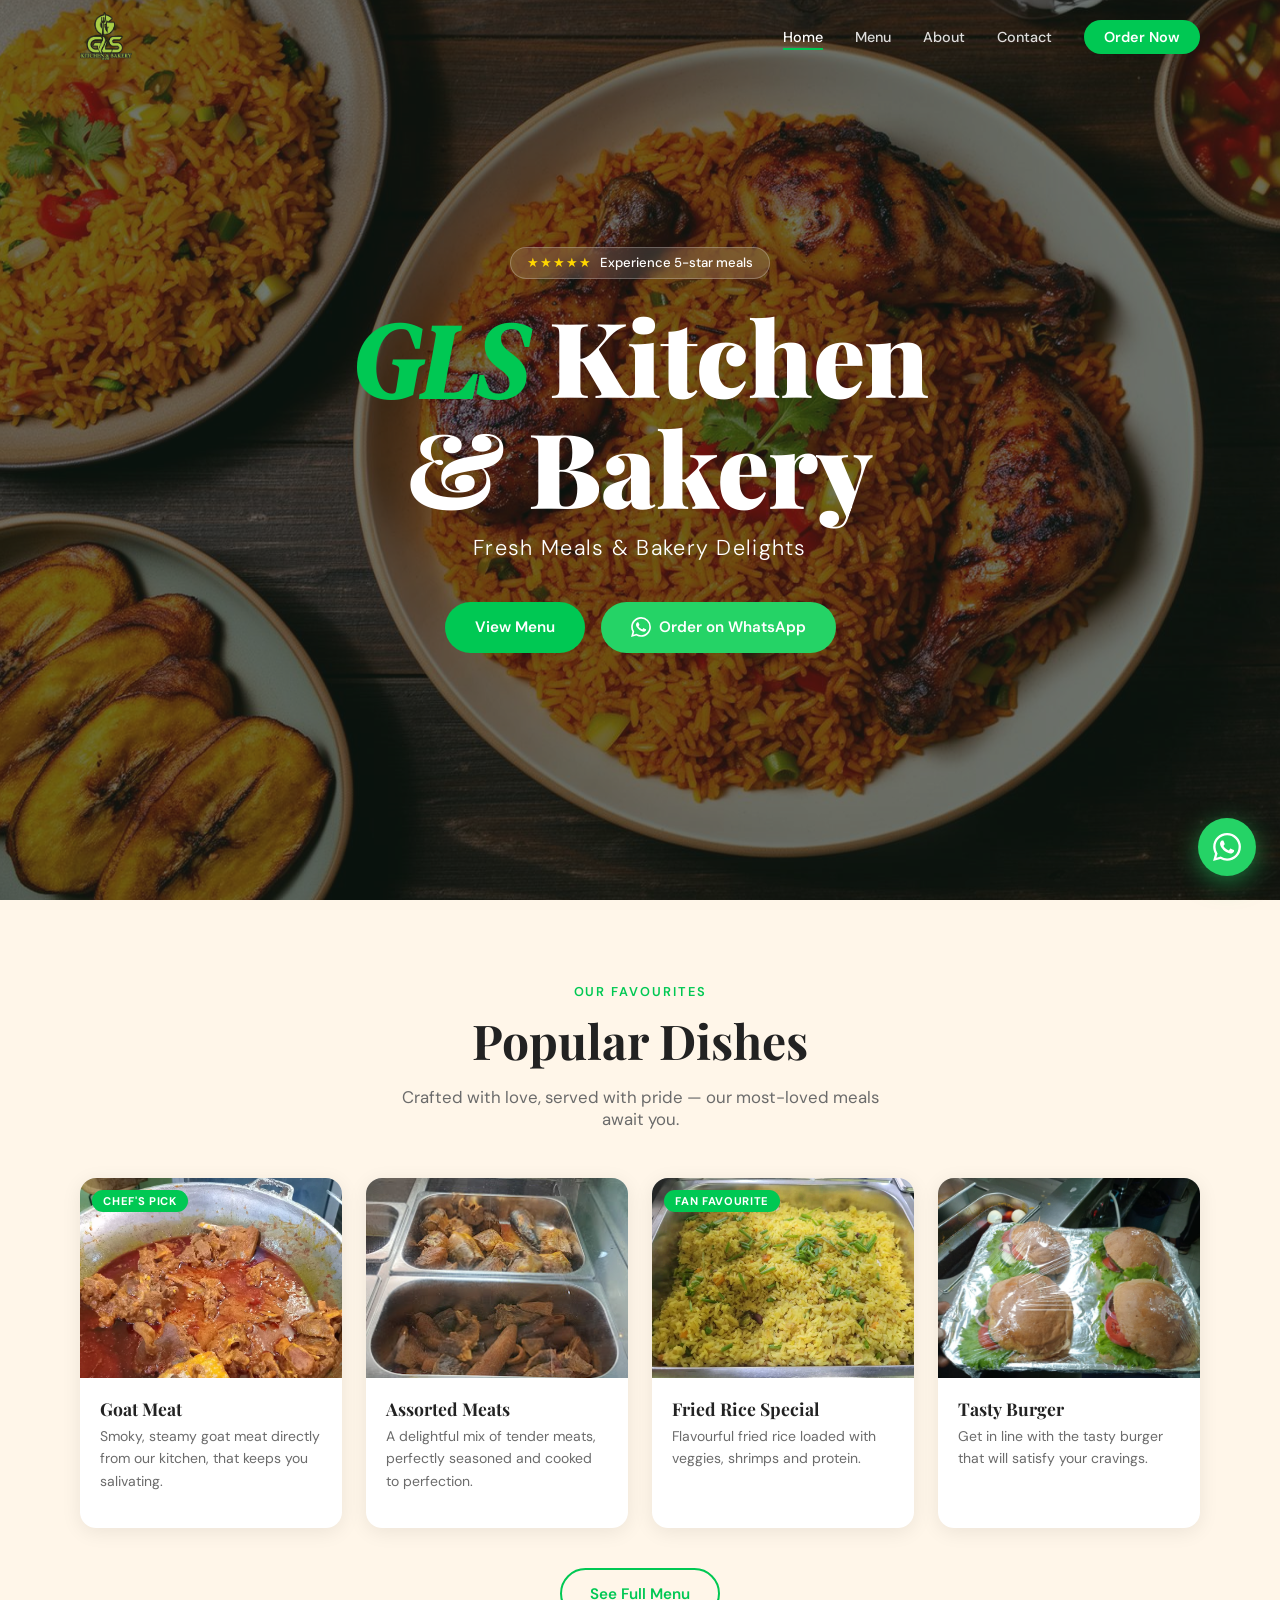
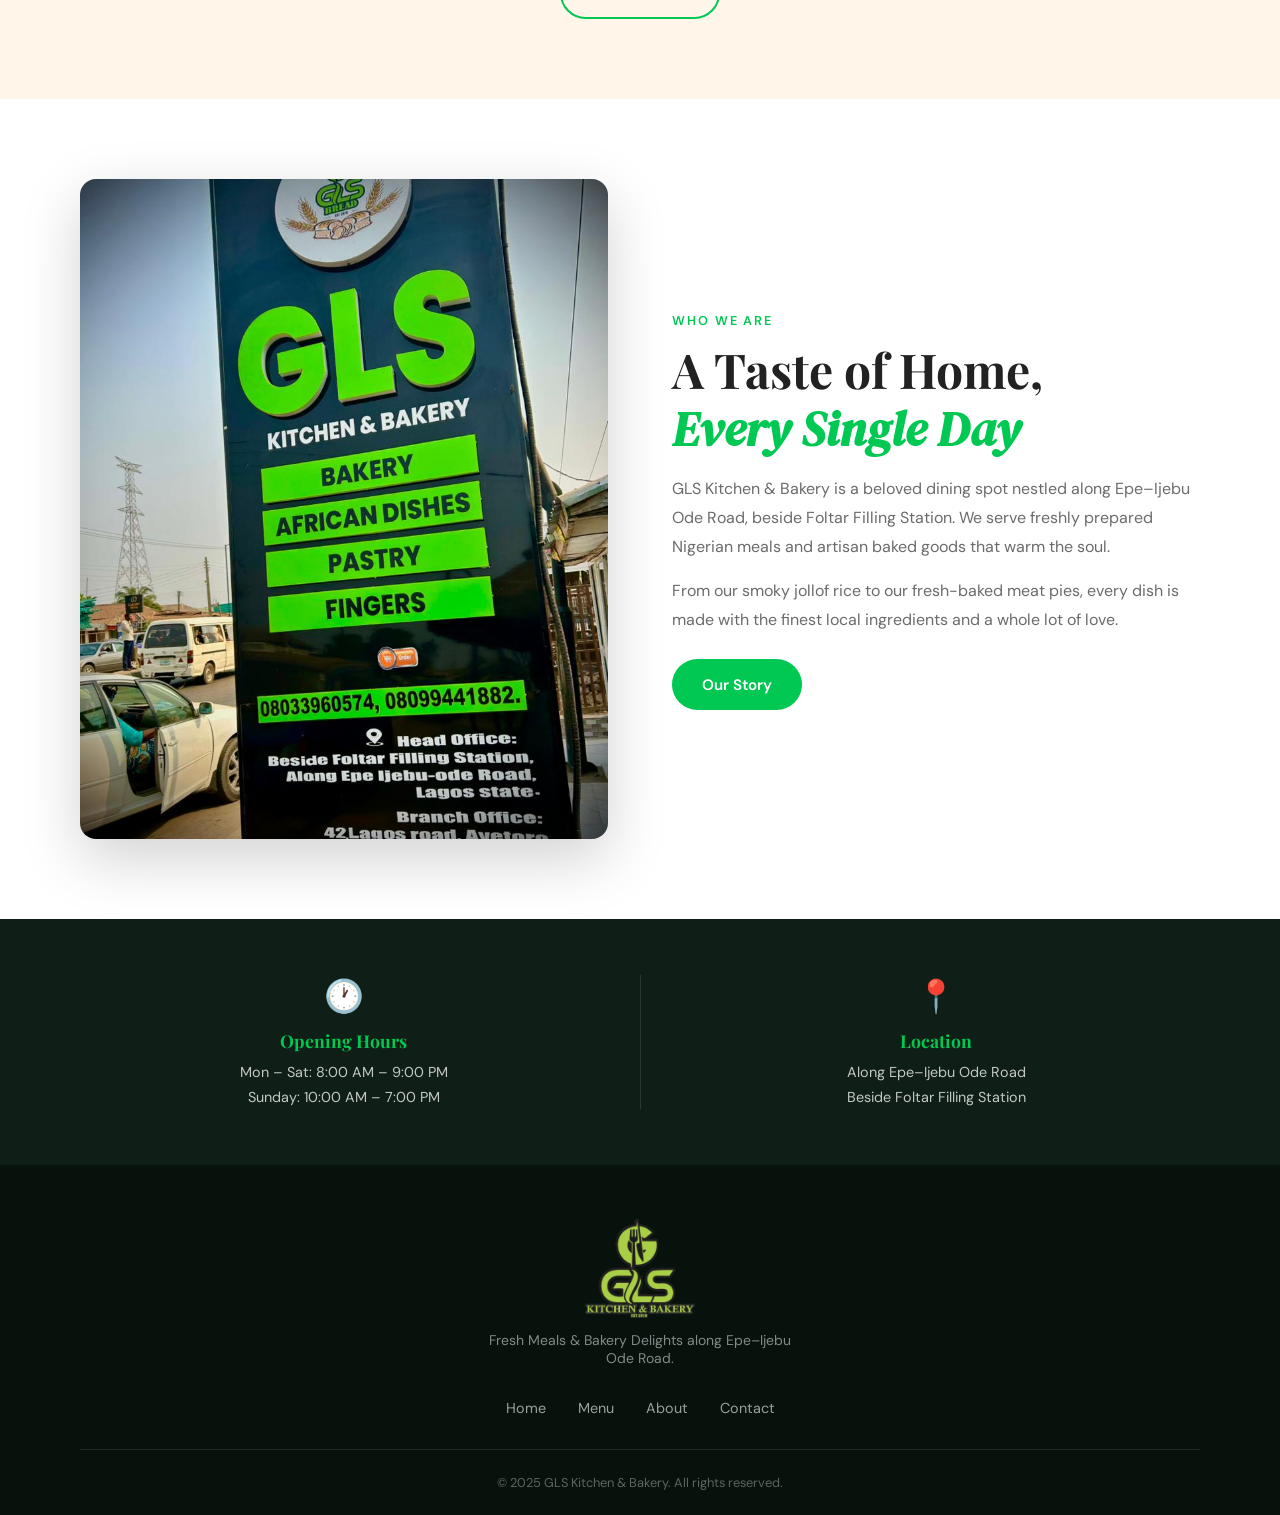
<file: index.html>
﻿<!DOCTYPE html>
<html lang="en">
<head>
  <meta charset="UTF-8" />
  <meta name="viewport" content="width=device-width, initial-scale=1.0" />
  <link rel="icon" type="image/png" href="images/gls_logo-removebg-preview.png" />
  <link rel="apple-touch-icon" href="images/gls_logo-removebg-preview.png" />
  <title>GLS Kitchen & Bakery — Fresh Meals & Bakery Delights</title>
  <link rel="preconnect" href="https://fonts.googleapis.com" />
  <link rel="preconnect" href="https://fonts.gstatic.com" crossorigin />
  <link href="https://fonts.googleapis.com/css2?family=Playfair+Display:ital,wght@0,700;0,900;1,700&family=DM+Sans:wght@300;400;500;600&family=DM+Serif+Display:ital@0;1&display=swap" rel="stylesheet" />
  <style>
/* ============================================================
   GLS Kitchen & Bakery — Main Stylesheet
   ============================================================ */

:root {
  --green: #00C853;
  --green-mid: #4CAF50;
  --dark: #0F1F17;
  --dark2: #162c1e;
  --warm: #FFF6E9;
  --warm2: #FFF0D6;
  --text: #222222;
  --muted: #6B6B6B;
  --white: #ffffff;
  --wa: #25D366;
  --card-radius: 16px;
  --nav-h: 72px;
  --transition: 0.3s cubic-bezier(0.4, 0, 0.2, 1);
}

*, *::before, *::after { box-sizing: border-box; margin: 0; padding: 0; }

html { scroll-behavior: smooth; font-size: 16px; }

body {
  font-family: 'DM Sans', sans-serif;
  color: var(--text);
  background: var(--white);
  overflow-x: hidden;
}

img { display: block; width: 100%; height: 100%; object-fit: cover; }
a { text-decoration: none; color: inherit; }

/* â”€â”€ TYPOGRAPHY â”€â”€â”€â”€â”€â”€â”€â”€â”€â”€â”€â”€â”€â”€â”€â”€â”€â”€â”€â”€â”€â”€â”€â”€â”€â”€â”€â”€â”€â”€â”€â”€â”€â”€â”€â”€â”€â”€â”€â”€â”€â”€â”€â”€ */
h1, h2, h3 { font-family: 'Playfair Display', serif; line-height: 1.2; }
h2 { font-size: clamp(2rem, 5vw, 3rem); }
h3 { font-size: 1.25rem; }
em { font-family: 'DM Serif Display', serif; font-style: italic; color: var(--green); }

.container {
  width: min(100%, 1160px);
  margin-inline: auto;
  padding-inline: 1.25rem;
}

/* â”€â”€ BUTTONS â”€â”€â”€â”€â”€â”€â”€â”€â”€â”€â”€â”€â”€â”€â”€â”€â”€â”€â”€â”€â”€â”€â”€â”€â”€â”€â”€â”€â”€â”€â”€â”€â”€â”€â”€â”€â”€â”€â”€â”€â”€â”€â”€â”€â”€â”€â”€â”€ */
.btn {
  display: inline-flex;
  align-items: center;
  gap: 0.5rem;
  padding: 0.85rem 1.75rem;
  border-radius: 50px;
  font-family: 'DM Sans', sans-serif;
  font-weight: 600;
  font-size: 0.95rem;
  transition: all var(--transition);
  cursor: pointer;
  border: 2px solid transparent;
}
.btn-primary {
  background: var(--green);
  color: var(--white);
}
.btn-primary:hover { background: #00a844; transform: translateY(-2px); box-shadow: 0 8px 24px rgba(0,200,83,0.35); }
.btn-whatsapp {
  background: var(--wa);
  color: var(--white);
}
.btn-whatsapp:hover { background: #1aad54; transform: translateY(-2px); box-shadow: 0 8px 24px rgba(37,211,102,0.4); }
.btn-outline {
  background: transparent;
  color: var(--green);
  border-color: var(--green);
}
.btn-outline:hover { background: var(--green); color: var(--white); transform: translateY(-2px); }

/* â”€â”€ NAVBAR â”€â”€â”€â”€â”€â”€â”€â”€â”€â”€â”€â”€â”€â”€â”€â”€â”€â”€â”€â”€â”€â”€â”€â”€â”€â”€â”€â”€â”€â”€â”€â”€â”€â”€â”€â”€â”€â”€â”€â”€â”€â”€â”€â”€â”€â”€â”€â”€â”€ */
.navbar {
  position: fixed;
  top: 0; left: 0; right: 0;
  z-index: 1000;
  height: var(--nav-h);
  background: transparent;
  transition: background var(--transition), box-shadow var(--transition);
}
.navbar.scrolled {
  background: rgba(15,31,23,0.97);
  box-shadow: 0 2px 20px rgba(0,0,0,0.3);
  backdrop-filter: blur(12px);
}
.nav-inner {
  display: flex;
  align-items: center;
  justify-content: space-between;
  height: 100%;
  padding-inline: 1.25rem;
  max-width: 1160px;
  margin-inline: auto;
}
.logo {
  display: flex;
  align-items: center;
  gap: 0.5rem;
  color: var(--white);
}
.logo .logo-img { width: 52px; height: 52px; object-fit: contain; display: block; }

.nav-links {
  display: flex;
  align-items: center;
  gap: 2rem;
  list-style: none;
}
.nav-links a {
  color: rgba(255,255,255,0.85);
  font-size: 0.9rem;
  font-weight: 500;
  transition: color var(--transition);
  position: relative;
}
.nav-links a::after {
  content: '';
  position: absolute;
  bottom: -4px; left: 0;
  width: 0; height: 2px;
  background: var(--green);
  transition: width var(--transition);
}
.nav-links a:hover, .nav-links a.active { color: var(--white); }
.nav-links a:hover::after, .nav-links a.active::after { width: 100%; }
.nav-cta {
  background: var(--green) !important;
  color: var(--white) !important;
  padding: 0.5rem 1.25rem;
  border-radius: 50px;
  font-weight: 600 !important;
}
.nav-cta::after { display: none !important; }
.nav-cta:hover { background: #00a844 !important; transform: translateY(-1px); }

.hamburger {
  display: none;
  flex-direction: column;
  justify-content: center;
  align-items: center;
  gap: 5px;
  background: rgba(255,255,255,0.1);
  border: 1px solid rgba(255,255,255,0.2);
  border-radius: 8px;
  cursor: pointer;
  padding: 0.5rem 0.6rem;
  width: 42px;
  height: 42px;
  flex-shrink: 0;
  z-index: 1100;
  position: relative;
}
.hamburger span {
  display: block;
  width: 22px; height: 2px;
  background: var(--white);
  border-radius: 2px;
  transition: all 0.35s cubic-bezier(0.4, 0, 0.2, 1);
  transform-origin: center;
}
.hamburger.open { background: rgba(0,200,83,0.15); border-color: rgba(0,200,83,0.4); }
.hamburger.open span:nth-child(1) { transform: translateY(7px) rotate(45deg); }
.hamburger.open span:nth-child(2) { opacity: 0; transform: scaleX(0); }
.hamburger.open span:nth-child(3) { transform: translateY(-7px) rotate(-45deg); }

/* â”€â”€ HERO â”€â”€â”€â”€â”€â”€â”€â”€â”€â”€â”€â”€â”€â”€â”€â”€â”€â”€â”€â”€â”€â”€â”€â”€â”€â”€â”€â”€â”€â”€â”€â”€â”€â”€â”€â”€â”€â”€â”€â”€â”€â”€â”€â”€â”€â”€â”€â”€â”€â”€â”€ */
.hero {
  position: relative;
  height: 100svh;
  min-height: 620px;
  display: flex;
  align-items: center;
  justify-content: center;
  text-align: center;
  overflow: hidden;
}
.hero-bg { position: absolute; inset: 0; }
.hero-img {
  width: 100%;
  height: 100%;
  object-fit: cover;
  object-position: center center;
  transform: scale(1.05);
  animation: heroZoom 12s ease-in-out infinite alternate;
}
@keyframes heroZoom {
  from { transform: scale(1.05); }
  to   { transform: scale(1.12); }
}
.hero-overlay {
  position: absolute; inset: 0;
  background: rgba(15,31,23,0.6);
}
.hero-content {
  position: relative;
  z-index: 2;
  color: var(--white);
  padding: 0 1rem;
  max-width: 780px;
}
.hero-badge {
  display: inline-flex;
  align-items: center;
  gap: 0.5rem;
  background: rgba(255,255,255,0.12);
  border: 1px solid rgba(255,255,255,0.25);
  backdrop-filter: blur(8px);
  padding: 0.4rem 1rem;
  border-radius: 50px;
  font-size: 0.82rem;
  font-weight: 500;
  margin-bottom: 1.5rem;
  animation: fadeDown 0.8s ease both;
}
.stars { color: #FFD700; letter-spacing: 1px; }
.hero-title {
  font-family: 'Playfair Display', serif;
  font-size: clamp(3rem, 10vw, 6.5rem);
  font-weight: 900;
  line-height: 1;
  margin-bottom: 1rem;
  animation: fadeDown 0.8s 0.2s ease both;
}
.hero-title em {
  font-family: 'DM Serif Display', serif;
  font-style: italic;
  color: var(--green);
}
.hero-tagline {
  font-size: clamp(1rem, 2.5vw, 1.35rem);
  font-weight: 300;
  letter-spacing: 0.06em;
  opacity: 0.85;
  margin-bottom: 2.5rem;
  animation: fadeDown 0.8s 0.4s ease both;
}
.hero-actions {
  display: flex;
  flex-wrap: wrap;
  gap: 1rem;
  justify-content: center;
  animation: fadeDown 0.8s 0.6s ease both;
}

.hero-scroll {
  position: absolute;
  bottom: 2rem; left: 50%;
  transform: translateX(-50%);
  display: flex; flex-direction: column; align-items: center;
  gap: 0.5rem; color: rgba(255,255,255,0.6);
  font-size: 0.75rem; letter-spacing: 0.1em;
  z-index: 2;
}
.scroll-line {
  width: 1px; height: 40px;
  background: linear-gradient(to bottom, rgba(255,255,255,0.6), transparent);
  animation: scrollPulse 2s ease-in-out infinite;
}
@keyframes scrollPulse {
  0%,100% { opacity: 1; transform: scaleY(1); }
  50% { opacity: 0.4; transform: scaleY(0.6); }
}

/* â”€â”€ SECTIONS â”€â”€â”€â”€â”€â”€â”€â”€â”€â”€â”€â”€â”€â”€â”€â”€â”€â”€â”€â”€â”€â”€â”€â”€â”€â”€â”€â”€â”€â”€â”€â”€â”€â”€â”€â”€â”€â”€â”€â”€â”€â”€â”€â”€â”€â”€â”€ */
.section { padding: 5rem 0; }
.section-header {
  text-align: center;
  margin-bottom: 3rem;
}
.section-label {
  display: inline-block;
  font-size: 0.8rem;
  font-weight: 600;
  letter-spacing: 0.15em;
  text-transform: uppercase;
  color: var(--green);
  margin-bottom: 0.75rem;
}
.section-header h2 { margin-bottom: 1rem; }
.section-header p { color: var(--muted); max-width: 520px; margin-inline: auto; font-size: 1.05rem; }

/* â”€â”€ POPULAR DISHES â”€â”€â”€â”€â”€â”€â”€â”€â”€â”€â”€â”€â”€â”€â”€â”€â”€â”€â”€â”€â”€â”€â”€â”€â”€â”€â”€â”€â”€â”€â”€â”€â”€â”€â”€â”€â”€â”€â”€â”€â”€ */
.popular { background: var(--warm); }
.dishes-grid {
  display: grid;
  grid-template-columns: repeat(auto-fill, minmax(260px, 1fr));
  gap: 1.5rem;
}
.dish-card {
  background: var(--white);
  border-radius: var(--card-radius);
  overflow: hidden;
  box-shadow: 0 4px 20px rgba(0,0,0,0.08);
  transition: transform var(--transition), box-shadow var(--transition);
}
.dish-card:hover { transform: translateY(-6px); box-shadow: 0 12px 36px rgba(0,0,0,0.14); }
.dish-img-wrap {
  position: relative;
  height: 200px;
  overflow: hidden;
}
.dish-img-wrap img { transition: transform 0.5s ease; }
.dish-card:hover .dish-img-wrap img { transform: scale(1.07); }
.dish-tag {
  position: absolute;
  top: 0.75rem; left: 0.75rem;
  background: var(--green);
  color: var(--white);
  font-size: 0.7rem;
  font-weight: 700;
  letter-spacing: 0.06em;
  padding: 0.25rem 0.7rem;
  border-radius: 50px;
  text-transform: uppercase;
}
.dish-info { padding: 1.25rem; }
.dish-info h3 { margin-bottom: 0.4rem; font-size: 1.1rem; }
.dish-info p { color: var(--muted); font-size: 0.875rem; line-height: 1.6; margin-bottom: 1rem; }
.dish-footer { display: flex; align-items: center; justify-content: space-between; }
.price { font-size: 1.15rem; font-weight: 700; color: var(--green); }
.order-btn {
  background: var(--dark);
  color: var(--white);
  padding: 0.45rem 1rem;
  border-radius: 50px;
  font-size: 0.82rem;
  font-weight: 600;
  transition: all var(--transition);
}
.order-btn:hover { background: var(--green); }

.section-cta { text-align: center; margin-top: 2.5rem; }

/* â”€â”€ ABOUT PREVIEW â”€â”€â”€â”€â”€â”€â”€â”€â”€â”€â”€â”€â”€â”€â”€â”€â”€â”€â”€â”€â”€â”€â”€â”€â”€â”€â”€â”€â”€â”€â”€â”€â”€â”€â”€â”€â”€â”€â”€â”€â”€â”€ */
.about-preview { background: var(--white); overflow: hidden; }
.about-grid {
  display: grid;
  grid-template-columns: 1fr 1fr;
  gap: 4rem;
  align-items: center;
}
.about-img-stack {
  position: relative;
  border-radius: var(--card-radius);
  overflow: hidden;
  aspect-ratio: 4/5;
  box-shadow: 0 20px 60px rgba(0,0,0,0.18);
}
.about-img-main { width: 100%; height: 100%; }
.about-text-col h2 { margin-bottom: 1rem; }
.about-text-col p { color: var(--muted); line-height: 1.8; margin-bottom: 1rem; }
.about-text-col .btn { margin-top: 0.5rem; }

/* â”€â”€ INFO STRIP â”€â”€â”€â”€â”€â”€â”€â”€â”€â”€â”€â”€â”€â”€â”€â”€â”€â”€â”€â”€â”€â”€â”€â”€â”€â”€â”€â”€â”€â”€â”€â”€â”€â”€â”€â”€â”€â”€â”€â”€â”€â”€â”€â”€â”€ */
.info-strip {
  background: var(--dark);
  color: var(--white);
  padding: 3.5rem 0;
}
.info-strip-grid {
  display: flex;
  flex-wrap: wrap;
  gap: 2rem;
  justify-content: center;
  align-items: flex-start;
}
.info-card { text-align: center; flex: 1; min-width: 200px; }
.info-icon { font-size: 2rem; margin-bottom: 0.75rem; }
.info-card h4 { font-family: 'Playfair Display', serif; font-size: 1.1rem; margin-bottom: 0.5rem; color: var(--green); }
.info-card p { font-size: 0.9rem; opacity: 0.75; line-height: 1.7; }
.info-divider { width: 1px; background: rgba(255,255,255,0.12); align-self: stretch; min-height: 80px; }

/* â”€â”€ FOOTER â”€â”€â”€â”€â”€â”€â”€â”€â”€â”€â”€â”€â”€â”€â”€â”€â”€â”€â”€â”€â”€â”€â”€â”€â”€â”€â”€â”€â”€â”€â”€â”€â”€â”€â”€â”€â”€â”€â”€â”€â”€â”€â”€â”€â”€â”€â”€â”€â”€ */
.footer {
  background: #07120d;
  color: var(--white);
  padding: 3rem 0 1.5rem;
}
.footer-inner { display: flex; flex-direction: column; align-items: center; gap: 2rem; text-align: center; }
.footer-brand { display: flex; flex-direction: column; align-items: center; gap: 0.5rem; }
.footer-brand .logo-img { width: 110px; height: 110px; object-fit: contain; display: block; }
.footer-brand p { color: rgba(255,255,255,0.5); font-size: 0.875rem; max-width: 320px; }
.footer-links { display: flex; gap: 2rem; flex-wrap: wrap; justify-content: center; }
.footer-links a { color: rgba(255,255,255,0.6); font-size: 0.9rem; transition: color var(--transition); }
.footer-links a:hover { color: var(--green); }
.footer-bottom { border-top: 1px solid rgba(255,255,255,0.1); width: 100%; padding-top: 1.5rem; }
.footer-bottom p { color: rgba(255,255,255,0.35); font-size: 0.8rem; }

/* â”€â”€ WHATSAPP FLOAT â”€â”€â”€â”€â”€â”€â”€â”€â”€â”€â”€â”€â”€â”€â”€â”€â”€â”€â”€â”€â”€â”€â”€â”€â”€â”€â”€â”€â”€â”€â”€â”€â”€â”€â”€â”€â”€â”€â”€â”€â”€ */
.wa-float {
  position: fixed;
  bottom: 1.5rem; right: 1.5rem;
  width: 58px; height: 58px;
  border-radius: 50%;
  background: var(--wa);
  display: flex; align-items: center; justify-content: center;
  box-shadow: 0 6px 24px rgba(37,211,102,0.5);
  z-index: 999;
  transition: transform var(--transition), box-shadow var(--transition);
  animation: waPulse 2.5s ease infinite;
}
.wa-float:hover { transform: scale(1.12); box-shadow: 0 10px 32px rgba(37,211,102,0.65); }
@keyframes waPulse {
  0%,100% { box-shadow: 0 6px 24px rgba(37,211,102,0.5); }
  50%      { box-shadow: 0 6px 36px rgba(37,211,102,0.75); }
}

/* â”€â”€ PAGE HERO (inner pages) â”€â”€â”€â”€â”€â”€â”€â”€â”€â”€â”€â”€â”€â”€â”€â”€â”€â”€â”€â”€â”€â”€â”€â”€â”€â”€â”€â”€â”€â”€â”€â”€ */
.page-hero {
  padding: calc(var(--nav-h) + 3rem) 0 3rem;
  background: var(--dark);
  color: var(--white);
  text-align: center;
}
.page-hero h1 { font-size: clamp(2rem, 6vw, 3.5rem); margin-bottom: 0.75rem; }
.page-hero p { opacity: 0.7; font-size: 1.05rem; max-width: 480px; margin-inline: auto; }

/* â”€â”€ MENU PAGE â”€â”€â”€â”€â”€â”€â”€â”€â”€â”€â”€â”€â”€â”€â”€â”€â”€â”€â”€â”€â”€â”€â”€â”€â”€â”€â”€â”€â”€â”€â”€â”€â”€â”€â”€â”€â”€â”€â”€â”€â”€â”€â”€â”€â”€â”€ */
.menu-page { background: var(--warm); }
.menu-tabs {
  display: flex;
  gap: 0.75rem;
  flex-wrap: wrap;
  justify-content: center;
  margin-bottom: 2.5rem;
}
.tab-btn {
  padding: 0.6rem 1.4rem;
  border-radius: 50px;
  border: 2px solid var(--green);
  background: transparent;
  color: var(--green);
  font-family: 'DM Sans', sans-serif;
  font-size: 0.875rem;
  font-weight: 600;
  cursor: pointer;
  transition: all var(--transition);
}
.tab-btn:hover, .tab-btn.active {
  background: var(--green);
  color: var(--white);
}
.menu-category { display: none; }
.menu-category.active { display: block; }
.menu-category-title {
  font-size: 1.5rem;
  font-family: 'Playfair Display', serif;
  margin-bottom: 1.5rem;
  color: var(--dark);
}
.menu-grid {
  display: grid;
  grid-template-columns: repeat(auto-fill, minmax(260px, 1fr));
  gap: 1.5rem;
}
.menu-card {
  background: var(--white);
  border-radius: var(--card-radius);
  overflow: hidden;
  box-shadow: 0 4px 16px rgba(0,0,0,0.07);
  transition: transform var(--transition), box-shadow var(--transition);
}
.menu-card:hover { transform: translateY(-5px); box-shadow: 0 12px 32px rgba(0,0,0,0.13); }
.menu-card-img { height: 190px; overflow: hidden; }
.menu-card-img img { transition: transform 0.5s ease; }
.menu-card:hover .menu-card-img img { transform: scale(1.07); }
.menu-card-body { padding: 1.1rem 1.25rem 1.25rem; }
.menu-card-body h3 { font-size: 1.05rem; margin-bottom: 0.3rem; }
.menu-card-body p { color: var(--muted); font-size: 0.83rem; line-height: 1.6; margin-bottom: 0.9rem; }
.menu-card-footer { display: flex; align-items: center; justify-content: space-between; }

/* â”€â”€ ABOUT PAGE â”€â”€â”€â”€â”€â”€â”€â”€â”€â”€â”€â”€â”€â”€â”€â”€â”€â”€â”€â”€â”€â”€â”€â”€â”€â”€â”€â”€â”€â”€â”€â”€â”€â”€â”€â”€â”€â”€â”€â”€â”€â”€â”€â”€â”€ */
.about-story { background: var(--white); }
.about-story-grid {
  display: grid;
  grid-template-columns: 1fr 1fr;
  gap: 3.5rem;
  align-items: start;
}
.story-img { border-radius: var(--card-radius); overflow: hidden; aspect-ratio: 4/3; box-shadow: 0 16px 48px rgba(0,0,0,0.14); }
.story-text h2 { margin-bottom: 1.25rem; }
.story-text p { color: var(--muted); line-height: 1.9; margin-bottom: 1rem; }
.values-grid {
  display: grid;
  grid-template-columns: repeat(auto-fill, minmax(200px, 1fr));
  gap: 1.5rem;
  margin-top: 2rem;
}
.value-card {
  background: var(--warm);
  border-radius: 12px;
  padding: 1.5rem;
  text-align: center;
}
.value-icon { font-size: 2rem; margin-bottom: 0.75rem; }
.value-card h4 { font-family: 'Playfair Display', serif; font-size: 1rem; margin-bottom: 0.4rem; color: var(--dark); }
.value-card p { color: var(--muted); font-size: 0.82rem; line-height: 1.6; }

/* â”€â”€ CONTACT PAGE â”€â”€â”€â”€â”€â”€â”€â”€â”€â”€â”€â”€â”€â”€â”€â”€â”€â”€â”€â”€â”€â”€â”€â”€â”€â”€â”€â”€â”€â”€â”€â”€â”€â”€â”€â”€â”€â”€â”€â”€â”€â”€â”€ */
.contact-page { background: var(--warm); }
.contact-grid {
  display: grid;
  grid-template-columns: 1fr 1fr;
  gap: 2.5rem;
  align-items: start;
}
.contact-info { display: flex; flex-direction: column; gap: 1.5rem; }
.contact-block {
  background: var(--white);
  border-radius: var(--card-radius);
  padding: 1.5rem;
  box-shadow: 0 4px 16px rgba(0,0,0,0.06);
}
.contact-block-icon { font-size: 1.75rem; margin-bottom: 0.75rem; }
.contact-block h4 { font-family: 'Playfair Display', serif; font-size: 1.1rem; margin-bottom: 0.5rem; color: var(--dark); }
.contact-block p { color: var(--muted); font-size: 0.9rem; line-height: 1.7; }
.contact-block a { color: var(--green); font-weight: 600; }
.map-wrap {
  border-radius: var(--card-radius);
  overflow: hidden;
  box-shadow: 0 8px 32px rgba(0,0,0,0.12);
  height: 100%;
  min-height: 420px;
}
.map-wrap iframe { width: 100%; height: 100%; min-height: 420px; border: none; display: block; }
.contact-ctas { display: flex; flex-wrap: wrap; gap: 1rem; margin-top: 0.5rem; }

/* Backdrop hidden on desktop */
.nav-backdrop { display: none; }

/* â”€â”€ AOS ANIMATIONS â”€â”€â”€â”€â”€â”€â”€â”€â”€â”€â”€â”€â”€â”€â”€â”€â”€â”€â”€â”€â”€â”€â”€â”€â”€â”€â”€â”€â”€â”€â”€â”€â”€â”€â”€â”€â”€â”€â”€â”€â”€ */
[data-aos] {
  opacity: 0;
  transform: translateY(28px);
  transition: opacity 0.7s ease, transform 0.7s ease;
}
[data-aos].aos-in {
  opacity: 1;
  transform: none;
}

@keyframes fadeDown {
  from { opacity: 0; transform: translateY(-20px); }
  to   { opacity: 1; transform: none; }
}

/* â”€â”€ RESPONSIVE â”€â”€â”€â”€â”€â”€â”€â”€â”€â”€â”€â”€â”€â”€â”€â”€â”€â”€â”€â”€â”€â”€â”€â”€â”€â”€â”€â”€â”€â”€â”€â”€â”€â”€â”€â”€â”€â”€â”€â”€â”€â”€â”€â”€â”€ */
@media (max-width: 900px) {
  .about-grid, .about-story-grid, .contact-grid { grid-template-columns: 1fr; }
  .info-divider { display: none; }
}

@media (max-width: 768px) {
  /* Show hamburger */
  .hamburger { display: flex; }
  .navbar.scrolled { backdrop-filter: none; }

  /* Mobile nav drawer - slides in from right */
  .nav-links {
    position: fixed;
    top: 0; right: 0;
    width: min(80vw, 300px);
    height: 100dvh;
    background: var(--dark2);
    border-left: 1px solid rgba(0,200,83,0.15);
    flex-direction: column;
    justify-content: flex-start;
    align-items: stretch;
    gap: 0;
    padding: calc(var(--nav-h) + 1.5rem) 0 2rem;
    list-style: none;
    transform: translateX(100%);
    transition: transform 0.38s cubic-bezier(0.4, 0, 0.2, 1);
    z-index: 1050;
    box-shadow: -8px 0 40px rgba(0,0,0,0.4);
    overflow-y: auto;
  }
  .nav-links.open { transform: translateX(0); }

  /* Individual link rows */
  .nav-links li { border-bottom: 1px solid rgba(255,255,255,0.06); }
  .nav-links a {
    display: block;
    padding: 1rem 1.75rem;
    font-size: 1rem;
    font-weight: 500;
    color: rgba(255,255,255,0.82);
    transition: color var(--transition), background var(--transition), padding-left var(--transition);
  }
  .nav-links a:hover,
  .nav-links a.active {
    color: var(--white);
    background: rgba(0,200,83,0.08);
    padding-left: 2.25rem;
  }
  .nav-links a::after { display: none; }

  /* Order Now CTA inside drawer */
  .nav-links li:last-child { border-bottom: none; padding: 1.5rem 1.75rem 0; }
  .nav-cta {
    display: block !important;
    text-align: center;
    background: var(--green) !important;
    color: var(--white) !important;
    border-radius: 50px;
    padding: 0.85rem 1.5rem !important;
    font-size: 0.95rem !important;
    font-weight: 700 !important;
    transform: none !important;
  }
  .nav-cta:hover { background: #00a844 !important; padding-left: 1.5rem !important; }

  /* Backdrop */
  .nav-backdrop {
    display: block;
    position: fixed;
    inset: 0;
    background: rgba(0,0,0,0.55);
    backdrop-filter: none;
    z-index: 990;
    opacity: 0;
    pointer-events: none;
    transition: opacity 0.38s ease;
  }
  .nav-backdrop.open { opacity: 1; pointer-events: all; }

  /* Page layout */
  .hero {
    height: 80svh;
    min-height: 520px;
  }
  .hero-title { font-size: clamp(2.5rem, 12vw, 4rem); }
  .hero-img {
    object-position: 58% center;
    transform: scale(1.02);
    animation: none;
  }
  .hero-actions { flex-direction: column; align-items: center; }
  .section { padding: 3.5rem 0; }
  .about-grid { gap: 2rem; }
  .about-text-col { order: -1; }
}

@media (max-width: 480px) {
  .hero {
    height: 75svh;
    min-height: 460px;
  }
  .hero-img { object-position: 60% center; }
  .dishes-grid, .menu-grid { grid-template-columns: 1fr; }
  .values-grid { grid-template-columns: 1fr 1fr; }
  .nav-links { width: 100%; border-left: none; }
}

  </style>
</head>
<body>

  <!-- NAV -->
  <nav class="navbar" id="navbar">
    <div class="nav-inner">
      <a href="index.html" class="logo">
        <img src="images/gls logo.png" alt="GLS Kitchen &amp; Bakery logo" class="logo-img" />
      </a>
      <button class="hamburger" id="hamburger" aria-label="Toggle menu">
        <span></span><span></span><span></span>
      </button>
      <ul class="nav-links" id="navLinks">
        <li><a href="index.html" class="active">Home</a></li>
        <li><a href="menu.html">Menu</a></li>
        <li><a href="about.html">About</a></li>
        <li><a href="contact.html">Contact</a></li>
        <li><a href="https://wa.me/2348105615458" class="nav-cta" target="_blank">Order Now</a></li>
      </ul>
    </div>
  </nav>

  <!-- HERO -->
  <section class="hero">
    <div class="hero-bg">
      <img src="images/gls1.jpg" alt="Jollof rice with grilled chicken and plantain" class="hero-img" />
      <div class="hero-overlay"></div>
    </div>
    <div class="hero-content">
      <div class="hero-badge">
        <span class="stars">&#9733;&#9733;&#9733;&#9733;&#9733;</span>
        <span>Experience 5-star meals</span>
      </div>
      <h1 class="hero-title">
        <em>GLS</em> Kitchen<br />&amp; Bakery
      </h1>
      <p class="hero-tagline">Fresh Meals &amp; Bakery Delights</p>
      <div class="hero-actions">
        <a href="menu.html" class="btn btn-primary">View Menu</a>
        <a href="https://wa.me/2348105615458" class="btn btn-whatsapp" target="_blank">
          <svg width="20" height="20" viewBox="0 0 24 24" fill="currentColor"><path d="M17.472 14.382c-.297-.149-1.758-.867-2.03-.967-.273-.099-.471-.148-.67.15-.197.297-.767.966-.94 1.164-.173.199-.347.223-.644.075-.297-.15-1.255-.463-2.39-1.475-.883-.788-1.48-1.761-1.653-2.059-.173-.297-.018-.458.13-.606.134-.133.298-.347.446-.52.149-.174.198-.298.298-.497.099-.198.05-.371-.025-.52-.075-.149-.669-1.612-.916-2.207-.242-.579-.487-.5-.669-.51-.173-.008-.371-.01-.57-.01-.198 0-.52.074-.792.372-.272.297-1.04 1.016-1.04 2.479 0 1.462 1.065 2.875 1.213 3.074.149.198 2.096 3.2 5.077 4.487.709.306 1.262.489 1.694.625.712.227 1.36.195 1.871.118.571-.085 1.758-.719 2.006-1.413.248-.694.248-1.289.173-1.413-.074-.124-.272-.198-.57-.347m-5.421 7.403h-.004a9.87 9.87 0 01-5.031-1.378l-.361-.214-3.741.982.998-3.648-.235-.374a9.86 9.86 0 01-1.51-5.26c.001-5.45 4.436-9.884 9.888-9.884 2.64 0 5.122 1.03 6.988 2.898a9.825 9.825 0 012.893 6.994c-.003 5.45-4.437 9.884-9.885 9.884m8.413-18.297A11.815 11.815 0 0012.05 0C5.495 0 .16 5.335.157 11.892c0 2.096.547 4.142 1.588 5.945L.057 24l6.305-1.654a11.882 11.882 0 005.683 1.448h.005c6.554 0 11.89-5.335 11.893-11.893a11.821 11.821 0 00-3.48-8.413z"/></svg>
          Order on WhatsApp
        </a>
      </div>
    </div>
  </section>

  <!-- POPULAR DISHES -->
  <section class="section popular">
    <div class="container">
      <div class="section-header">
        <span class="section-label">Our Favourites</span>
        <h2>Popular Dishes</h2>
        <p>Crafted with love, served with pride — our most-loved meals await you.</p>
      </div>
      <div class="dishes-grid">
        <div class="dish-card" data-aos>
          <div class="dish-img-wrap">
            <img src="images/stew.webp" alt="Nigerian Stew & Rice" loading="lazy" />
            <span class="dish-tag">Chef's Pick</span>
          </div>
          <div class="dish-info">
            <h3>Goat Meat </h3>
            <p>Smoky, steamy goat meat directly from our kitchen, that keeps you salivating.</p>
          </div>
        </div>
        <div class="dish-card" data-aos>
          <div class="dish-img-wrap">
            <img src="images/servefood.jpg" alt="GLS Kitchen Assorted Meats" loading="lazy" />
          </div>
          <div class="dish-info">
            <h3>Assorted Meats</h3>
            <p>A delightful mix of tender meats, perfectly seasoned and cooked to perfection.</p>
          </div>
        </div>
        <div class="dish-card" data-aos>
          <div class="dish-img-wrap">
            <img src="images/fried_rice.webp" alt="GLS Fried Rice Special" loading="lazy" />
            <span class="dish-tag">Fan Favourite</span>
          </div>
          <div class="dish-info">
            <h3>Fried Rice Special</h3>
            <p>Flavourful fried rice loaded with veggies, shrimps and protein.</p>
          </div>
        </div>
        <div class="dish-card" data-aos>
          <div class="dish-img-wrap">
            <img src="images/burger.webp" alt="GLS Kitchen Burger" loading="lazy" />
          </div>
          <div class="dish-info">
            <h3>Tasty Burger</h3>
            <p>Get in line with the tasty burger that will satisfy your cravings.</p>
          </div>
        </div>
      </div>
      <div class="section-cta">
        <a href="menu.html" class="btn btn-outline">See Full Menu</a>
      </div>
    </div>
  </section>

  <!-- ABOUT PREVIEW -->
  <section class="section about-preview">
    <div class="container about-grid">
      <div class="about-img-col" data-aos>
        <div class="about-img-stack">
          <img src="images/gls outside.jpeg" alt="GLS Kitchen packed meals" class="about-img-main" />
        </div>
      </div>
      <div class="about-text-col" data-aos>
        <span class="section-label">Who We Are</span>
        <h2>A Taste of Home,<br /><em>Every Single Day</em></h2>
        <p>GLS Kitchen &amp; Bakery is a beloved dining spot nestled along Epe–Ijebu Ode Road, beside Foltar Filling Station. We serve freshly prepared Nigerian meals and artisan baked goods that warm the soul.</p>
        <p>From our smoky jollof rice to our fresh-baked meat pies, every dish is made with the finest local ingredients and a whole lot of love.</p>
        <a href="about.html" class="btn btn-primary">Our Story</a>
      </div>
    </div>
  </section>

  <!-- HOURS + LOCATION STRIP -->
  <section class="info-strip">
    <div class="container info-strip-grid">
      <div class="info-card">
        <div class="info-icon">&#128336;</div>
        <h4>Opening Hours</h4>
        <p>Mon – Sat: 8:00 AM – 9:00 PM</p>
        <p>Sunday: 10:00 AM – 7:00 PM</p>
      </div>
      <div class="info-divider"></div>
      <div class="info-card">
        <div class="info-icon">&#128205;</div>
        <h4>Location</h4>
        <p>Along Epe–Ijebu Ode Road</p>
        <p>Beside Foltar Filling Station</p>
      </div>
    </div>
  </section>

  <!-- FOOTER -->
  <footer class="footer">
    <div class="container footer-inner">
      <div class="footer-brand">
        <img src="images/gls logo.png" alt="GLS Kitchen &amp; Bakery logo" class="logo-img" />
        <p>Fresh Meals &amp; Bakery Delights along Epe–Ijebu Ode Road.</p>
      </div>
      <div class="footer-links">
        <a href="index.html">Home</a>
        <a href="menu.html">Menu</a>
        <a href="about.html">About</a>
        <a href="contact.html">Contact</a>
      </div>
      <div class="footer-bottom">
        <p>© 2025 GLS Kitchen &amp; Bakery. All rights reserved.</p>
      </div>
    </div>
  </footer>

  <!-- FLOATING WHATSAPP -->
  <a href="https://wa.me/2348105615458" class="wa-float" target="_blank" aria-label="Chat on WhatsApp">
    <svg width="28" height="28" viewBox="0 0 24 24" fill="white"><path d="M17.472 14.382c-.297-.149-1.758-.867-2.03-.967-.273-.099-.471-.148-.67.15-.197.297-.767.966-.94 1.164-.173.199-.347.223-.644.075-.297-.15-1.255-.463-2.39-1.475-.883-.788-1.48-1.761-1.653-2.059-.173-.297-.018-.458.13-.606.134-.133.298-.347.446-.52.149-.174.198-.298.298-.497.099-.198.05-.371-.025-.52-.075-.149-.669-1.612-.916-2.207-.242-.579-.487-.5-.669-.51-.173-.008-.371-.01-.57-.01-.198 0-.52.074-.792.372-.272.297-1.04 1.016-1.04 2.479 0 1.462 1.065 2.875 1.213 3.074.149.198 2.096 3.2 5.077 4.487.709.306 1.262.489 1.694.625.712.227 1.36.195 1.871.118.571-.085 1.758-.719 2.006-1.413.248-.694.248-1.289.173-1.413-.074-.124-.272-.198-.57-.347m-5.421 7.403h-.004a9.87 9.87 0 01-5.031-1.378l-.361-.214-3.741.982.998-3.648-.235-.374a9.86 9.86 0 01-1.51-5.26c.001-5.45 4.436-9.884 9.888-9.884 2.64 0 5.122 1.03 6.988 2.898a9.825 9.825 0 012.893 6.994c-.003 5.45-4.437 9.884-9.885 9.884m8.413-18.297A11.815 11.815 0 0012.05 0C5.495 0 .16 5.335.157 11.892c0 2.096.547 4.142 1.588 5.945L.057 24l6.305-1.654a11.882 11.882 0 005.683 1.448h.005c6.554 0 11.89-5.335 11.893-11.893a11.821 11.821 0 00-3.48-8.413z"/></svg>
  </a>

  <script>
/* ============================================================
   GLS Kitchen & Bakery — Main JavaScript
   ============================================================ */

// â”€â”€ NAVBAR SCROLL EFFECT â”€â”€â”€â”€â”€â”€â”€â”€â”€â”€â”€â”€â”€â”€â”€â”€â”€â”€â”€â”€â”€â”€â”€â”€â”€â”€â”€â”€â”€â”€â”€â”€â”€â”€â”€â”€â”€â”€
const navbar = document.getElementById('navbar');
if (navbar) {
  const handleScroll = () => {
    if (window.scrollY > 60) {
      navbar.classList.add('scrolled');
    } else {
      // Only remove 'scrolled' on home page (hero page)
      if (!navbar.classList.contains('scrolled') || document.querySelector('.hero')) {
        navbar.classList.toggle('scrolled', window.scrollY > 60);
      }
    }
  };

  // Inner pages: always keep scrolled
  if (!document.querySelector('.hero')) {
    navbar.classList.add('scrolled');
  } else {
    window.addEventListener('scroll', handleScroll, { passive: true });
  }
}

// â”€â”€ HAMBURGER MENU â”€â”€â”€â”€â”€â”€â”€â”€â”€â”€â”€â”€â”€â”€â”€â”€â”€â”€â”€â”€â”€â”€â”€â”€â”€â”€â”€â”€â”€â”€â”€â”€â”€â”€â”€â”€â”€â”€â”€â”€â”€â”€â”€â”€â”€
const hamburger = document.getElementById('hamburger');
const navLinks  = document.getElementById('navLinks');

// Inject backdrop element
const backdrop = document.createElement('div');
backdrop.className = 'nav-backdrop';
document.body.appendChild(backdrop);

function openMenu() {
  hamburger.classList.add('open');
  navLinks.classList.add('open');
  backdrop.classList.add('open');
  document.body.style.overflow = 'hidden';
  hamburger.setAttribute('aria-expanded', 'true');
}

function closeMenu() {
  hamburger.classList.remove('open');
  navLinks.classList.remove('open');
  backdrop.classList.remove('open');
  document.body.style.overflow = '';
  hamburger.setAttribute('aria-expanded', 'false');
}

if (hamburger && navLinks) {
  hamburger.setAttribute('aria-expanded', 'false');
  hamburger.setAttribute('aria-controls', 'navLinks');

  // Toggle on hamburger click
  hamburger.addEventListener('click', (e) => {
    e.stopPropagation();
    navLinks.classList.contains('open') ? closeMenu() : openMenu();
  });

  // Close on nav link click
  navLinks.querySelectorAll('a').forEach(link => {
    link.addEventListener('click', closeMenu);
  });

  // Close on backdrop click
  backdrop.addEventListener('click', closeMenu);

  // Close on Escape key
  document.addEventListener('keydown', (e) => {
    if (e.key === 'Escape' && navLinks.classList.contains('open')) closeMenu();
  });

  // Swipe left to close (touch devices)
  let touchStartX = 0;
  navLinks.addEventListener('touchstart', (e) => {
    touchStartX = e.touches[0].clientX;
  }, { passive: true });
  navLinks.addEventListener('touchend', (e) => {
    const dx = e.changedTouches[0].clientX - touchStartX;
    if (dx > 60) closeMenu(); // swipe right to close
  }, { passive: true });
}

// â”€â”€ AOS (ANIMATE ON SCROLL) â”€â”€â”€â”€â”€â”€â”€â”€â”€â”€â”€â”€â”€â”€â”€â”€â”€â”€â”€â”€â”€â”€â”€â”€â”€â”€â”€â”€â”€â”€â”€â”€â”€â”€â”€â”€
const aosObserver = new IntersectionObserver((entries) => {
  entries.forEach((entry, i) => {
    if (entry.isIntersecting) {
      // Stagger children inside grids
      const delay = entry.target.closest('.dishes-grid, .menu-grid, .values-grid')
        ? [...entry.target.parentElement.children].indexOf(entry.target) * 80
        : 0;
      setTimeout(() => {
        entry.target.classList.add('aos-in');
      }, delay);
      aosObserver.unobserve(entry.target);
    }
  });
}, { threshold: 0.12, rootMargin: '0px 0px -40px 0px' });

document.querySelectorAll('[data-aos]').forEach(el => aosObserver.observe(el));

// â”€â”€ MENU TABS â”€â”€â”€â”€â”€â”€â”€â”€â”€â”€â”€â”€â”€â”€â”€â”€â”€â”€â”€â”€â”€â”€â”€â”€â”€â”€â”€â”€â”€â”€â”€â”€â”€â”€â”€â”€â”€â”€â”€â”€â”€â”€â”€â”€â”€â”€â”€â”€â”€â”€
const tabBtns      = document.querySelectorAll('.tab-btn');
const menuCategories = document.querySelectorAll('.menu-category');

if (tabBtns.length) {
  tabBtns.forEach(btn => {
    btn.addEventListener('click', () => {
      const target = btn.dataset.tab;

      tabBtns.forEach(b => b.classList.remove('active'));
      menuCategories.forEach(c => c.classList.remove('active'));

      btn.classList.add('active');
      const targetEl = document.getElementById(target);
      if (targetEl) {
        targetEl.classList.add('active');
        // Re-trigger AOS for newly visible cards
        targetEl.querySelectorAll('[data-aos]').forEach(el => {
          el.classList.remove('aos-in');
          setTimeout(() => aosObserver.observe(el), 10);
        });
      }
    });
  });
}

// â”€â”€ SMOOTH HERO PARALLAX â”€â”€â”€â”€â”€â”€â”€â”€â”€â”€â”€â”€â”€â”€â”€â”€â”€â”€â”€â”€â”€â”€â”€â”€â”€â”€â”€â”€â”€â”€â”€â”€â”€â”€â”€â”€â”€â”€â”€
const heroImg = document.querySelector('.hero-img');
const enableParallax = window.matchMedia('(min-width: 769px)').matches &&
  !window.matchMedia('(prefers-reduced-motion: reduce)').matches;
if (heroImg && enableParallax) {
  window.addEventListener('scroll', () => {
    const scrolled = window.scrollY;
    heroImg.style.transform = `scale(1.05) translateY(${scrolled * 0.25}px)`;
  }, { passive: true });
}

// â”€â”€ WHATSAPP FLOAT TOOLTIP â”€â”€â”€â”€â”€â”€â”€â”€â”€â”€â”€â”€â”€â”€â”€â”€â”€â”€â”€â”€â”€â”€â”€â”€â”€â”€â”€â”€â”€â”€â”€â”€â”€â”€â”€â”€
const waFloat = document.querySelector('.wa-float');
if (waFloat) {
  // Add tooltip on hover
  waFloat.setAttribute('title', 'Order on WhatsApp');
}

// â”€â”€ ACTIVE NAV LINK â”€â”€â”€â”€â”€â”€â”€â”€â”€â”€â”€â”€â”€â”€â”€â”€â”€â”€â”€â”€â”€â”€â”€â”€â”€â”€â”€â”€â”€â”€â”€â”€â”€â”€â”€â”€â”€â”€â”€â”€â”€â”€â”€â”€
// Already set via class in HTML, but ensure via URL path match
(function() {
  const path = window.location.pathname.split('/').pop() || 'index.html';
  document.querySelectorAll('.nav-links a').forEach(link => {
    const href = link.getAttribute('href');
    if (href === path) {
      link.classList.add('active');
    } else {
      link.classList.remove('active');
    }
  });
})();

  </script>
</body>
</html>
</file>
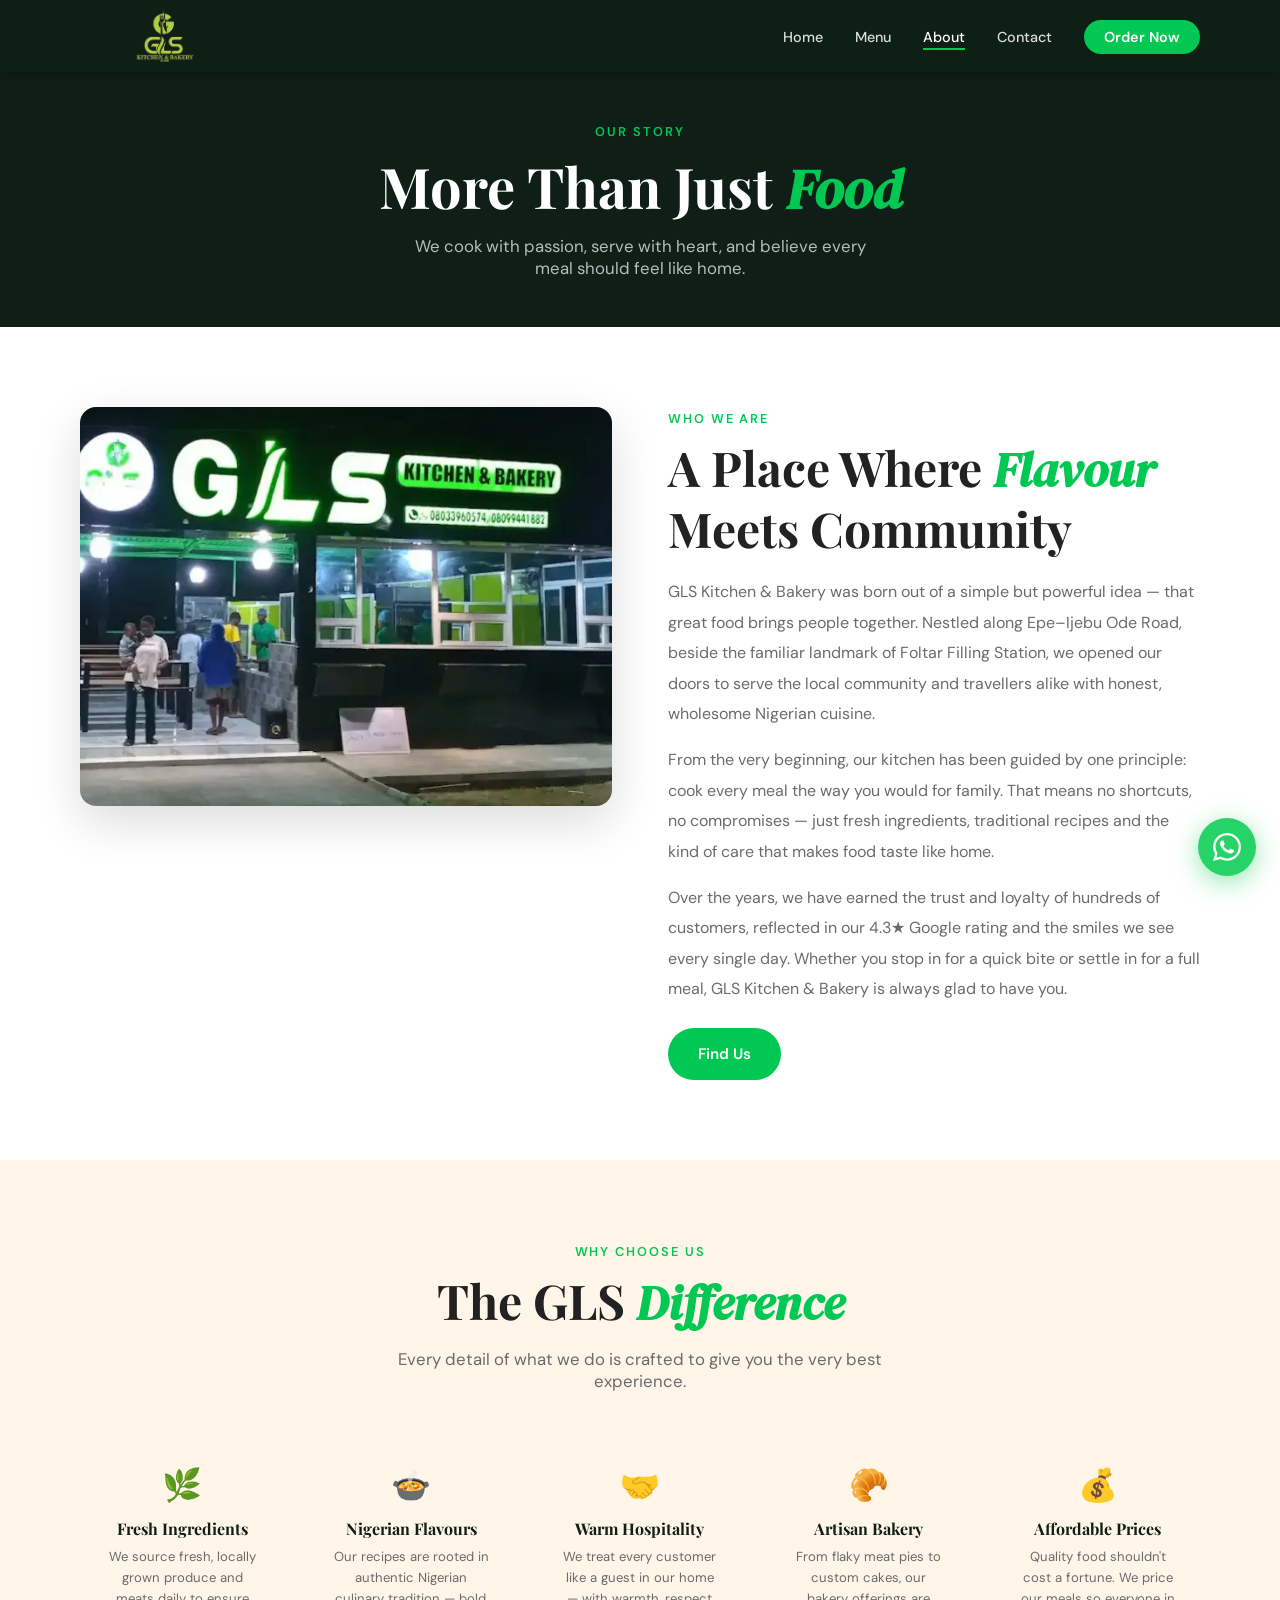
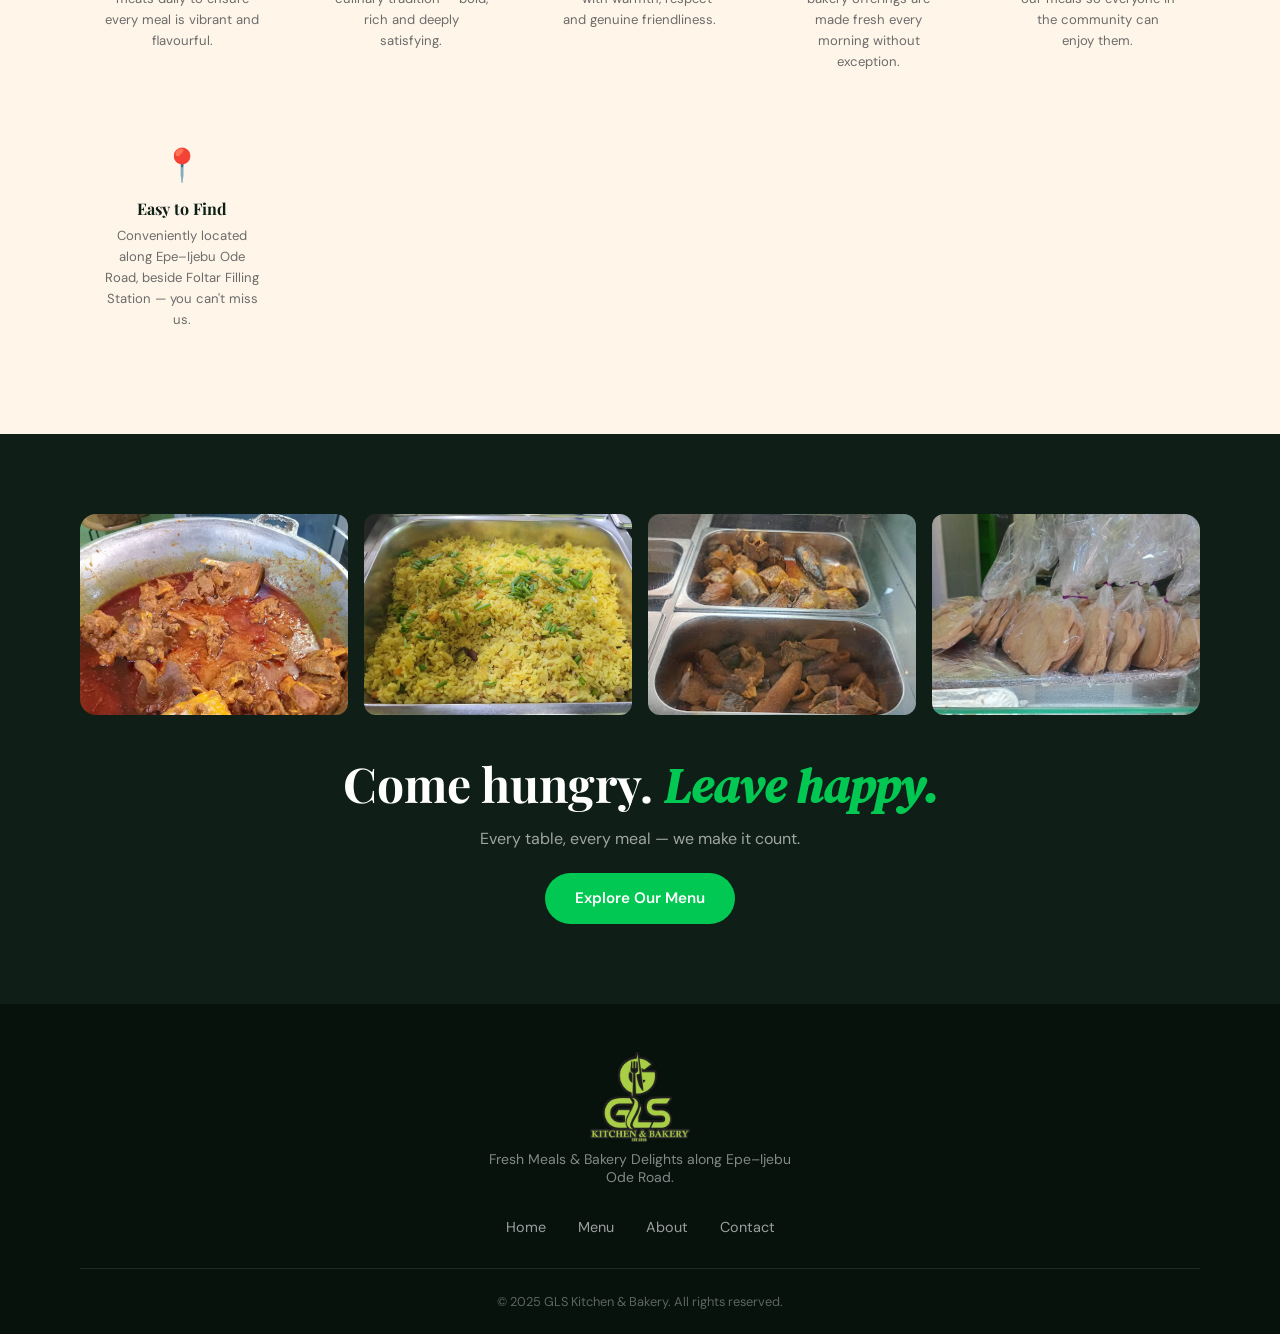
<file: about.html>
﻿<!DOCTYPE html>
<html lang="en">
<head>
  <meta charset="UTF-8" />
  <meta name="viewport" content="width=device-width, initial-scale=1.0" />
  <link rel="icon" type="image/jpeg" href="images/gls logo.jpeg" />
  <link rel="apple-touch-icon" href="images/gls logo.jpeg" />
  <title>About — GLS Kitchen & Bakery</title>
  <link rel="preconnect" href="https://fonts.googleapis.com" />
  <link rel="preconnect" href="https://fonts.gstatic.com" crossorigin />
  <link href="https://fonts.googleapis.com/css2?family=Playfair+Display:ital,wght@0,700;0,900;1,700&family=DM+Sans:wght@300;400;500;600&family=DM+Serif+Display:ital@0;1&display=swap" rel="stylesheet" />
  <style>
/* ============================================================
   GLS Kitchen & Bakery — Main Stylesheet
   ============================================================ */

:root {
  --green: #00C853;
  --green-mid: #4CAF50;
  --dark: #0F1F17;
  --dark2: #162c1e;
  --warm: #FFF6E9;
  --warm2: #FFF0D6;
  --text: #222222;
  --muted: #6B6B6B;
  --white: #ffffff;
  --wa: #25D366;
  --card-radius: 16px;
  --nav-h: 72px;
  --transition: 0.3s cubic-bezier(0.4, 0, 0.2, 1);
}

*, *::before, *::after { box-sizing: border-box; margin: 0; padding: 0; }

html { scroll-behavior: smooth; font-size: 16px; }

body {
  font-family: 'DM Sans', sans-serif;
  color: var(--text);
  background: var(--white);
  overflow-x: hidden;
}

img { display: block; width: 100%; height: 100%; object-fit: cover; }
a { text-decoration: none; color: inherit; }

/* -- TYPOGRAPHY -------------------------------------------- */
h1, h2, h3 { font-family: 'Playfair Display', serif; line-height: 1.2; }
h2 { font-size: clamp(2rem, 5vw, 3rem); }
h3 { font-size: 1.25rem; }
em { font-family: 'DM Serif Display', serif; font-style: italic; color: var(--green); }

.container {
  width: min(100%, 1160px);
  margin-inline: auto;
  padding-inline: 1.25rem;
}

/* -- BUTTONS ------------------------------------------------ */
.btn {
  display: inline-flex;
  align-items: center;
  gap: 0.5rem;
  padding: 0.85rem 1.75rem;
  border-radius: 50px;
  font-family: 'DM Sans', sans-serif;
  font-weight: 600;
  font-size: 0.95rem;
  transition: all var(--transition);
  cursor: pointer;
  border: 2px solid transparent;
}
.btn-primary {
  background: var(--green);
  color: var(--white);
}
.btn-primary:hover { background: #00a844; transform: translateY(-2px); box-shadow: 0 8px 24px rgba(0,200,83,0.35); }
.btn-whatsapp {
  background: var(--wa);
  color: var(--white);
}
.btn-whatsapp:hover { background: #1aad54; transform: translateY(-2px); box-shadow: 0 8px 24px rgba(37,211,102,0.4); }
.btn-outline {
  background: transparent;
  color: var(--green);
  border-color: var(--green);
}
.btn-outline:hover { background: var(--green); color: var(--white); transform: translateY(-2px); }

/* -- NAVBAR ------------------------------------------------- */
.navbar {
  position: fixed;
  top: 0; left: 0; right: 0;
  z-index: 1000;
  height: var(--nav-h);
  background: transparent;
  transition: background var(--transition), box-shadow var(--transition);
}
.navbar.scrolled {
  background: rgba(15,31,23,0.97);
  box-shadow: 0 2px 20px rgba(0,0,0,0.3);
  backdrop-filter: blur(12px);
}
.nav-inner {
  display: flex;
  align-items: center;
  justify-content: space-between;
  height: 100%;
  padding-inline: 1.25rem;
  max-width: 1160px;
  margin-inline: auto;
}
.logo {
  display: flex;
  align-items: center;
  gap: 0.5rem;
  color: var(--white);
}
.logo .logo-img { width: 170px; height: 52px; object-fit: contain; display: block; }

.nav-links {
  display: flex;
  align-items: center;
  gap: 2rem;
  list-style: none;
}
.nav-links a {
  color: rgba(255,255,255,0.85);
  font-size: 0.9rem;
  font-weight: 500;
  transition: color var(--transition);
  position: relative;
}
.nav-links a::after {
  content: '';
  position: absolute;
  bottom: -4px; left: 0;
  width: 0; height: 2px;
  background: var(--green);
  transition: width var(--transition);
}
.nav-links a:hover, .nav-links a.active { color: var(--white); }
.nav-links a:hover::after, .nav-links a.active::after { width: 100%; }
.nav-cta {
  background: var(--green) !important;
  color: var(--white) !important;
  padding: 0.5rem 1.25rem;
  border-radius: 50px;
  font-weight: 600 !important;
}
.nav-cta::after { display: none !important; }
.nav-cta:hover { background: #00a844 !important; transform: translateY(-1px); }

.hamburger {
  display: none;
  flex-direction: column;
  justify-content: center;
  align-items: center;
  gap: 5px;
  background: rgba(255,255,255,0.1);
  border: 1px solid rgba(255,255,255,0.2);
  border-radius: 8px;
  cursor: pointer;
  padding: 0.5rem 0.6rem;
  width: 42px;
  height: 42px;
  flex-shrink: 0;
  z-index: 1100;
  position: relative;
}
.hamburger span {
  display: block;
  width: 22px; height: 2px;
  background: var(--white);
  border-radius: 2px;
  transition: all 0.35s cubic-bezier(0.4, 0, 0.2, 1);
  transform-origin: center;
}
.hamburger.open { background: rgba(0,200,83,0.15); border-color: rgba(0,200,83,0.4); }
.hamburger.open span:nth-child(1) { transform: translateY(7px) rotate(45deg); }
.hamburger.open span:nth-child(2) { opacity: 0; transform: scaleX(0); }
.hamburger.open span:nth-child(3) { transform: translateY(-7px) rotate(-45deg); }

/* -- HERO --------------------------------------------------- */
.hero {
  position: relative;
  height: 100svh;
  min-height: 620px;
  display: flex;
  align-items: center;
  justify-content: center;
  text-align: center;
  overflow: hidden;
}
.hero-bg { position: absolute; inset: 0; }
.hero-img { width: 100%; height: 100%; object-fit: cover; transform: scale(1.05); animation: heroZoom 12s ease-in-out infinite alternate; }
@keyframes heroZoom {
  from { transform: scale(1.05); }
  to   { transform: scale(1.12); }
}
.hero-overlay {
  position: absolute; inset: 0;
  background: rgba(15,31,23,0.6);
}
.hero-content {
  position: relative;
  z-index: 2;
  color: var(--white);
  padding: 0 1rem;
  max-width: 780px;
}
.hero-badge {
  display: inline-flex;
  align-items: center;
  gap: 0.5rem;
  background: rgba(255,255,255,0.12);
  border: 1px solid rgba(255,255,255,0.25);
  backdrop-filter: blur(8px);
  padding: 0.4rem 1rem;
  border-radius: 50px;
  font-size: 0.82rem;
  font-weight: 500;
  margin-bottom: 1.5rem;
  animation: fadeDown 0.8s ease both;
}
.stars { color: #FFD700; letter-spacing: 1px; }
.hero-title {
  font-family: 'Playfair Display', serif;
  font-size: clamp(3rem, 10vw, 6.5rem);
  font-weight: 900;
  line-height: 1;
  margin-bottom: 1rem;
  animation: fadeDown 0.8s 0.2s ease both;
}
.hero-title em {
  font-family: 'DM Serif Display', serif;
  font-style: italic;
  color: var(--green);
}
.hero-tagline {
  font-size: clamp(1rem, 2.5vw, 1.35rem);
  font-weight: 300;
  letter-spacing: 0.06em;
  opacity: 0.85;
  margin-bottom: 2.5rem;
  animation: fadeDown 0.8s 0.4s ease both;
}
.hero-actions {
  display: flex;
  flex-wrap: wrap;
  gap: 1rem;
  justify-content: center;
  animation: fadeDown 0.8s 0.6s ease both;
}

.hero-scroll {
  position: absolute;
  bottom: 2rem; left: 50%;
  transform: translateX(-50%);
  display: flex; flex-direction: column; align-items: center;
  gap: 0.5rem; color: rgba(255,255,255,0.6);
  font-size: 0.75rem; letter-spacing: 0.1em;
  z-index: 2;
}
.scroll-line {
  width: 1px; height: 40px;
  background: linear-gradient(to bottom, rgba(255,255,255,0.6), transparent);
  animation: scrollPulse 2s ease-in-out infinite;
}
@keyframes scrollPulse {
  0%,100% { opacity: 1; transform: scaleY(1); }
  50% { opacity: 0.4; transform: scaleY(0.6); }
}

/* -- SECTIONS ----------------------------------------------- */
.section { padding: 5rem 0; }
.section-header {
  text-align: center;
  margin-bottom: 3rem;
}
.section-label {
  display: inline-block;
  font-size: 0.8rem;
  font-weight: 600;
  letter-spacing: 0.15em;
  text-transform: uppercase;
  color: var(--green);
  margin-bottom: 0.75rem;
}
.section-header h2 { margin-bottom: 1rem; }
.section-header p { color: var(--muted); max-width: 520px; margin-inline: auto; font-size: 1.05rem; }

/* -- POPULAR DISHES ----------------------------------------- */
.popular { background: var(--warm); }
.dishes-grid {
  display: grid;
  grid-template-columns: repeat(auto-fill, minmax(260px, 1fr));
  gap: 1.5rem;
}
.dish-card {
  background: var(--white);
  border-radius: var(--card-radius);
  overflow: hidden;
  box-shadow: 0 4px 20px rgba(0,0,0,0.08);
  transition: transform var(--transition), box-shadow var(--transition);
}
.dish-card:hover { transform: translateY(-6px); box-shadow: 0 12px 36px rgba(0,0,0,0.14); }
.dish-img-wrap {
  position: relative;
  height: 200px;
  overflow: hidden;
}
.dish-img-wrap img { transition: transform 0.5s ease; }
.dish-card:hover .dish-img-wrap img { transform: scale(1.07); }
.dish-tag {
  position: absolute;
  top: 0.75rem; left: 0.75rem;
  background: var(--green);
  color: var(--white);
  font-size: 0.7rem;
  font-weight: 700;
  letter-spacing: 0.06em;
  padding: 0.25rem 0.7rem;
  border-radius: 50px;
  text-transform: uppercase;
}
.dish-info { padding: 1.25rem; }
.dish-info h3 { margin-bottom: 0.4rem; font-size: 1.1rem; }
.dish-info p { color: var(--muted); font-size: 0.875rem; line-height: 1.6; margin-bottom: 1rem; }
.dish-footer { display: flex; align-items: center; justify-content: space-between; }
.price { font-size: 1.15rem; font-weight: 700; color: var(--green); }
.order-btn {
  background: var(--dark);
  color: var(--white);
  padding: 0.45rem 1rem;
  border-radius: 50px;
  font-size: 0.82rem;
  font-weight: 600;
  transition: all var(--transition);
}
.order-btn:hover { background: var(--green); }

.section-cta { text-align: center; margin-top: 2.5rem; }

/* -- ABOUT PREVIEW ------------------------------------------ */
.about-preview { background: var(--white); overflow: hidden; }
.about-grid {
  display: grid;
  grid-template-columns: 1fr 1fr;
  gap: 4rem;
  align-items: center;
}
.about-img-stack {
  position: relative;
  border-radius: var(--card-radius);
  overflow: hidden;
  aspect-ratio: 4/5;
  box-shadow: 0 20px 60px rgba(0,0,0,0.18);
}
.about-img-main { width: 100%; height: 100%; }
.about-img-badge {
  position: absolute;
  bottom: 1.5rem; right: -1rem;
  background: var(--green);
  color: var(--white);
  padding: 1rem 1.5rem;
  border-radius: 12px;
  text-align: center;
  box-shadow: 0 8px 24px rgba(0,200,83,0.4);
}
.badge-num { display: block; font-family: 'Playfair Display', serif; font-size: 1.8rem; font-weight: 900; line-height: 1; }
.badge-label { font-size: 0.75rem; opacity: 0.9; }
.about-text-col h2 { margin-bottom: 1rem; }
.about-text-col p { color: var(--muted); line-height: 1.8; margin-bottom: 1rem; }
.about-text-col .btn { margin-top: 0.5rem; }

/* -- INFO STRIP --------------------------------------------- */
.info-strip {
  background: var(--dark);
  color: var(--white);
  padding: 3.5rem 0;
}
.info-strip-grid {
  display: flex;
  flex-wrap: wrap;
  gap: 2rem;
  justify-content: center;
  align-items: flex-start;
}
.info-card { text-align: center; flex: 1; min-width: 200px; }
.info-icon { font-size: 2rem; margin-bottom: 0.75rem; }
.info-card h4 { font-family: 'Playfair Display', serif; font-size: 1.1rem; margin-bottom: 0.5rem; color: var(--green); }
.info-card p { font-size: 0.9rem; opacity: 0.75; line-height: 1.7; }
.info-divider { width: 1px; background: rgba(255,255,255,0.12); align-self: stretch; min-height: 80px; }

/* -- FOOTER ------------------------------------------------- */
.footer {
  background: #07120d;
  color: var(--white);
  padding: 3rem 0 1.5rem;
}
.footer-inner { display: flex; flex-direction: column; align-items: center; gap: 2rem; text-align: center; }
.footer-brand { display: flex; flex-direction: column; align-items: center; gap: 0.5rem; }
.footer-brand .logo-img { width: 230px; height: 90px; object-fit: contain; display: block; }
.footer-brand p { color: rgba(255,255,255,0.5); font-size: 0.875rem; max-width: 320px; }
.footer-links { display: flex; gap: 2rem; flex-wrap: wrap; justify-content: center; }
.footer-links a { color: rgba(255,255,255,0.6); font-size: 0.9rem; transition: color var(--transition); }
.footer-links a:hover { color: var(--green); }
.footer-bottom { border-top: 1px solid rgba(255,255,255,0.1); width: 100%; padding-top: 1.5rem; }
.footer-bottom p { color: rgba(255,255,255,0.35); font-size: 0.8rem; }

/* -- WHATSAPP FLOAT ----------------------------------------- */
.wa-float {
  position: fixed;
  bottom: 1.5rem; right: 1.5rem;
  width: 58px; height: 58px;
  border-radius: 50%;
  background: var(--wa);
  display: flex; align-items: center; justify-content: center;
  box-shadow: 0 6px 24px rgba(37,211,102,0.5);
  z-index: 999;
  transition: transform var(--transition), box-shadow var(--transition);
  animation: waPulse 2.5s ease infinite;
}
.wa-float:hover { transform: scale(1.12); box-shadow: 0 10px 32px rgba(37,211,102,0.65); }
@keyframes waPulse {
  0%,100% { box-shadow: 0 6px 24px rgba(37,211,102,0.5); }
  50%      { box-shadow: 0 6px 36px rgba(37,211,102,0.75); }
}

/* -- PAGE HERO (inner pages) -------------------------------- */
.page-hero {
  padding: calc(var(--nav-h) + 3rem) 0 3rem;
  background: var(--dark);
  color: var(--white);
  text-align: center;
}
.page-hero h1 { font-size: clamp(2rem, 6vw, 3.5rem); margin-bottom: 0.75rem; }
.page-hero p { opacity: 0.7; font-size: 1.05rem; max-width: 480px; margin-inline: auto; }

/* -- MENU PAGE ---------------------------------------------- */
.menu-page { background: var(--warm); }
.menu-tabs {
  display: flex;
  gap: 0.75rem;
  flex-wrap: wrap;
  justify-content: center;
  margin-bottom: 2.5rem;
}
.tab-btn {
  padding: 0.6rem 1.4rem;
  border-radius: 50px;
  border: 2px solid var(--green);
  background: transparent;
  color: var(--green);
  font-family: 'DM Sans', sans-serif;
  font-size: 0.875rem;
  font-weight: 600;
  cursor: pointer;
  transition: all var(--transition);
}
.tab-btn:hover, .tab-btn.active {
  background: var(--green);
  color: var(--white);
}
.menu-category { display: none; }
.menu-category.active { display: block; }
.menu-category-title {
  font-size: 1.5rem;
  font-family: 'Playfair Display', serif;
  margin-bottom: 1.5rem;
  color: var(--dark);
}
.menu-grid {
  display: grid;
  grid-template-columns: repeat(auto-fill, minmax(260px, 1fr));
  gap: 1.5rem;
}
.menu-card {
  background: var(--white);
  border-radius: var(--card-radius);
  overflow: hidden;
  box-shadow: 0 4px 16px rgba(0,0,0,0.07);
  transition: transform var(--transition), box-shadow var(--transition);
}
.menu-card:hover { transform: translateY(-5px); box-shadow: 0 12px 32px rgba(0,0,0,0.13); }
.menu-card-img { height: 190px; overflow: hidden; }
.menu-card-img img { transition: transform 0.5s ease; }
.menu-card:hover .menu-card-img img { transform: scale(1.07); }
.menu-card-body { padding: 1.1rem 1.25rem 1.25rem; }
.menu-card-body h3 { font-size: 1.05rem; margin-bottom: 0.3rem; }
.menu-card-body p { color: var(--muted); font-size: 0.83rem; line-height: 1.6; margin-bottom: 0.9rem; }
.menu-card-footer { display: flex; align-items: center; justify-content: space-between; }

/* -- ABOUT PAGE --------------------------------------------- */
.about-story { background: var(--white); }
.about-story-grid {
  display: grid;
  grid-template-columns: 1fr 1fr;
  gap: 3.5rem;
  align-items: start;
}
.story-img { border-radius: var(--card-radius); overflow: hidden; aspect-ratio: 4/3; box-shadow: 0 16px 48px rgba(0,0,0,0.14); }
.story-text h2 { margin-bottom: 1.25rem; }
.story-text p { color: var(--muted); line-height: 1.9; margin-bottom: 1rem; }
.values-grid {
  display: grid;
  grid-template-columns: repeat(auto-fill, minmax(200px, 1fr));
  gap: 1.5rem;
  margin-top: 2rem;
}
.value-card {
  background: var(--warm);
  border-radius: 12px;
  padding: 1.5rem;
  text-align: center;
}
.value-icon { font-size: 2rem; margin-bottom: 0.75rem; }
.value-card h4 { font-family: 'Playfair Display', serif; font-size: 1rem; margin-bottom: 0.4rem; color: var(--dark); }
.value-card p { color: var(--muted); font-size: 0.82rem; line-height: 1.6; }

/* -- CONTACT PAGE ------------------------------------------- */
.contact-page { background: var(--warm); }
.contact-grid {
  display: grid;
  grid-template-columns: 1fr 1fr;
  gap: 2.5rem;
  align-items: start;
}
.contact-info { display: flex; flex-direction: column; gap: 1.5rem; }
.contact-block {
  background: var(--white);
  border-radius: var(--card-radius);
  padding: 1.5rem;
  box-shadow: 0 4px 16px rgba(0,0,0,0.06);
}
.contact-block-icon { font-size: 1.75rem; margin-bottom: 0.75rem; }
.contact-block h4 { font-family: 'Playfair Display', serif; font-size: 1.1rem; margin-bottom: 0.5rem; color: var(--dark); }
.contact-block p { color: var(--muted); font-size: 0.9rem; line-height: 1.7; }
.contact-block a { color: var(--green); font-weight: 600; }
.map-wrap {
  border-radius: var(--card-radius);
  overflow: hidden;
  box-shadow: 0 8px 32px rgba(0,0,0,0.12);
  height: 100%;
  min-height: 420px;
}
.map-wrap iframe { width: 100%; height: 100%; min-height: 420px; border: none; display: block; }
.contact-ctas { display: flex; flex-wrap: wrap; gap: 1rem; margin-top: 0.5rem; }

/* Backdrop hidden on desktop */
.nav-backdrop { display: none; }

/* -- AOS ANIMATIONS ----------------------------------------- */
[data-aos] {
  opacity: 0;
  transform: translateY(28px);
  transition: opacity 0.7s ease, transform 0.7s ease;
}
[data-aos].aos-in {
  opacity: 1;
  transform: none;
}

@keyframes fadeDown {
  from { opacity: 0; transform: translateY(-20px); }
  to   { opacity: 1; transform: none; }
}

/* -- RESPONSIVE --------------------------------------------- */
@media (max-width: 900px) {
  .about-grid, .about-story-grid, .contact-grid { grid-template-columns: 1fr; }
  .about-img-badge { right: 1rem; }
  .info-divider { display: none; }
}

@media (max-width: 768px) {
  /* Show hamburger */
  .hamburger { display: flex; }
  .navbar.scrolled { backdrop-filter: none; }

  /* Mobile nav drawer - slides in from right */
  .nav-links {
    position: fixed;
    top: 0; right: 0;
    width: min(80vw, 300px);
    height: 100dvh;
    background: var(--dark2);
    border-left: 1px solid rgba(0,200,83,0.15);
    flex-direction: column;
    justify-content: flex-start;
    align-items: stretch;
    gap: 0;
    padding: calc(var(--nav-h) + 1.5rem) 0 2rem;
    list-style: none;
    transform: translateX(100%);
    transition: transform 0.38s cubic-bezier(0.4, 0, 0.2, 1);
    z-index: 1050;
    box-shadow: -8px 0 40px rgba(0,0,0,0.4);
    overflow-y: auto;
  }
  .nav-links.open { transform: translateX(0); }

  /* Individual link rows */
  .nav-links li { border-bottom: 1px solid rgba(255,255,255,0.06); }
  .nav-links a {
    display: block;
    padding: 1rem 1.75rem;
    font-size: 1rem;
    font-weight: 500;
    color: rgba(255,255,255,0.82);
    transition: color var(--transition), background var(--transition), padding-left var(--transition);
  }
  .nav-links a:hover,
  .nav-links a.active {
    color: var(--white);
    background: rgba(0,200,83,0.08);
    padding-left: 2.25rem;
  }
  .nav-links a::after { display: none; }

  /* Order Now CTA inside drawer */
  .nav-links li:last-child { border-bottom: none; padding: 1.5rem 1.75rem 0; }
  .nav-cta {
    display: block !important;
    text-align: center;
    background: var(--green) !important;
    color: var(--white) !important;
    border-radius: 50px;
    padding: 0.85rem 1.5rem !important;
    font-size: 0.95rem !important;
    font-weight: 700 !important;
    transform: none !important;
  }
  .nav-cta:hover { background: #00a844 !important; padding-left: 1.5rem !important; }

  /* Backdrop */
  .nav-backdrop {
    display: block;
    position: fixed;
    inset: 0;
    background: rgba(0,0,0,0.55);
    backdrop-filter: none;
    z-index: 990;
    opacity: 0;
    pointer-events: none;
    transition: opacity 0.38s ease;
  }
  .nav-backdrop.open { opacity: 1; pointer-events: all; }

  /* Page layout */
  .hero-title { font-size: clamp(2.5rem, 12vw, 4rem); }
  .hero-actions { flex-direction: column; align-items: center; }
  .section { padding: 3.5rem 0; }
  .about-grid { gap: 2rem; }
  .about-text-col { order: -1; }
}

@media (max-width: 480px) {
  .dishes-grid, .menu-grid { grid-template-columns: 1fr; }
  .values-grid { grid-template-columns: 1fr 1fr; }
  .nav-links { width: 100%; border-left: none; }
}

  </style>
</head>
<body>

  <nav class="navbar scrolled" id="navbar">
    <div class="nav-inner">
      <a href="index.html" class="logo">
        <img src="images/gls logo.png" alt="GLS Kitchen &amp; Bakery logo" class="logo-img" />
      </a>
      <button class="hamburger" id="hamburger" aria-label="Toggle menu">
        <span></span><span></span><span></span>
      </button>
      <ul class="nav-links" id="navLinks">
        <li><a href="index.html">Home</a></li>
        <li><a href="menu.html">Menu</a></li>
        <li><a href="about.html" class="active">About</a></li>
        <li><a href="contact.html">Contact</a></li>
        <li><a href="https://wa.me/2348105615458" class="nav-cta" target="_blank">Order Now</a></li>
      </ul>
    </div>
  </nav>

  <!-- PAGE HERO -->
  <section class="page-hero">
    <div class="container">
      <span class="section-label">Our Story</span>
      <h1>More Than Just <em>Food</em></h1>
      <p>We cook with passion, serve with heart, and believe every meal should feel like home.</p>
    </div>
  </section>

  <!-- OUR STORY -->
  <section class="section about-story">
    <div class="container about-story-grid">
      <div class="story-img" data-aos>
        <img src="images/outside.webp" alt="GLS Kitchen interior" />
      </div>
      <div class="story-text" data-aos>
        <span class="section-label">Who We Are</span>
        <h2>A Place Where <em>Flavour</em> Meets Community</h2>
        <p>GLS Kitchen &amp; Bakery was born out of a simple but powerful idea — that great food brings people together. Nestled along Epe–Ijebu Ode Road, beside the familiar landmark of Foltar Filling Station, we opened our doors to serve the local community and travellers alike with honest, wholesome Nigerian cuisine.</p>
        <p>From the very beginning, our kitchen has been guided by one principle: cook every meal the way you would for family. That means no shortcuts, no compromises — just fresh ingredients, traditional recipes and the kind of care that makes food taste like home.</p>
        <p>Over the years, we have earned the trust and loyalty of hundreds of customers, reflected in our 4.3&#9733; Google rating and the smiles we see every single day. Whether you stop in for a quick bite or settle in for a full meal, GLS Kitchen &amp; Bakery is always glad to have you.</p>
        <a href="contact.html" class="btn btn-primary" style="margin-top:0.5rem">Find Us</a>
      </div>
    </div>
  </section>

  <!-- WHAT MAKES US SPECIAL -->
  <section class="section" style="background: var(--warm);">
    <div class="container">
      <div class="section-header">
        <span class="section-label">Why Choose Us</span>
        <h2>The GLS <em>Difference</em></h2>
        <p>Every detail of what we do is crafted to give you the very best experience.</p>
      </div>
      <div class="values-grid">
        <div class="value-card" data-aos>
          <div class="value-icon">&#127807;</div>
          <h4>Fresh Ingredients</h4>
          <p>We source fresh, locally grown produce and meats daily to ensure every meal is vibrant and flavourful.</p>
        </div>
        <div class="value-card" data-aos>
          <div class="value-icon">&#127858;</div>
          <h4>Nigerian Flavours</h4>
          <p>Our recipes are rooted in authentic Nigerian culinary tradition — bold, rich and deeply satisfying.</p>
        </div>
        <div class="value-card" data-aos>
          <div class="value-icon">&#129309;</div>
          <h4>Warm Hospitality</h4>
          <p>We treat every customer like a guest in our home — with warmth, respect and genuine friendliness.</p>
        </div>
        <div class="value-card" data-aos>
          <div class="value-icon">&#129360;</div>
          <h4>Artisan Bakery</h4>
          <p>From flaky meat pies to custom cakes, our bakery offerings are made fresh every morning without exception.</p>
        </div>
        <div class="value-card" data-aos>
          <div class="value-icon">&#128176;</div>
          <h4>Affordable Prices</h4>
          <p>Quality food shouldn't cost a fortune. We price our meals so everyone in the community can enjoy them.</p>
        </div>
        <div class="value-card" data-aos>
          <div class="value-icon">&#128205;</div>
          <h4>Easy to Find</h4>
          <p>Conveniently located along Epe–Ijebu Ode Road, beside Foltar Filling Station — you can't miss us.</p>
        </div>
      </div>
    </div>
  </section>

  <!-- PHOTO MOMENT -->
  <section class="section" style="background: var(--dark); overflow: hidden;">
    <div class="container">
      <div style="display:grid;grid-template-columns:repeat(auto-fill,minmax(240px,1fr));gap:1rem;border-radius:16px;overflow:hidden;">
        <div style="aspect-ratio:4/3;overflow:hidden;border-radius:12px;"><img src="images/stew.webp" alt="Food" loading="lazy" /></div>
        <div style="aspect-ratio:4/3;overflow:hidden;border-radius:12px;"><img src="images/fried_rice.webp" alt="Food" loading="lazy" /></div>
        <div style="aspect-ratio:4/3;overflow:hidden;border-radius:12px;"><img src="images/servefood.jpg" alt="Food" loading="lazy" /></div>
        <div style="aspect-ratio:4/3;overflow:hidden;border-radius:12px;"><img src="images/meatpie.webp" alt="Bakery" loading="lazy" /></div>
      </div>
      <div style="text-align:center;margin-top:2.5rem;color:white;">
        <h2 style="margin-bottom:0.75rem;">Come hungry. <em>Leave happy.</em></h2>
        <p style="color:rgba(255,255,255,0.6);margin-bottom:1.5rem">Every table, every meal — we make it count.</p>
        <a href="menu.html" class="btn btn-primary">Explore Our Menu</a>
      </div>
    </div>
  </section>

  <footer class="footer">
    <div class="container footer-inner">
      <div class="footer-brand">
        <img src="images/gls logo.png" alt="GLS Kitchen &amp; Bakery logo" class="logo-img" />
        <p>Fresh Meals &amp; Bakery Delights along Epe–Ijebu Ode Road.</p>
      </div>
      <div class="footer-links">
        <a href="index.html">Home</a>
        <a href="menu.html">Menu</a>
        <a href="about.html">About</a>
        <a href="contact.html">Contact</a>
      </div>
      <div class="footer-bottom">
        <p>© 2025 GLS Kitchen &amp; Bakery. All rights reserved.</p>
      </div>
    </div>
  </footer>

  <a href="https://wa.me/2348105615458" class="wa-float" target="_blank" aria-label="Chat on WhatsApp">
    <svg width="28" height="28" viewBox="0 0 24 24" fill="white"><path d="M17.472 14.382c-.297-.149-1.758-.867-2.03-.967-.273-.099-.471-.148-.67.15-.197.297-.767.966-.94 1.164-.173.199-.347.223-.644.075-.297-.15-1.255-.463-2.39-1.475-.883-.788-1.48-1.761-1.653-2.059-.173-.297-.018-.458.13-.606.134-.133.298-.347.446-.52.149-.174.198-.298.298-.497.099-.198.05-.371-.025-.52-.075-.149-.669-1.612-.916-2.207-.242-.579-.487-.5-.669-.51-.173-.008-.371-.01-.57-.01-.198 0-.52.074-.792.372-.272.297-1.04 1.016-1.04 2.479 0 1.462 1.065 2.875 1.213 3.074.149.198 2.096 3.2 5.077 4.487.709.306 1.262.489 1.694.625.712.227 1.36.195 1.871.118.571-.085 1.758-.719 2.006-1.413.248-.694.248-1.289.173-1.413-.074-.124-.272-.198-.57-.347m-5.421 7.403h-.004a9.87 9.87 0 01-5.031-1.378l-.361-.214-3.741.982.998-3.648-.235-.374a9.86 9.86 0 01-1.51-5.26c.001-5.45 4.436-9.884 9.888-9.884 2.64 0 5.122 1.03 6.988 2.898a9.825 9.825 0 012.893 6.994c-.003 5.45-4.437 9.884-9.885 9.884m8.413-18.297A11.815 11.815 0 0012.05 0C5.495 0 .16 5.335.157 11.892c0 2.096.547 4.142 1.588 5.945L.057 24l6.305-1.654a11.882 11.882 0 005.683 1.448h.005c6.554 0 11.89-5.335 11.893-11.893a11.821 11.821 0 00-3.48-8.413z"/></svg>
  </a>

  <script>
/* ============================================================
   GLS Kitchen & Bakery — Main JavaScript
   ============================================================ */

// -- NAVBAR SCROLL EFFECT --------------------------------------
const navbar = document.getElementById('navbar');
if (navbar) {
  const handleScroll = () => {
    if (window.scrollY > 60) {
      navbar.classList.add('scrolled');
    } else {
      // Only remove 'scrolled' on home page (hero page)
      if (!navbar.classList.contains('scrolled') || document.querySelector('.hero')) {
        navbar.classList.toggle('scrolled', window.scrollY > 60);
      }
    }
  };

  // Inner pages: always keep scrolled
  if (!document.querySelector('.hero')) {
    navbar.classList.add('scrolled');
  } else {
    window.addEventListener('scroll', handleScroll, { passive: true });
  }
}

// -- HAMBURGER MENU ---------------------------------------------
const hamburger = document.getElementById('hamburger');
const navLinks  = document.getElementById('navLinks');

// Inject backdrop element
const backdrop = document.createElement('div');
backdrop.className = 'nav-backdrop';
document.body.appendChild(backdrop);

function openMenu() {
  hamburger.classList.add('open');
  navLinks.classList.add('open');
  backdrop.classList.add('open');
  document.body.style.overflow = 'hidden';
  hamburger.setAttribute('aria-expanded', 'true');
}

function closeMenu() {
  hamburger.classList.remove('open');
  navLinks.classList.remove('open');
  backdrop.classList.remove('open');
  document.body.style.overflow = '';
  hamburger.setAttribute('aria-expanded', 'false');
}

if (hamburger && navLinks) {
  hamburger.setAttribute('aria-expanded', 'false');
  hamburger.setAttribute('aria-controls', 'navLinks');

  // Toggle on hamburger click
  hamburger.addEventListener('click', (e) => {
    e.stopPropagation();
    navLinks.classList.contains('open') ? closeMenu() : openMenu();
  });

  // Close on nav link click
  navLinks.querySelectorAll('a').forEach(link => {
    link.addEventListener('click', closeMenu);
  });

  // Close on backdrop click
  backdrop.addEventListener('click', closeMenu);

  // Close on Escape key
  document.addEventListener('keydown', (e) => {
    if (e.key === 'Escape' && navLinks.classList.contains('open')) closeMenu();
  });

  // Swipe left to close (touch devices)
  let touchStartX = 0;
  navLinks.addEventListener('touchstart', (e) => {
    touchStartX = e.touches[0].clientX;
  }, { passive: true });
  navLinks.addEventListener('touchend', (e) => {
    const dx = e.changedTouches[0].clientX - touchStartX;
    if (dx > 60) closeMenu(); // swipe right to close
  }, { passive: true });
}

// -- AOS (ANIMATE ON SCROLL) ------------------------------------
const aosObserver = new IntersectionObserver((entries) => {
  entries.forEach((entry, i) => {
    if (entry.isIntersecting) {
      // Stagger children inside grids
      const delay = entry.target.closest('.dishes-grid, .menu-grid, .values-grid')
        ? [...entry.target.parentElement.children].indexOf(entry.target) * 80
        : 0;
      setTimeout(() => {
        entry.target.classList.add('aos-in');
      }, delay);
      aosObserver.unobserve(entry.target);
    }
  });
}, { threshold: 0.12, rootMargin: '0px 0px -40px 0px' });

document.querySelectorAll('[data-aos]').forEach(el => aosObserver.observe(el));

// -- MENU TABS --------------------------------------------------
const tabBtns      = document.querySelectorAll('.tab-btn');
const menuCategories = document.querySelectorAll('.menu-category');

if (tabBtns.length) {
  tabBtns.forEach(btn => {
    btn.addEventListener('click', () => {
      const target = btn.dataset.tab;

      tabBtns.forEach(b => b.classList.remove('active'));
      menuCategories.forEach(c => c.classList.remove('active'));

      btn.classList.add('active');
      const targetEl = document.getElementById(target);
      if (targetEl) {
        targetEl.classList.add('active');
        // Re-trigger AOS for newly visible cards
        targetEl.querySelectorAll('[data-aos]').forEach(el => {
          el.classList.remove('aos-in');
          setTimeout(() => aosObserver.observe(el), 10);
        });
      }
    });
  });
}

// -- SMOOTH HERO PARALLAX ---------------------------------------
const heroImg = document.querySelector('.hero-img');
if (heroImg) {
  window.addEventListener('scroll', () => {
    const scrolled = window.scrollY;
    heroImg.style.transform = `scale(1.05) translateY(${scrolled * 0.25}px)`;
  }, { passive: true });
}

// -- WHATSAPP FLOAT TOOLTIP ------------------------------------
const waFloat = document.querySelector('.wa-float');
if (waFloat) {
  // Add tooltip on hover
  waFloat.setAttribute('title', 'Order on WhatsApp');
}

// -- ACTIVE NAV LINK --------------------------------------------
// Already set via class in HTML, but ensure via URL path match
(function() {
  const path = window.location.pathname.split('/').pop() || 'index.html';
  document.querySelectorAll('.nav-links a').forEach(link => {
    const href = link.getAttribute('href');
    if (href === path) {
      link.classList.add('active');
    } else {
      link.classList.remove('active');
    }
  });
})();

  </script>
</body>
</html>
</file>
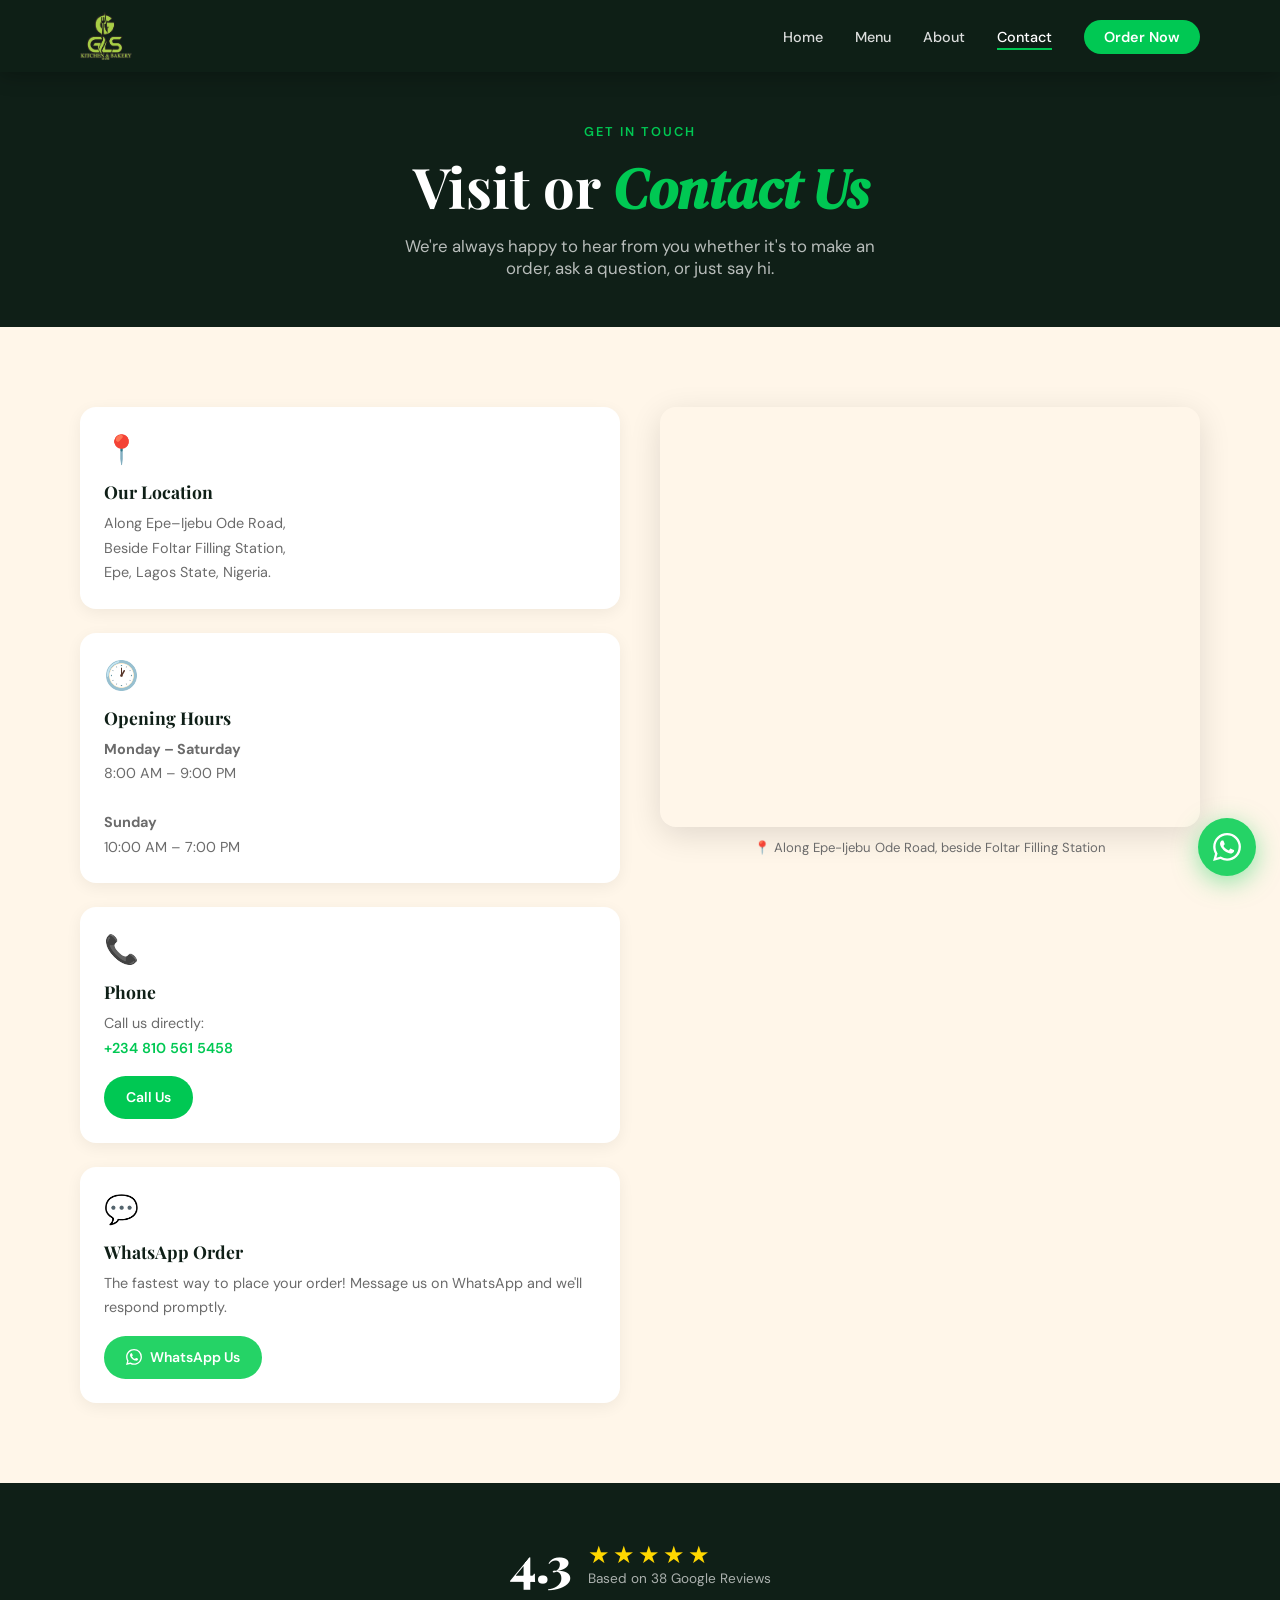
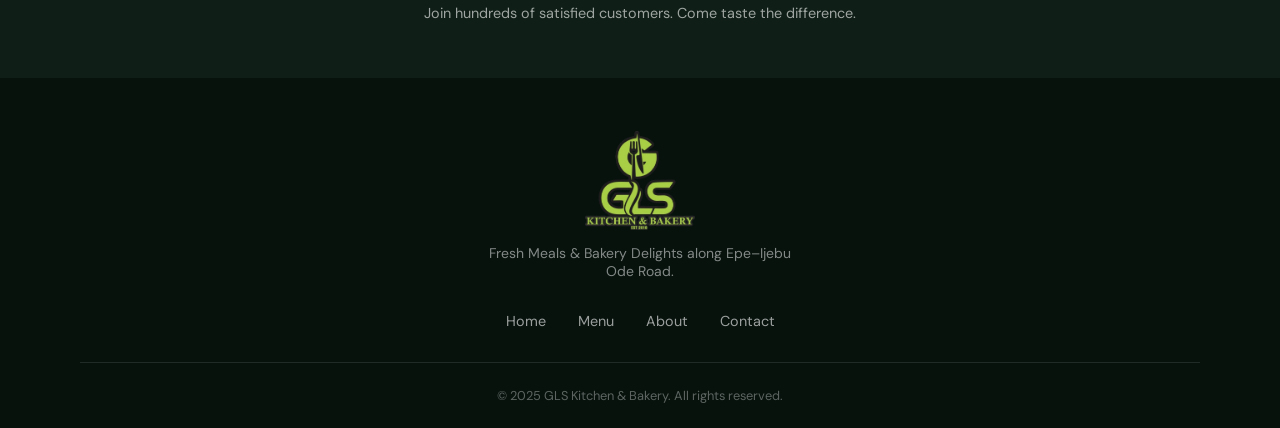
<file: contact.html>
﻿<!DOCTYPE html>
<html lang="en">
<head>
  <meta charset="UTF-8" />
  <meta name="viewport" content="width=device-width, initial-scale=1.0" />
  <link rel="icon" type="image/png" href="images/gls_logo-removebg-preview.png" />
  <link rel="apple-touch-icon" href="images/gls_logo-removebg-preview.png" />
  <title>Contact — GLS Kitchen & Bakery</title>
  <link rel="preconnect" href="https://fonts.googleapis.com" />
  <link rel="preconnect" href="https://fonts.gstatic.com" crossorigin />
  <link href="https://fonts.googleapis.com/css2?family=Playfair+Display:ital,wght@0,700;0,900;1,700&family=DM+Sans:wght@300;400;500;600&family=DM+Serif+Display:ital@0;1&display=swap" rel="stylesheet" />
  <style>
/* ============================================================
   GLS Kitchen & Bakery — Main Stylesheet
   ============================================================ */

:root {
  --green: #00C853;
  --green-mid: #4CAF50;
  --dark: #0F1F17;
  --dark2: #162c1e;
  --warm: #FFF6E9;
  --warm2: #FFF0D6;
  --text: #222222;
  --muted: #6B6B6B;
  --white: #ffffff;
  --wa: #25D366;
  --card-radius: 16px;
  --nav-h: 72px;
  --transition: 0.3s cubic-bezier(0.4, 0, 0.2, 1);
}

*, *::before, *::after { box-sizing: border-box; margin: 0; padding: 0; }

html { scroll-behavior: smooth; font-size: 16px; }

body {
  font-family: 'DM Sans', sans-serif;
  color: var(--text);
  background: var(--white);
  overflow-x: hidden;
}

img { display: block; width: 100%; height: 100%; object-fit: cover; }
a { text-decoration: none; color: inherit; }

/* â”€â”€ TYPOGRAPHY â”€â”€â”€â”€â”€â”€â”€â”€â”€â”€â”€â”€â”€â”€â”€â”€â”€â”€â”€â”€â”€â”€â”€â”€â”€â”€â”€â”€â”€â”€â”€â”€â”€â”€â”€â”€â”€â”€â”€â”€â”€â”€â”€â”€ */
h1, h2, h3 { font-family: 'Playfair Display', serif; line-height: 1.2; }
h2 { font-size: clamp(2rem, 5vw, 3rem); }
h3 { font-size: 1.25rem; }
em { font-family: 'DM Serif Display', serif; font-style: italic; color: var(--green); }

.container {
  width: min(100%, 1160px);
  margin-inline: auto;
  padding-inline: 1.25rem;
}

/* â”€â”€ BUTTONS â”€â”€â”€â”€â”€â”€â”€â”€â”€â”€â”€â”€â”€â”€â”€â”€â”€â”€â”€â”€â”€â”€â”€â”€â”€â”€â”€â”€â”€â”€â”€â”€â”€â”€â”€â”€â”€â”€â”€â”€â”€â”€â”€â”€â”€â”€â”€â”€ */
.btn {
  display: inline-flex;
  align-items: center;
  gap: 0.5rem;
  padding: 0.85rem 1.75rem;
  border-radius: 50px;
  font-family: 'DM Sans', sans-serif;
  font-weight: 600;
  font-size: 0.95rem;
  transition: all var(--transition);
  cursor: pointer;
  border: 2px solid transparent;
}
.btn-primary {
  background: var(--green);
  color: var(--white);
}
.btn-primary:hover { background: #00a844; transform: translateY(-2px); box-shadow: 0 8px 24px rgba(0,200,83,0.35); }
.btn-whatsapp {
  background: var(--wa);
  color: var(--white);
}
.btn-whatsapp:hover { background: #1aad54; transform: translateY(-2px); box-shadow: 0 8px 24px rgba(37,211,102,0.4); }
.btn-outline {
  background: transparent;
  color: var(--green);
  border-color: var(--green);
}
.btn-outline:hover { background: var(--green); color: var(--white); transform: translateY(-2px); }

/* â”€â”€ NAVBAR â”€â”€â”€â”€â”€â”€â”€â”€â”€â”€â”€â”€â”€â”€â”€â”€â”€â”€â”€â”€â”€â”€â”€â”€â”€â”€â”€â”€â”€â”€â”€â”€â”€â”€â”€â”€â”€â”€â”€â”€â”€â”€â”€â”€â”€â”€â”€â”€â”€ */
.navbar {
  position: fixed;
  top: 0; left: 0; right: 0;
  z-index: 1000;
  height: var(--nav-h);
  background: transparent;
  transition: background var(--transition), box-shadow var(--transition);
}
.navbar.scrolled {
  background: rgba(15,31,23,0.97);
  box-shadow: 0 2px 20px rgba(0,0,0,0.3);
  backdrop-filter: blur(12px);
}
.nav-inner {
  display: flex;
  align-items: center;
  justify-content: space-between;
  height: 100%;
  padding-inline: 1.25rem;
  max-width: 1160px;
  margin-inline: auto;
}
.logo {
  display: flex;
  align-items: center;
  gap: 0.5rem;
  color: var(--white);
}
.logo .logo-img { width: 52px; height: 52px; object-fit: contain; display: block; }

.nav-links {
  display: flex;
  align-items: center;
  gap: 2rem;
  list-style: none;
}
.nav-links a {
  color: rgba(255,255,255,0.85);
  font-size: 0.9rem;
  font-weight: 500;
  transition: color var(--transition);
  position: relative;
}
.nav-links a::after {
  content: '';
  position: absolute;
  bottom: -4px; left: 0;
  width: 0; height: 2px;
  background: var(--green);
  transition: width var(--transition);
}
.nav-links a:hover, .nav-links a.active { color: var(--white); }
.nav-links a:hover::after, .nav-links a.active::after { width: 100%; }
.nav-cta {
  background: var(--green) !important;
  color: var(--white) !important;
  padding: 0.5rem 1.25rem;
  border-radius: 50px;
  font-weight: 600 !important;
}
.nav-cta::after { display: none !important; }
.nav-cta:hover { background: #00a844 !important; transform: translateY(-1px); }

.hamburger {
  display: none;
  flex-direction: column;
  justify-content: center;
  align-items: center;
  gap: 5px;
  background: rgba(255,255,255,0.1);
  border: 1px solid rgba(255,255,255,0.2);
  border-radius: 8px;
  cursor: pointer;
  padding: 0.5rem 0.6rem;
  width: 42px;
  height: 42px;
  flex-shrink: 0;
  z-index: 1100;
  position: relative;
}
.hamburger span {
  display: block;
  width: 22px; height: 2px;
  background: var(--white);
  border-radius: 2px;
  transition: all 0.35s cubic-bezier(0.4, 0, 0.2, 1);
  transform-origin: center;
}
.hamburger.open { background: rgba(0,200,83,0.15); border-color: rgba(0,200,83,0.4); }
.hamburger.open span:nth-child(1) { transform: translateY(7px) rotate(45deg); }
.hamburger.open span:nth-child(2) { opacity: 0; transform: scaleX(0); }
.hamburger.open span:nth-child(3) { transform: translateY(-7px) rotate(-45deg); }

/* â”€â”€ HERO â”€â”€â”€â”€â”€â”€â”€â”€â”€â”€â”€â”€â”€â”€â”€â”€â”€â”€â”€â”€â”€â”€â”€â”€â”€â”€â”€â”€â”€â”€â”€â”€â”€â”€â”€â”€â”€â”€â”€â”€â”€â”€â”€â”€â”€â”€â”€â”€â”€â”€â”€ */
.hero {
  position: relative;
  height: 100svh;
  min-height: 620px;
  display: flex;
  align-items: center;
  justify-content: center;
  text-align: center;
  overflow: hidden;
}
.hero-bg { position: absolute; inset: 0; }
.hero-img { width: 100%; height: 100%; object-fit: cover; transform: scale(1.05); animation: heroZoom 12s ease-in-out infinite alternate; }
@keyframes heroZoom {
  from { transform: scale(1.05); }
  to   { transform: scale(1.12); }
}
.hero-overlay {
  position: absolute; inset: 0;
  background: rgba(15,31,23,0.6);
}
.hero-content {
  position: relative;
  z-index: 2;
  color: var(--white);
  padding: 0 1rem;
  max-width: 780px;
}
.hero-badge {
  display: inline-flex;
  align-items: center;
  gap: 0.5rem;
  background: rgba(255,255,255,0.12);
  border: 1px solid rgba(255,255,255,0.25);
  backdrop-filter: blur(8px);
  padding: 0.4rem 1rem;
  border-radius: 50px;
  font-size: 0.82rem;
  font-weight: 500;
  margin-bottom: 1.5rem;
  animation: fadeDown 0.8s ease both;
}
.stars { color: #FFD700; letter-spacing: 1px; }
.hero-title {
  font-family: 'Playfair Display', serif;
  font-size: clamp(3rem, 10vw, 6.5rem);
  font-weight: 900;
  line-height: 1;
  margin-bottom: 1rem;
  animation: fadeDown 0.8s 0.2s ease both;
}
.hero-title em {
  font-family: 'DM Serif Display', serif;
  font-style: italic;
  color: var(--green);
}
.hero-tagline {
  font-size: clamp(1rem, 2.5vw, 1.35rem);
  font-weight: 300;
  letter-spacing: 0.06em;
  opacity: 0.85;
  margin-bottom: 2.5rem;
  animation: fadeDown 0.8s 0.4s ease both;
}
.hero-actions {
  display: flex;
  flex-wrap: wrap;
  gap: 1rem;
  justify-content: center;
  animation: fadeDown 0.8s 0.6s ease both;
}

.hero-scroll {
  position: absolute;
  bottom: 2rem; left: 50%;
  transform: translateX(-50%);
  display: flex; flex-direction: column; align-items: center;
  gap: 0.5rem; color: rgba(255,255,255,0.6);
  font-size: 0.75rem; letter-spacing: 0.1em;
  z-index: 2;
}
.scroll-line {
  width: 1px; height: 40px;
  background: linear-gradient(to bottom, rgba(255,255,255,0.6), transparent);
  animation: scrollPulse 2s ease-in-out infinite;
}
@keyframes scrollPulse {
  0%,100% { opacity: 1; transform: scaleY(1); }
  50% { opacity: 0.4; transform: scaleY(0.6); }
}

/* â”€â”€ SECTIONS â”€â”€â”€â”€â”€â”€â”€â”€â”€â”€â”€â”€â”€â”€â”€â”€â”€â”€â”€â”€â”€â”€â”€â”€â”€â”€â”€â”€â”€â”€â”€â”€â”€â”€â”€â”€â”€â”€â”€â”€â”€â”€â”€â”€â”€â”€â”€ */
.section { padding: 5rem 0; }
.section-header {
  text-align: center;
  margin-bottom: 3rem;
}
.section-label {
  display: inline-block;
  font-size: 0.8rem;
  font-weight: 600;
  letter-spacing: 0.15em;
  text-transform: uppercase;
  color: var(--green);
  margin-bottom: 0.75rem;
}
.section-header h2 { margin-bottom: 1rem; }
.section-header p { color: var(--muted); max-width: 520px; margin-inline: auto; font-size: 1.05rem; }

/* â”€â”€ POPULAR DISHES â”€â”€â”€â”€â”€â”€â”€â”€â”€â”€â”€â”€â”€â”€â”€â”€â”€â”€â”€â”€â”€â”€â”€â”€â”€â”€â”€â”€â”€â”€â”€â”€â”€â”€â”€â”€â”€â”€â”€â”€â”€ */
.popular { background: var(--warm); }
.dishes-grid {
  display: grid;
  grid-template-columns: repeat(auto-fill, minmax(260px, 1fr));
  gap: 1.5rem;
}
.dish-card {
  background: var(--white);
  border-radius: var(--card-radius);
  overflow: hidden;
  box-shadow: 0 4px 20px rgba(0,0,0,0.08);
  transition: transform var(--transition), box-shadow var(--transition);
}
.dish-card:hover { transform: translateY(-6px); box-shadow: 0 12px 36px rgba(0,0,0,0.14); }
.dish-img-wrap {
  position: relative;
  height: 200px;
  overflow: hidden;
}
.dish-img-wrap img { transition: transform 0.5s ease; }
.dish-card:hover .dish-img-wrap img { transform: scale(1.07); }
.dish-tag {
  position: absolute;
  top: 0.75rem; left: 0.75rem;
  background: var(--green);
  color: var(--white);
  font-size: 0.7rem;
  font-weight: 700;
  letter-spacing: 0.06em;
  padding: 0.25rem 0.7rem;
  border-radius: 50px;
  text-transform: uppercase;
}
.dish-info { padding: 1.25rem; }
.dish-info h3 { margin-bottom: 0.4rem; font-size: 1.1rem; }
.dish-info p { color: var(--muted); font-size: 0.875rem; line-height: 1.6; margin-bottom: 1rem; }
.dish-footer { display: flex; align-items: center; justify-content: space-between; }
.price { font-size: 1.15rem; font-weight: 700; color: var(--green); }
.order-btn {
  background: var(--dark);
  color: var(--white);
  padding: 0.45rem 1rem;
  border-radius: 50px;
  font-size: 0.82rem;
  font-weight: 600;
  transition: all var(--transition);
}
.order-btn:hover { background: var(--green); }

.section-cta { text-align: center; margin-top: 2.5rem; }

/* â”€â”€ ABOUT PREVIEW â”€â”€â”€â”€â”€â”€â”€â”€â”€â”€â”€â”€â”€â”€â”€â”€â”€â”€â”€â”€â”€â”€â”€â”€â”€â”€â”€â”€â”€â”€â”€â”€â”€â”€â”€â”€â”€â”€â”€â”€â”€â”€ */
.about-preview { background: var(--white); overflow: hidden; }
.about-grid {
  display: grid;
  grid-template-columns: 1fr 1fr;
  gap: 4rem;
  align-items: center;
}
.about-img-stack {
  position: relative;
  border-radius: var(--card-radius);
  overflow: hidden;
  aspect-ratio: 4/5;
  box-shadow: 0 20px 60px rgba(0,0,0,0.18);
}
.about-img-main { width: 100%; height: 100%; }
.about-img-badge {
  position: absolute;
  bottom: 1.5rem; right: -1rem;
  background: var(--green);
  color: var(--white);
  padding: 1rem 1.5rem;
  border-radius: 12px;
  text-align: center;
  box-shadow: 0 8px 24px rgba(0,200,83,0.4);
}
.badge-num { display: block; font-family: 'Playfair Display', serif; font-size: 1.8rem; font-weight: 900; line-height: 1; }
.badge-label { font-size: 0.75rem; opacity: 0.9; }
.about-text-col h2 { margin-bottom: 1rem; }
.about-text-col p { color: var(--muted); line-height: 1.8; margin-bottom: 1rem; }
.about-text-col .btn { margin-top: 0.5rem; }

/* â”€â”€ INFO STRIP â”€â”€â”€â”€â”€â”€â”€â”€â”€â”€â”€â”€â”€â”€â”€â”€â”€â”€â”€â”€â”€â”€â”€â”€â”€â”€â”€â”€â”€â”€â”€â”€â”€â”€â”€â”€â”€â”€â”€â”€â”€â”€â”€â”€â”€ */
.info-strip {
  background: var(--dark);
  color: var(--white);
  padding: 3.5rem 0;
}
.info-strip-grid {
  display: flex;
  flex-wrap: wrap;
  gap: 2rem;
  justify-content: center;
  align-items: flex-start;
}
.info-card { text-align: center; flex: 1; min-width: 200px; }
.info-icon { font-size: 2rem; margin-bottom: 0.75rem; }
.info-card h4 { font-family: 'Playfair Display', serif; font-size: 1.1rem; margin-bottom: 0.5rem; color: var(--green); }
.info-card p { font-size: 0.9rem; opacity: 0.75; line-height: 1.7; }
.info-divider { width: 1px; background: rgba(255,255,255,0.12); align-self: stretch; min-height: 80px; }

/* â”€â”€ FOOTER â”€â”€â”€â”€â”€â”€â”€â”€â”€â”€â”€â”€â”€â”€â”€â”€â”€â”€â”€â”€â”€â”€â”€â”€â”€â”€â”€â”€â”€â”€â”€â”€â”€â”€â”€â”€â”€â”€â”€â”€â”€â”€â”€â”€â”€â”€â”€â”€â”€ */
.footer {
  background: #07120d;
  color: var(--white);
  padding: 3rem 0 1.5rem;
}
.footer-inner { display: flex; flex-direction: column; align-items: center; gap: 2rem; text-align: center; }
.footer-brand { display: flex; flex-direction: column; align-items: center; gap: 0.5rem; }
.footer-brand .logo-img { width: 110px; height: 110px; object-fit: contain; display: block; }
.footer-brand p { color: rgba(255,255,255,0.5); font-size: 0.875rem; max-width: 320px; }
.footer-links { display: flex; gap: 2rem; flex-wrap: wrap; justify-content: center; }
.footer-links a { color: rgba(255,255,255,0.6); font-size: 0.9rem; transition: color var(--transition); }
.footer-links a:hover { color: var(--green); }
.footer-bottom { border-top: 1px solid rgba(255,255,255,0.1); width: 100%; padding-top: 1.5rem; }
.footer-bottom p { color: rgba(255,255,255,0.35); font-size: 0.8rem; }

/* â”€â”€ WHATSAPP FLOAT â”€â”€â”€â”€â”€â”€â”€â”€â”€â”€â”€â”€â”€â”€â”€â”€â”€â”€â”€â”€â”€â”€â”€â”€â”€â”€â”€â”€â”€â”€â”€â”€â”€â”€â”€â”€â”€â”€â”€â”€â”€ */
.wa-float {
  position: fixed;
  bottom: 1.5rem; right: 1.5rem;
  width: 58px; height: 58px;
  border-radius: 50%;
  background: var(--wa);
  display: flex; align-items: center; justify-content: center;
  box-shadow: 0 6px 24px rgba(37,211,102,0.5);
  z-index: 999;
  transition: transform var(--transition), box-shadow var(--transition);
  animation: waPulse 2.5s ease infinite;
}
.wa-float:hover { transform: scale(1.12); box-shadow: 0 10px 32px rgba(37,211,102,0.65); }
@keyframes waPulse {
  0%,100% { box-shadow: 0 6px 24px rgba(37,211,102,0.5); }
  50%      { box-shadow: 0 6px 36px rgba(37,211,102,0.75); }
}

/* â”€â”€ PAGE HERO (inner pages) â”€â”€â”€â”€â”€â”€â”€â”€â”€â”€â”€â”€â”€â”€â”€â”€â”€â”€â”€â”€â”€â”€â”€â”€â”€â”€â”€â”€â”€â”€â”€â”€ */
.page-hero {
  padding: calc(var(--nav-h) + 3rem) 0 3rem;
  background: var(--dark);
  color: var(--white);
  text-align: center;
}
.page-hero h1 { font-size: clamp(2rem, 6vw, 3.5rem); margin-bottom: 0.75rem; }
.page-hero p { opacity: 0.7; font-size: 1.05rem; max-width: 480px; margin-inline: auto; }

/* â”€â”€ MENU PAGE â”€â”€â”€â”€â”€â”€â”€â”€â”€â”€â”€â”€â”€â”€â”€â”€â”€â”€â”€â”€â”€â”€â”€â”€â”€â”€â”€â”€â”€â”€â”€â”€â”€â”€â”€â”€â”€â”€â”€â”€â”€â”€â”€â”€â”€â”€ */
.menu-page { background: var(--warm); }
.menu-tabs {
  display: flex;
  gap: 0.75rem;
  flex-wrap: wrap;
  justify-content: center;
  margin-bottom: 2.5rem;
}
.tab-btn {
  padding: 0.6rem 1.4rem;
  border-radius: 50px;
  border: 2px solid var(--green);
  background: transparent;
  color: var(--green);
  font-family: 'DM Sans', sans-serif;
  font-size: 0.875rem;
  font-weight: 600;
  cursor: pointer;
  transition: all var(--transition);
}
.tab-btn:hover, .tab-btn.active {
  background: var(--green);
  color: var(--white);
}
.menu-category { display: none; }
.menu-category.active { display: block; }
.menu-category-title {
  font-size: 1.5rem;
  font-family: 'Playfair Display', serif;
  margin-bottom: 1.5rem;
  color: var(--dark);
}
.menu-grid {
  display: grid;
  grid-template-columns: repeat(auto-fill, minmax(260px, 1fr));
  gap: 1.5rem;
}
.menu-card {
  background: var(--white);
  border-radius: var(--card-radius);
  overflow: hidden;
  box-shadow: 0 4px 16px rgba(0,0,0,0.07);
  transition: transform var(--transition), box-shadow var(--transition);
}
.menu-card:hover { transform: translateY(-5px); box-shadow: 0 12px 32px rgba(0,0,0,0.13); }
.menu-card-img { height: 190px; overflow: hidden; }
.menu-card-img img { transition: transform 0.5s ease; }
.menu-card:hover .menu-card-img img { transform: scale(1.07); }
.menu-card-body { padding: 1.1rem 1.25rem 1.25rem; }
.menu-card-body h3 { font-size: 1.05rem; margin-bottom: 0.3rem; }
.menu-card-body p { color: var(--muted); font-size: 0.83rem; line-height: 1.6; margin-bottom: 0.9rem; }
.menu-card-footer { display: flex; align-items: center; justify-content: space-between; }

/* â”€â”€ ABOUT PAGE â”€â”€â”€â”€â”€â”€â”€â”€â”€â”€â”€â”€â”€â”€â”€â”€â”€â”€â”€â”€â”€â”€â”€â”€â”€â”€â”€â”€â”€â”€â”€â”€â”€â”€â”€â”€â”€â”€â”€â”€â”€â”€â”€â”€â”€ */
.about-story { background: var(--white); }
.about-story-grid {
  display: grid;
  grid-template-columns: 1fr 1fr;
  gap: 3.5rem;
  align-items: start;
}
.story-img { border-radius: var(--card-radius); overflow: hidden; aspect-ratio: 4/3; box-shadow: 0 16px 48px rgba(0,0,0,0.14); }
.story-text h2 { margin-bottom: 1.25rem; }
.story-text p { color: var(--muted); line-height: 1.9; margin-bottom: 1rem; }
.values-grid {
  display: grid;
  grid-template-columns: repeat(auto-fill, minmax(200px, 1fr));
  gap: 1.5rem;
  margin-top: 2rem;
}
.value-card {
  background: var(--warm);
  border-radius: 12px;
  padding: 1.5rem;
  text-align: center;
}
.value-icon { font-size: 2rem; margin-bottom: 0.75rem; }
.value-card h4 { font-family: 'Playfair Display', serif; font-size: 1rem; margin-bottom: 0.4rem; color: var(--dark); }
.value-card p { color: var(--muted); font-size: 0.82rem; line-height: 1.6; }

/* â”€â”€ CONTACT PAGE â”€â”€â”€â”€â”€â”€â”€â”€â”€â”€â”€â”€â”€â”€â”€â”€â”€â”€â”€â”€â”€â”€â”€â”€â”€â”€â”€â”€â”€â”€â”€â”€â”€â”€â”€â”€â”€â”€â”€â”€â”€â”€â”€ */
.contact-page { background: var(--warm); }
.contact-grid {
  display: grid;
  grid-template-columns: 1fr 1fr;
  gap: 2.5rem;
  align-items: start;
}
.contact-info { display: flex; flex-direction: column; gap: 1.5rem; }
.contact-block {
  background: var(--white);
  border-radius: var(--card-radius);
  padding: 1.5rem;
  box-shadow: 0 4px 16px rgba(0,0,0,0.06);
}
.contact-block-icon { font-size: 1.75rem; margin-bottom: 0.75rem; }
.contact-block h4 { font-family: 'Playfair Display', serif; font-size: 1.1rem; margin-bottom: 0.5rem; color: var(--dark); }
.contact-block p { color: var(--muted); font-size: 0.9rem; line-height: 1.7; }
.contact-block a { color: var(--green); font-weight: 600; }
.contact-block a.btn-primary,
.contact-block a.btn-whatsapp { color: var(--white); }
.contact-block a.btn-outline { color: var(--green); }
.contact-block a.btn-outline:hover { color: var(--white); }
.map-wrap {
  border-radius: var(--card-radius);
  overflow: hidden;
  box-shadow: 0 8px 32px rgba(0,0,0,0.12);
  height: 100%;
  min-height: 420px;
}
.map-wrap iframe { width: 100%; height: 100%; min-height: 420px; border: none; display: block; }
.contact-ctas { display: flex; flex-wrap: wrap; gap: 1rem; margin-top: 0.5rem; }

/* Backdrop hidden on desktop */
.nav-backdrop { display: none; }

/* â”€â”€ AOS ANIMATIONS â”€â”€â”€â”€â”€â”€â”€â”€â”€â”€â”€â”€â”€â”€â”€â”€â”€â”€â”€â”€â”€â”€â”€â”€â”€â”€â”€â”€â”€â”€â”€â”€â”€â”€â”€â”€â”€â”€â”€â”€â”€ */
[data-aos] {
  opacity: 0;
  transform: translateY(28px);
  transition: opacity 0.7s ease, transform 0.7s ease;
}
[data-aos].aos-in {
  opacity: 1;
  transform: none;
}

@keyframes fadeDown {
  from { opacity: 0; transform: translateY(-20px); }
  to   { opacity: 1; transform: none; }
}

/* â”€â”€ RESPONSIVE â”€â”€â”€â”€â”€â”€â”€â”€â”€â”€â”€â”€â”€â”€â”€â”€â”€â”€â”€â”€â”€â”€â”€â”€â”€â”€â”€â”€â”€â”€â”€â”€â”€â”€â”€â”€â”€â”€â”€â”€â”€â”€â”€â”€â”€ */
@media (max-width: 900px) {
  .about-grid, .about-story-grid, .contact-grid { grid-template-columns: 1fr; }
  .about-img-badge { right: 1rem; }
  .info-divider { display: none; }
}

@media (max-width: 768px) {
  /* Show hamburger */
  .hamburger { display: flex; }
  .navbar.scrolled { backdrop-filter: none; }

  /* Mobile nav drawer - slides in from right */
  .nav-links {
    position: fixed;
    top: 0; right: 0;
    width: min(80vw, 300px);
    height: 100dvh;
    background: var(--dark2);
    border-left: 1px solid rgba(0,200,83,0.15);
    flex-direction: column;
    justify-content: flex-start;
    align-items: stretch;
    gap: 0;
    padding: calc(var(--nav-h) + 1.5rem) 0 2rem;
    list-style: none;
    transform: translateX(100%);
    transition: transform 0.38s cubic-bezier(0.4, 0, 0.2, 1);
    z-index: 1050;
    box-shadow: -8px 0 40px rgba(0,0,0,0.4);
    overflow-y: auto;
  }
  .nav-links.open { transform: translateX(0); }

  /* Individual link rows */
  .nav-links li { border-bottom: 1px solid rgba(255,255,255,0.06); }
  .nav-links a {
    display: block;
    padding: 1rem 1.75rem;
    font-size: 1rem;
    font-weight: 500;
    color: rgba(255,255,255,0.82);
    transition: color var(--transition), background var(--transition), padding-left var(--transition);
  }
  .nav-links a:hover,
  .nav-links a.active {
    color: var(--white);
    background: rgba(0,200,83,0.08);
    padding-left: 2.25rem;
  }
  .nav-links a::after { display: none; }

  /* Order Now CTA inside drawer */
  .nav-links li:last-child { border-bottom: none; padding: 1.5rem 1.75rem 0; }
  .nav-cta {
    display: block !important;
    text-align: center;
    background: var(--green) !important;
    color: var(--white) !important;
    border-radius: 50px;
    padding: 0.85rem 1.5rem !important;
    font-size: 0.95rem !important;
    font-weight: 700 !important;
    transform: none !important;
  }
  .nav-cta:hover { background: #00a844 !important; padding-left: 1.5rem !important; }

  /* Backdrop */
  .nav-backdrop {
    display: block;
    position: fixed;
    inset: 0;
    background: rgba(0,0,0,0.55);
    backdrop-filter: none;
    z-index: 990;
    opacity: 0;
    pointer-events: none;
    transition: opacity 0.38s ease;
  }
  .nav-backdrop.open { opacity: 1; pointer-events: all; }

  /* Page layout */
  .hero-title { font-size: clamp(2.5rem, 12vw, 4rem); }
  .hero-actions { flex-direction: column; align-items: center; }
  .section { padding: 3.5rem 0; }
  .about-grid { gap: 2rem; }
  .about-text-col { order: -1; }
}

@media (max-width: 480px) {
  .dishes-grid, .menu-grid { grid-template-columns: 1fr; }
  .values-grid { grid-template-columns: 1fr 1fr; }
  .nav-links { width: 100%; border-left: none; }
}

  </style>
</head>
<body>

  <nav class="navbar scrolled" id="navbar">
    <div class="nav-inner">
      <a href="index.html" class="logo">
        <img src="images/gls logo.png" alt="GLS Kitchen &amp; Bakery logo" class="logo-img" />
      </a>
      <button class="hamburger" id="hamburger" aria-label="Toggle menu">
        <span></span><span></span><span></span>
      </button>
      <ul class="nav-links" id="navLinks">
        <li><a href="index.html">Home</a></li>
        <li><a href="menu.html">Menu</a></li>
        <li><a href="about.html">About</a></li>
        <li><a href="contact.html" class="active">Contact</a></li>
        <li><a href="https://wa.me/2348105615458" class="nav-cta" target="_blank">Order Now</a></li>
      </ul>
    </div>
  </nav>

  <!-- PAGE HERO -->
  <section class="page-hero">
    <div class="container">
      <span class="section-label">Get In Touch</span>
      <h1>Visit or <em>Contact Us</em></h1>
      <p>We're always happy to hear from you whether it's to make an order, ask a question, or just say hi.</p>
    </div>
  </section>

  <!-- CONTACT SECTION -->
  <section class="section contact-page">
    <div class="container">
      <div class="contact-grid">

        <!-- INFO COLUMN -->
        <div class="contact-info">

          <div class="contact-block" data-aos>
            <div class="contact-block-icon">&#128205;</div>
            <h4>Our Location</h4>
            <p>Along Epe–Ijebu Ode Road,<br />Beside Foltar Filling Station,<br />Epe, Lagos State, Nigeria.</p>
          </div>

          <div class="contact-block" data-aos>
            <div class="contact-block-icon">&#128336;</div>
            <h4>Opening Hours</h4>
            <p>
              <strong>Monday – Saturday</strong><br />8:00 AM – 9:00 PM<br /><br />
              <strong>Sunday</strong><br />10:00 AM – 7:00 PM
            </p>
          </div>

          <div class="contact-block" data-aos>
            <div class="contact-block-icon">&#128222;</div>
            <h4>Phone</h4>
            <p>Call us directly:<br /><a href="tel:+2348105615458">+234 810 561 5458</a></p>
            <div class="contact-ctas" style="margin-top:1rem;">
              <a href="tel:+2348105615458" class="btn btn-primary" style="font-size:0.875rem;padding:0.65rem 1.25rem;">Call Us</a>
            </div>
          </div>

          <div class="contact-block" data-aos>
            <div class="contact-block-icon">&#128172;</div>
            <h4>WhatsApp Order</h4>
            <p>The fastest way to place your order! Message us on WhatsApp and we'll respond promptly.</p>
            <div class="contact-ctas" style="margin-top:1rem;">
              <a href="https://wa.me/2348105615458" class="btn btn-whatsapp" style="font-size:0.875rem;padding:0.65rem 1.25rem;" target="_blank">
                <svg width="16" height="16" viewBox="0 0 24 24" fill="currentColor"><path d="M17.472 14.382c-.297-.149-1.758-.867-2.03-.967-.273-.099-.471-.148-.67.15-.197.297-.767.966-.94 1.164-.173.199-.347.223-.644.075-.297-.15-1.255-.463-2.39-1.475-.883-.788-1.48-1.761-1.653-2.059-.173-.297-.018-.458.13-.606.134-.133.298-.347.446-.52.149-.174.198-.298.298-.497.099-.198.05-.371-.025-.52-.075-.149-.669-1.612-.916-2.207-.242-.579-.487-.5-.669-.51-.173-.008-.371-.01-.57-.01-.198 0-.52.074-.792.372-.272.297-1.04 1.016-1.04 2.479 0 1.462 1.065 2.875 1.213 3.074.149.198 2.096 3.2 5.077 4.487.709.306 1.262.489 1.694.625.712.227 1.36.195 1.871.118.571-.085 1.758-.719 2.006-1.413.248-.694.248-1.289.173-1.413-.074-.124-.272-.198-.57-.347m-5.421 7.403h-.004a9.87 9.87 0 01-5.031-1.378l-.361-.214-3.741.982.998-3.648-.235-.374a9.86 9.86 0 01-1.51-5.26c.001-5.45 4.436-9.884 9.888-9.884 2.64 0 5.122 1.03 6.988 2.898a9.825 9.825 0 012.893 6.994c-.003 5.45-4.437 9.884-9.885 9.884m8.413-18.297A11.815 11.815 0 0012.05 0C5.495 0 .16 5.335.157 11.892c0 2.096.547 4.142 1.588 5.945L.057 24l6.305-1.654a11.882 11.882 0 005.683 1.448h.005c6.554 0 11.89-5.335 11.893-11.893a11.821 11.821 0 00-3.48-8.413z"/></svg>
                WhatsApp Us
              </a>

            </div>
          </div>

        </div>

        <!-- MAP COLUMN -->
        <div data-aos>
          <div class="map-wrap">
            <!-- Embedded Google Map — Epe, Lagos area (update to exact coords once available) -->
            <iframe
              title="GLS Kitchen & Bakery Location"
              src="https://www.google.com/maps/embed?pb=!1m18!1m12!1m3!1d63404.46484573027!2d3.9227853!3d6.5857631!2m3!1f0!2f0!3f0!3m2!1i1024!2i768!4f13.1!3m3!1m2!1s0x103bef0e0dd47b11%3A0x5cb56fd697be0f13!2sEpe%2C%20Lagos!5e0!3m2!1sen!2sng!4v1234567890"
              allowfullscreen=""
              loading="lazy"
              referrerpolicy="no-referrer-when-downgrade">
            </iframe>
          </div>
          <p style="margin-top:0.75rem;color:var(--muted);font-size:0.82rem;text-align:center;">
            &#128205; Along Epe-Ijebu Ode Road, beside Foltar Filling Station
          </p>
        </div>

      </div>
    </div>
  </section>

  <!-- GOOGLE RATING STRIP -->
  <section class="info-strip">
    <div class="container" style="text-align:center;">
      <div style="display:inline-flex;align-items:center;gap:1rem;flex-wrap:wrap;justify-content:center;">
        <div style="font-size:3rem;line-height:1;font-family:'Playfair Display',serif;font-weight:900;color:white;">4.3</div>
        <div style="text-align:left;">
          <div style="color:#FFD700;font-size:1.5rem;letter-spacing:3px;">&#9733;&#9733;&#9733;&#9733;&#9733;</div>
          <div style="color:rgba(255,255,255,0.65);font-size:0.85rem;">Based on 38 Google Reviews</div>
        </div>
      </div>
      <p style="color:rgba(255,255,255,0.6);margin-top:1rem;font-size:0.9rem;">Join hundreds of satisfied customers. Come taste the difference.</p>
    </div>
  </section>

  <footer class="footer">
    <div class="container footer-inner">
      <div class="footer-brand">
        <img src="images/gls logo.png" alt="GLS Kitchen &amp; Bakery logo" class="logo-img" />
        <p>Fresh Meals &amp; Bakery Delights along Epe–Ijebu Ode Road.</p>
      </div>
      <div class="footer-links">
        <a href="index.html">Home</a>
        <a href="menu.html">Menu</a>
        <a href="about.html">About</a>
        <a href="contact.html">Contact</a>
      </div>
      <div class="footer-bottom">
        <p>© 2025 GLS Kitchen &amp; Bakery. All rights reserved.</p>
      </div>
    </div>
  </footer>

  <a href="https://wa.me/2348105615458" class="wa-float" target="_blank" aria-label="Chat on WhatsApp">
    <svg width="28" height="28" viewBox="0 0 24 24" fill="white"><path d="M17.472 14.382c-.297-.149-1.758-.867-2.03-.967-.273-.099-.471-.148-.67.15-.197.297-.767.966-.94 1.164-.173.199-.347.223-.644.075-.297-.15-1.255-.463-2.39-1.475-.883-.788-1.48-1.761-1.653-2.059-.173-.297-.018-.458.13-.606.134-.133.298-.347.446-.52.149-.174.198-.298.298-.497.099-.198.05-.371-.025-.52-.075-.149-.669-1.612-.916-2.207-.242-.579-.487-.5-.669-.51-.173-.008-.371-.01-.57-.01-.198 0-.52.074-.792.372-.272.297-1.04 1.016-1.04 2.479 0 1.462 1.065 2.875 1.213 3.074.149.198 2.096 3.2 5.077 4.487.709.306 1.262.489 1.694.625.712.227 1.36.195 1.871.118.571-.085 1.758-.719 2.006-1.413.248-.694.248-1.289.173-1.413-.074-.124-.272-.198-.57-.347m-5.421 7.403h-.004a9.87 9.87 0 01-5.031-1.378l-.361-.214-3.741.982.998-3.648-.235-.374a9.86 9.86 0 01-1.51-5.26c.001-5.45 4.436-9.884 9.888-9.884 2.64 0 5.122 1.03 6.988 2.898a9.825 9.825 0 012.893 6.994c-.003 5.45-4.437 9.884-9.885 9.884m8.413-18.297A11.815 11.815 0 0012.05 0C5.495 0 .16 5.335.157 11.892c0 2.096.547 4.142 1.588 5.945L.057 24l6.305-1.654a11.882 11.882 0 005.683 1.448h.005c6.554 0 11.89-5.335 11.893-11.893a11.821 11.821 0 00-3.48-8.413z"/></svg>
  </a>

  <script>
/* ============================================================
   GLS Kitchen & Bakery — Main JavaScript
   ============================================================ */

// â”€â”€ NAVBAR SCROLL EFFECT â”€â”€â”€â”€â”€â”€â”€â”€â”€â”€â”€â”€â”€â”€â”€â”€â”€â”€â”€â”€â”€â”€â”€â”€â”€â”€â”€â”€â”€â”€â”€â”€â”€â”€â”€â”€â”€â”€
const navbar = document.getElementById('navbar');
if (navbar) {
  const handleScroll = () => {
    if (window.scrollY > 60) {
      navbar.classList.add('scrolled');
    } else {
      // Only remove 'scrolled' on home page (hero page)
      if (!navbar.classList.contains('scrolled') || document.querySelector('.hero')) {
        navbar.classList.toggle('scrolled', window.scrollY > 60);
      }
    }
  };

  // Inner pages: always keep scrolled
  if (!document.querySelector('.hero')) {
    navbar.classList.add('scrolled');
  } else {
    window.addEventListener('scroll', handleScroll, { passive: true });
  }
}

// â”€â”€ HAMBURGER MENU â”€â”€â”€â”€â”€â”€â”€â”€â”€â”€â”€â”€â”€â”€â”€â”€â”€â”€â”€â”€â”€â”€â”€â”€â”€â”€â”€â”€â”€â”€â”€â”€â”€â”€â”€â”€â”€â”€â”€â”€â”€â”€â”€â”€â”€
const hamburger = document.getElementById('hamburger');
const navLinks  = document.getElementById('navLinks');

// Inject backdrop element
const backdrop = document.createElement('div');
backdrop.className = 'nav-backdrop';
document.body.appendChild(backdrop);

function openMenu() {
  hamburger.classList.add('open');
  navLinks.classList.add('open');
  backdrop.classList.add('open');
  document.body.style.overflow = 'hidden';
  hamburger.setAttribute('aria-expanded', 'true');
}

function closeMenu() {
  hamburger.classList.remove('open');
  navLinks.classList.remove('open');
  backdrop.classList.remove('open');
  document.body.style.overflow = '';
  hamburger.setAttribute('aria-expanded', 'false');
}

if (hamburger && navLinks) {
  hamburger.setAttribute('aria-expanded', 'false');
  hamburger.setAttribute('aria-controls', 'navLinks');

  // Toggle on hamburger click
  hamburger.addEventListener('click', (e) => {
    e.stopPropagation();
    navLinks.classList.contains('open') ? closeMenu() : openMenu();
  });

  // Close on nav link click
  navLinks.querySelectorAll('a').forEach(link => {
    link.addEventListener('click', closeMenu);
  });

  // Close on backdrop click
  backdrop.addEventListener('click', closeMenu);

  // Close on Escape key
  document.addEventListener('keydown', (e) => {
    if (e.key === 'Escape' && navLinks.classList.contains('open')) closeMenu();
  });

  // Swipe left to close (touch devices)
  let touchStartX = 0;
  navLinks.addEventListener('touchstart', (e) => {
    touchStartX = e.touches[0].clientX;
  }, { passive: true });
  navLinks.addEventListener('touchend', (e) => {
    const dx = e.changedTouches[0].clientX - touchStartX;
    if (dx > 60) closeMenu(); // swipe right to close
  }, { passive: true });
}

// â”€â”€ AOS (ANIMATE ON SCROLL) â”€â”€â”€â”€â”€â”€â”€â”€â”€â”€â”€â”€â”€â”€â”€â”€â”€â”€â”€â”€â”€â”€â”€â”€â”€â”€â”€â”€â”€â”€â”€â”€â”€â”€â”€â”€
const aosObserver = new IntersectionObserver((entries) => {
  entries.forEach((entry, i) => {
    if (entry.isIntersecting) {
      // Stagger children inside grids
      const delay = entry.target.closest('.dishes-grid, .menu-grid, .values-grid')
        ? [...entry.target.parentElement.children].indexOf(entry.target) * 80
        : 0;
      setTimeout(() => {
        entry.target.classList.add('aos-in');
      }, delay);
      aosObserver.unobserve(entry.target);
    }
  });
}, { threshold: 0.12, rootMargin: '0px 0px -40px 0px' });

document.querySelectorAll('[data-aos]').forEach(el => aosObserver.observe(el));

// â”€â”€ MENU TABS â”€â”€â”€â”€â”€â”€â”€â”€â”€â”€â”€â”€â”€â”€â”€â”€â”€â”€â”€â”€â”€â”€â”€â”€â”€â”€â”€â”€â”€â”€â”€â”€â”€â”€â”€â”€â”€â”€â”€â”€â”€â”€â”€â”€â”€â”€â”€â”€â”€â”€
const tabBtns      = document.querySelectorAll('.tab-btn');
const menuCategories = document.querySelectorAll('.menu-category');

if (tabBtns.length) {
  tabBtns.forEach(btn => {
    btn.addEventListener('click', () => {
      const target = btn.dataset.tab;

      tabBtns.forEach(b => b.classList.remove('active'));
      menuCategories.forEach(c => c.classList.remove('active'));

      btn.classList.add('active');
      const targetEl = document.getElementById(target);
      if (targetEl) {
        targetEl.classList.add('active');
        // Re-trigger AOS for newly visible cards
        targetEl.querySelectorAll('[data-aos]').forEach(el => {
          el.classList.remove('aos-in');
          setTimeout(() => aosObserver.observe(el), 10);
        });
      }
    });
  });
}

// â”€â”€ SMOOTH HERO PARALLAX â”€â”€â”€â”€â”€â”€â”€â”€â”€â”€â”€â”€â”€â”€â”€â”€â”€â”€â”€â”€â”€â”€â”€â”€â”€â”€â”€â”€â”€â”€â”€â”€â”€â”€â”€â”€â”€â”€â”€
const heroImg = document.querySelector('.hero-img');
if (heroImg) {
  window.addEventListener('scroll', () => {
    const scrolled = window.scrollY;
    heroImg.style.transform = `scale(1.05) translateY(${scrolled * 0.25}px)`;
  }, { passive: true });
}

// â”€â”€ WHATSAPP FLOAT TOOLTIP â”€â”€â”€â”€â”€â”€â”€â”€â”€â”€â”€â”€â”€â”€â”€â”€â”€â”€â”€â”€â”€â”€â”€â”€â”€â”€â”€â”€â”€â”€â”€â”€â”€â”€â”€â”€
const waFloat = document.querySelector('.wa-float');
if (waFloat) {
  // Add tooltip on hover
  waFloat.setAttribute('title', 'Order on WhatsApp');
}

// â”€â”€ ACTIVE NAV LINK â”€â”€â”€â”€â”€â”€â”€â”€â”€â”€â”€â”€â”€â”€â”€â”€â”€â”€â”€â”€â”€â”€â”€â”€â”€â”€â”€â”€â”€â”€â”€â”€â”€â”€â”€â”€â”€â”€â”€â”€â”€â”€â”€â”€
// Already set via class in HTML, but ensure via URL path match
(function() {
  const path = window.location.pathname.split('/').pop() || 'index.html';
  document.querySelectorAll('.nav-links a').forEach(link => {
    const href = link.getAttribute('href');
    if (href === path) {
      link.classList.add('active');
    } else {
      link.classList.remove('active');
    }
  });
})();

  </script>
</body>
</html>
</file>
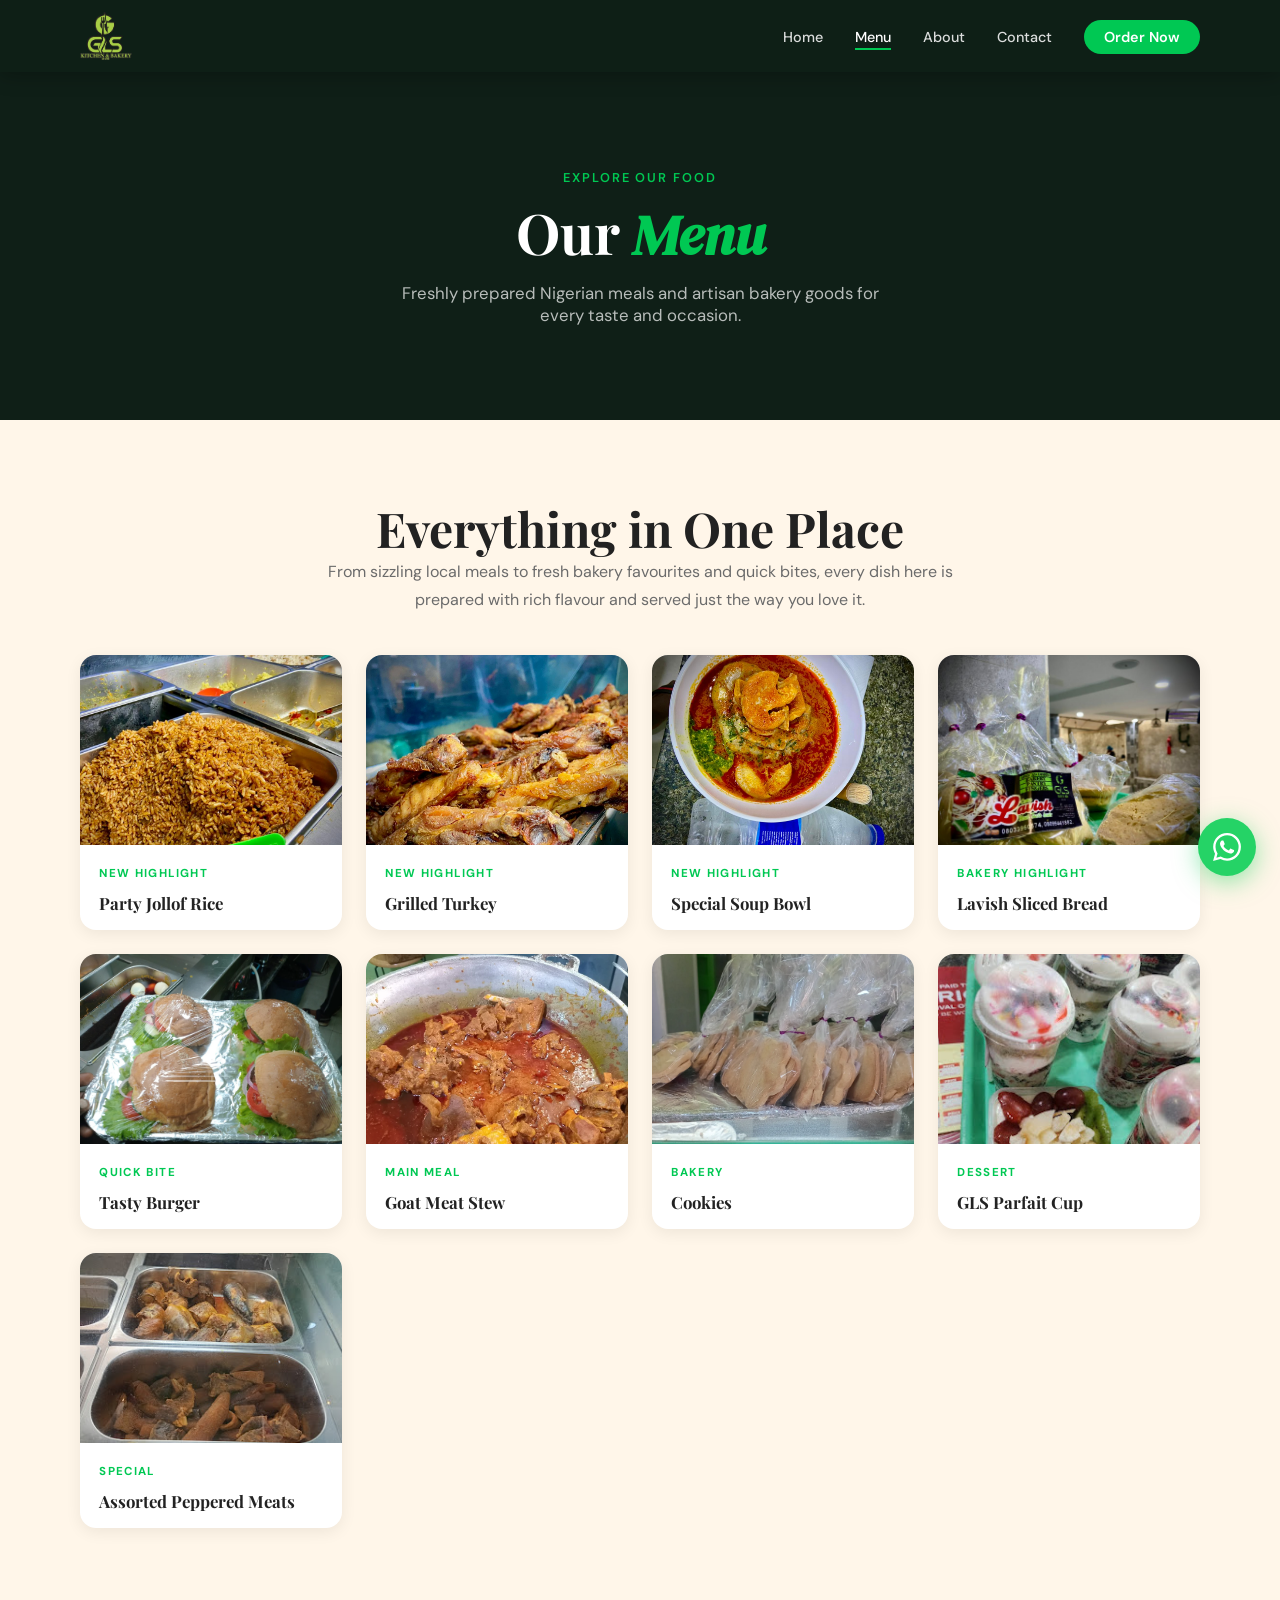
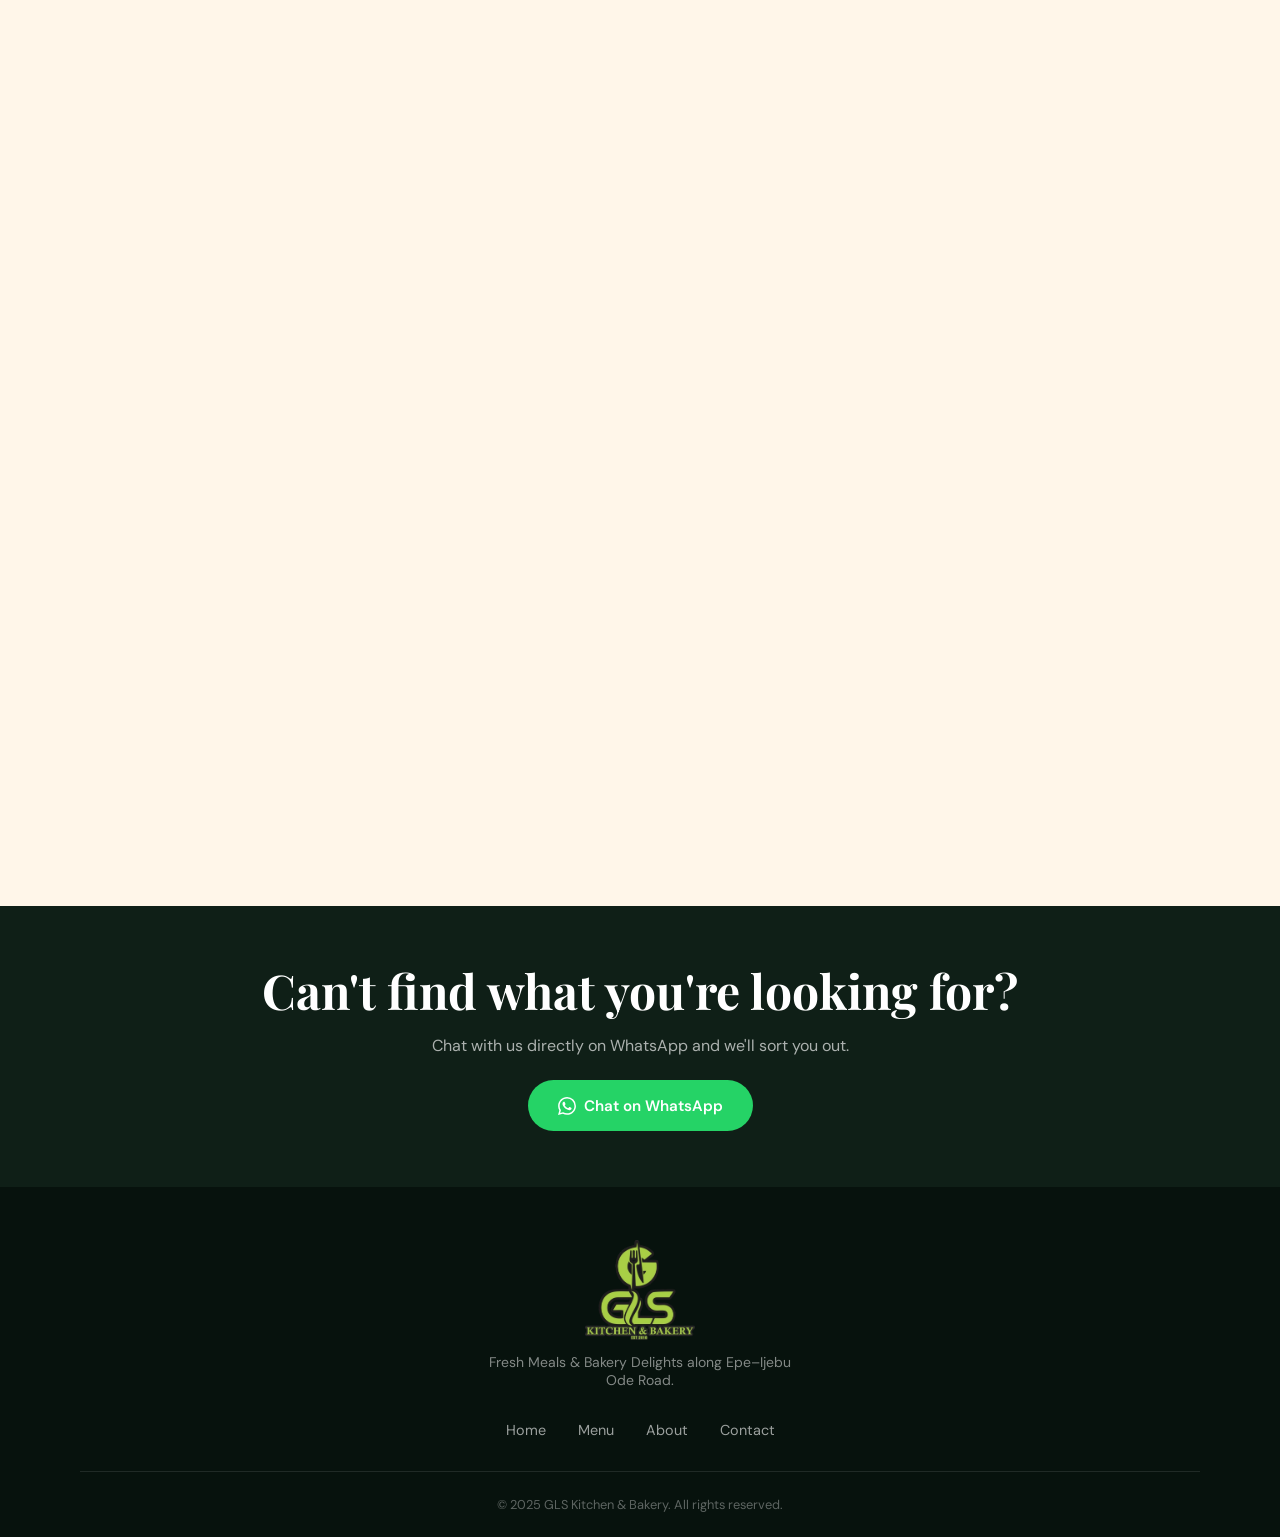
<file: menu.html>
﻿<!DOCTYPE html>
<html lang="en">
<head>
  <meta charset="UTF-8" />
  <meta name="viewport" content="width=device-width, initial-scale=1.0" />
  <link rel="icon" type="image/png" href="images/gls_logo-removebg-preview.png" />
  <link rel="apple-touch-icon" href="images/gls_logo-removebg-preview.png" />
  <title>Menu — GLS Kitchen & Bakery</title>
  <link rel="preconnect" href="https://fonts.googleapis.com" />
  <link rel="preconnect" href="https://fonts.gstatic.com" crossorigin />
  <link href="https://fonts.googleapis.com/css2?family=Playfair+Display:ital,wght@0,700;0,900;1,700&family=DM+Sans:wght@300;400;500;600&family=DM+Serif+Display:ital@0;1&display=swap" rel="stylesheet" />
  <style>
/* ============================================================
   GLS Kitchen & Bakery — Main Stylesheet
   ============================================================ */

:root {
  --green: #00C853;
  --green-mid: #4CAF50;
  --dark: #0F1F17;
  --dark2: #162c1e;
  --warm: #FFF6E9;
  --warm2: #FFF0D6;
  --text: #222222;
  --muted: #6B6B6B;
  --white: #ffffff;
  --wa: #25D366;
  --card-radius: 16px;
  --nav-h: 72px;
  --transition: 0.3s cubic-bezier(0.4, 0, 0.2, 1);
}

*, *::before, *::after { box-sizing: border-box; margin: 0; padding: 0; }

html { scroll-behavior: smooth; font-size: 16px; }

body {
  font-family: 'DM Sans', sans-serif;
  color: var(--text);
  background: var(--white);
  overflow-x: hidden;
}

img { display: block; width: 100%; height: 100%; object-fit: cover; }
a { text-decoration: none; color: inherit; }

/* -- TYPOGRAPHY -------------------------------------------- */
h1, h2, h3 { font-family: 'Playfair Display', serif; line-height: 1.2; }
h2 { font-size: clamp(2rem, 5vw, 3rem); }
h3 { font-size: 1.25rem; }
em { font-family: 'DM Serif Display', serif; font-style: italic; color: var(--green); }

.container {
  width: min(100%, 1160px);
  margin-inline: auto;
  padding-inline: 1.25rem;
}

/* -- BUTTONS ------------------------------------------------ */
.btn {
  display: inline-flex;
  align-items: center;
  gap: 0.5rem;
  padding: 0.85rem 1.75rem;
  border-radius: 50px;
  font-family: 'DM Sans', sans-serif;
  font-weight: 600;
  font-size: 0.95rem;
  transition: all var(--transition);
  cursor: pointer;
  border: 2px solid transparent;
}
.btn-primary {
  background: var(--green);
  color: var(--white);
}
.btn-primary:hover { background: #00a844; transform: translateY(-2px); box-shadow: 0 8px 24px rgba(0,200,83,0.35); }
.btn-whatsapp {
  background: var(--wa);
  color: var(--white);
}
.btn-whatsapp:hover { background: #1aad54; transform: translateY(-2px); box-shadow: 0 8px 24px rgba(37,211,102,0.4); }
.btn-outline {
  background: transparent;
  color: var(--green);
  border-color: var(--green);
}
.btn-outline:hover { background: var(--green); color: var(--white); transform: translateY(-2px); }

/* -- NAVBAR ------------------------------------------------- */
.navbar {
  position: fixed;
  top: 0; left: 0; right: 0;
  z-index: 1000;
  height: var(--nav-h);
  background: transparent;
  transition: background var(--transition), box-shadow var(--transition);
}
.navbar.scrolled {
  background: rgba(15,31,23,0.97);
  box-shadow: 0 2px 20px rgba(0,0,0,0.3);
  backdrop-filter: blur(12px);
}
.nav-inner {
  display: flex;
  align-items: center;
  justify-content: space-between;
  height: 100%;
  padding-inline: 1.25rem;
  max-width: 1160px;
  margin-inline: auto;
}
.logo {
  display: flex;
  align-items: center;
  gap: 0.5rem;
  color: var(--white);
}
.logo .logo-img { width: 52px; height: 52px; object-fit: contain; display: block; }

.nav-links {
  display: flex;
  align-items: center;
  gap: 2rem;
  list-style: none;
}
.nav-links a {
  color: rgba(255,255,255,0.85);
  font-size: 0.9rem;
  font-weight: 500;
  transition: color var(--transition);
  position: relative;
}
.nav-links a::after {
  content: '';
  position: absolute;
  bottom: -4px; left: 0;
  width: 0; height: 2px;
  background: var(--green);
  transition: width var(--transition);
}
.nav-links a:hover, .nav-links a.active { color: var(--white); }
.nav-links a:hover::after, .nav-links a.active::after { width: 100%; }
.nav-cta {
  background: var(--green) !important;
  color: var(--white) !important;
  padding: 0.5rem 1.25rem;
  border-radius: 50px;
  font-weight: 600 !important;
}
.nav-cta::after { display: none !important; }
.nav-cta:hover { background: #00a844 !important; transform: translateY(-1px); }

.hamburger {
  display: none;
  flex-direction: column;
  justify-content: center;
  align-items: center;
  gap: 5px;
  background: rgba(255,255,255,0.1);
  border: 1px solid rgba(255,255,255,0.2);
  border-radius: 8px;
  cursor: pointer;
  padding: 0.5rem 0.6rem;
  width: 42px;
  height: 42px;
  flex-shrink: 0;
  z-index: 1100;
  position: relative;
}
.hamburger span {
  display: block;
  width: 22px; height: 2px;
  background: var(--white);
  border-radius: 2px;
  transition: all 0.35s cubic-bezier(0.4, 0, 0.2, 1);
  transform-origin: center;
}
.hamburger.open { background: rgba(0,200,83,0.15); border-color: rgba(0,200,83,0.4); }
.hamburger.open span:nth-child(1) { transform: translateY(7px) rotate(45deg); }
.hamburger.open span:nth-child(2) { opacity: 0; transform: scaleX(0); }
.hamburger.open span:nth-child(3) { transform: translateY(-7px) rotate(-45deg); }

/* -- HERO --------------------------------------------------- */
.hero {
  position: relative;
  height: 100svh;
  min-height: 620px;
  display: flex;
  align-items: center;
  justify-content: center;
  text-align: center;
  overflow: hidden;
}
.hero-bg { position: absolute; inset: 0; }
.hero-img { width: 100%; height: 100%; object-fit: cover; transform: scale(1.05); animation: heroZoom 12s ease-in-out infinite alternate; }
@keyframes heroZoom {
  from { transform: scale(1.05); }
  to   { transform: scale(1.12); }
}
.hero-overlay {
  position: absolute; inset: 0;
  background: rgba(15,31,23,0.6);
}
.hero-content {
  position: relative;
  z-index: 2;
  color: var(--white);
  padding: 0 1rem;
  max-width: 780px;
}
.hero-badge {
  display: inline-flex;
  align-items: center;
  gap: 0.5rem;
  background: rgba(255,255,255,0.12);
  border: 1px solid rgba(255,255,255,0.25);
  backdrop-filter: blur(8px);
  padding: 0.4rem 1rem;
  border-radius: 50px;
  font-size: 0.82rem;
  font-weight: 500;
  margin-bottom: 1.5rem;
  animation: fadeDown 0.8s ease both;
}
.stars { color: #FFD700; letter-spacing: 1px; }
.hero-title {
  font-family: 'Playfair Display', serif;
  font-size: clamp(3rem, 10vw, 6.5rem);
  font-weight: 900;
  line-height: 1;
  margin-bottom: 1rem;
  animation: fadeDown 0.8s 0.2s ease both;
}
.hero-title em {
  font-family: 'DM Serif Display', serif;
  font-style: italic;
  color: var(--green);
}
.hero-tagline {
  font-size: clamp(1rem, 2.5vw, 1.35rem);
  font-weight: 300;
  letter-spacing: 0.06em;
  opacity: 0.85;
  margin-bottom: 2.5rem;
  animation: fadeDown 0.8s 0.4s ease both;
}
.hero-actions {
  display: flex;
  flex-wrap: wrap;
  gap: 1rem;
  justify-content: center;
  animation: fadeDown 0.8s 0.6s ease both;
}

.hero-scroll {
  position: absolute;
  bottom: 2rem; left: 50%;
  transform: translateX(-50%);
  display: flex; flex-direction: column; align-items: center;
  gap: 0.5rem; color: rgba(255,255,255,0.6);
  font-size: 0.75rem; letter-spacing: 0.1em;
  z-index: 2;
}
.scroll-line {
  width: 1px; height: 40px;
  background: linear-gradient(to bottom, rgba(255,255,255,0.6), transparent);
  animation: scrollPulse 2s ease-in-out infinite;
}
@keyframes scrollPulse {
  0%,100% { opacity: 1; transform: scaleY(1); }
  50% { opacity: 0.4; transform: scaleY(0.6); }
}

/* -- SECTIONS ----------------------------------------------- */
.section { padding: 5rem 0; }
.section-header {
  text-align: center;
  margin-bottom: 3rem;
}
.section-label {
  display: inline-block;
  font-size: 0.8rem;
  font-weight: 600;
  letter-spacing: 0.15em;
  text-transform: uppercase;
  color: var(--green);
  margin-bottom: 0.75rem;
}
.section-header h2 { margin-bottom: 1rem; }
.section-header p { color: var(--muted); max-width: 520px; margin-inline: auto; font-size: 1.05rem; }

/* -- POPULAR DISHES ----------------------------------------- */
.popular { background: var(--warm); }
.dishes-grid {
  display: grid;
  grid-template-columns: repeat(auto-fill, minmax(260px, 1fr));
  gap: 1.5rem;
}
.dish-card {
  background: var(--white);
  border-radius: var(--card-radius);
  overflow: hidden;
  box-shadow: 0 4px 20px rgba(0,0,0,0.08);
  transition: transform var(--transition), box-shadow var(--transition);
}
.dish-card:hover { transform: translateY(-6px); box-shadow: 0 12px 36px rgba(0,0,0,0.14); }
.dish-img-wrap {
  position: relative;
  height: 200px;
  overflow: hidden;
}
.dish-img-wrap img { transition: transform 0.5s ease; }
.dish-card:hover .dish-img-wrap img { transform: scale(1.07); }
.dish-tag {
  position: absolute;
  top: 0.75rem; left: 0.75rem;
  background: var(--green);
  color: var(--white);
  font-size: 0.7rem;
  font-weight: 700;
  letter-spacing: 0.06em;
  padding: 0.25rem 0.7rem;
  border-radius: 50px;
  text-transform: uppercase;
}
.dish-info { padding: 1.25rem; }
.dish-info h3 { margin-bottom: 0.4rem; font-size: 1.1rem; }
.dish-info p { color: var(--muted); font-size: 0.875rem; line-height: 1.6; margin-bottom: 1rem; }
.dish-footer { display: flex; align-items: center; justify-content: space-between; }
.price { font-size: 1.15rem; font-weight: 700; color: var(--green); }
.order-btn {
  background: var(--dark);
  color: var(--white);
  padding: 0.45rem 1rem;
  border-radius: 50px;
  font-size: 0.82rem;
  font-weight: 600;
  transition: all var(--transition);
}
.order-btn:hover { background: var(--green); }

.section-cta { text-align: center; margin-top: 2.5rem; }

/* -- ABOUT PREVIEW ------------------------------------------ */
.about-preview { background: var(--white); overflow: hidden; }
.about-grid {
  display: grid;
  grid-template-columns: 1fr 1fr;
  gap: 4rem;
  align-items: center;
}
.about-img-stack {
  position: relative;
  border-radius: var(--card-radius);
  overflow: hidden;
  aspect-ratio: 4/5;
  box-shadow: 0 20px 60px rgba(0,0,0,0.18);
}
.about-img-main { width: 100%; height: 100%; }
.about-img-badge {
  position: absolute;
  bottom: 1.5rem; right: -1rem;
  background: var(--green);
  color: var(--white);
  padding: 1rem 1.5rem;
  border-radius: 12px;
  text-align: center;
  box-shadow: 0 8px 24px rgba(0,200,83,0.4);
}
.badge-num { display: block; font-family: 'Playfair Display', serif; font-size: 1.8rem; font-weight: 900; line-height: 1; }
.badge-label { font-size: 0.75rem; opacity: 0.9; }
.about-text-col h2 { margin-bottom: 1rem; }
.about-text-col p { color: var(--muted); line-height: 1.8; margin-bottom: 1rem; }
.about-text-col .btn { margin-top: 0.5rem; }

/* -- INFO STRIP --------------------------------------------- */
.info-strip {
  background: var(--dark);
  color: var(--white);
  padding: 3.5rem 0;
}
.info-strip-grid {
  display: flex;
  flex-wrap: wrap;
  gap: 2rem;
  justify-content: center;
  align-items: flex-start;
}
.info-card { text-align: center; flex: 1; min-width: 200px; }
.info-icon { font-size: 2rem; margin-bottom: 0.75rem; }
.info-card h4 { font-family: 'Playfair Display', serif; font-size: 1.1rem; margin-bottom: 0.5rem; color: var(--green); }
.info-card p { font-size: 0.9rem; opacity: 0.75; line-height: 1.7; }
.info-divider { width: 1px; background: rgba(255,255,255,0.12); align-self: stretch; min-height: 80px; }

/* -- FOOTER ------------------------------------------------- */
.footer {
  background: #07120d;
  color: var(--white);
  padding: 3rem 0 1.5rem;
}
.footer-inner { display: flex; flex-direction: column; align-items: center; gap: 2rem; text-align: center; }
.footer-brand { display: flex; flex-direction: column; align-items: center; gap: 0.5rem; }
.footer-brand .logo-img { width: 110px; height: 110px; object-fit: contain; display: block; }
.footer-brand p { color: rgba(255,255,255,0.5); font-size: 0.875rem; max-width: 320px; }
.footer-links { display: flex; gap: 2rem; flex-wrap: wrap; justify-content: center; }
.footer-links a { color: rgba(255,255,255,0.6); font-size: 0.9rem; transition: color var(--transition); }
.footer-links a:hover { color: var(--green); }
.footer-bottom { border-top: 1px solid rgba(255,255,255,0.1); width: 100%; padding-top: 1.5rem; }
.footer-bottom p { color: rgba(255,255,255,0.35); font-size: 0.8rem; }

/* -- WHATSAPP FLOAT ----------------------------------------- */
.wa-float {
  position: fixed;
  bottom: 1.5rem; right: 1.5rem;
  width: 58px; height: 58px;
  border-radius: 50%;
  background: var(--wa);
  display: flex; align-items: center; justify-content: center;
  box-shadow: 0 6px 24px rgba(37,211,102,0.5);
  z-index: 999;
  transition: transform var(--transition), box-shadow var(--transition);
  animation: waPulse 2.5s ease infinite;
}
.wa-float:hover { transform: scale(1.12); box-shadow: 0 10px 32px rgba(37,211,102,0.65); }
@keyframes waPulse {
  0%,100% { box-shadow: 0 6px 24px rgba(37,211,102,0.5); }
  50%      { box-shadow: 0 6px 36px rgba(37,211,102,0.75); }
}

/* -- PAGE HERO (inner pages) -------------------------------- */
.page-hero {
  position: relative;
  padding: calc(var(--nav-h) + 3rem) 0 3rem;
  background: var(--dark);
  color: var(--white);
  text-align: center;
  min-height: 420px;
  display: flex;
  align-items: center;
  justify-content: center;
}
.page-hero h1 { font-size: clamp(2rem, 6vw, 3.5rem); margin-bottom: 0.75rem; }
.page-hero p { opacity: 0.7; font-size: 1.05rem; max-width: 480px; margin-inline: auto; }

/* -- MENU PAGE ---------------------------------------------- */
.menu-page { background: var(--warm); }
.menu-grid {
  display: grid;
  grid-template-columns: repeat(auto-fill, minmax(260px, 1fr));
  gap: 1.5rem;
}
.menu-card {
  background: var(--white);
  border-radius: var(--card-radius);
  overflow: hidden;
  box-shadow: 0 4px 16px rgba(0,0,0,0.07);
  transition: transform var(--transition), box-shadow var(--transition);
}
.menu-card:hover { transform: translateY(-5px); box-shadow: 0 12px 32px rgba(0,0,0,0.13); }
.menu-card-img { height: 190px; overflow: hidden; }
.menu-card-img img { transition: transform 0.5s ease; }
.menu-card:hover .menu-card-img img { transform: scale(1.07); }
.menu-card-body { padding: 1rem 1.2rem; }
.menu-card-body h3 { font-size: 1.05rem; margin-bottom: 0; line-height: 1.35; }
.menu-card-kicker {
  display: inline-block;
  margin-bottom: 0.65rem;
  font-size: 0.72rem;
  font-weight: 700;
  letter-spacing: 0.12em;
  text-transform: uppercase;
  color: var(--green);
}
.menu-intro {
  text-align: center;
  max-width: 680px;
  margin: 0 auto 2.5rem;
}
.menu-intro p {
  color: var(--muted);
  line-height: 1.8;
}
.menu-card-img img.pizza-focus {
  object-fit: cover;
  object-position: center 22%;
}

/* -- ABOUT PAGE --------------------------------------------- */
.about-story { background: var(--white); }
.about-story-grid {
  display: grid;
  grid-template-columns: 1fr 1fr;
  gap: 3.5rem;
  align-items: start;
}
.story-img { border-radius: var(--card-radius); overflow: hidden; aspect-ratio: 4/3; box-shadow: 0 16px 48px rgba(0,0,0,0.14); }
.story-text h2 { margin-bottom: 1.25rem; }
.story-text p { color: var(--muted); line-height: 1.9; margin-bottom: 1rem; }
.values-grid {
  display: grid;
  grid-template-columns: repeat(auto-fill, minmax(200px, 1fr));
  gap: 1.5rem;
  margin-top: 2rem;
}
.value-card {
  background: var(--warm);
  border-radius: 12px;
  padding: 1.5rem;
  text-align: center;
}
.value-icon { font-size: 2rem; margin-bottom: 0.75rem; }
.value-card h4 { font-family: 'Playfair Display', serif; font-size: 1rem; margin-bottom: 0.4rem; color: var(--dark); }
.value-card p { color: var(--muted); font-size: 0.82rem; line-height: 1.6; }

/* -- CONTACT PAGE ------------------------------------------- */
.contact-page { background: var(--warm); }
.contact-grid {
  display: grid;
  grid-template-columns: 1fr 1fr;
  gap: 2.5rem;
  align-items: start;
}
.contact-info { display: flex; flex-direction: column; gap: 1.5rem; }
.contact-block {
  background: var(--white);
  border-radius: var(--card-radius);
  padding: 1.5rem;
  box-shadow: 0 4px 16px rgba(0,0,0,0.06);
}
.contact-block-icon { font-size: 1.75rem; margin-bottom: 0.75rem; }
.contact-block h4 { font-family: 'Playfair Display', serif; font-size: 1.1rem; margin-bottom: 0.5rem; color: var(--dark); }
.contact-block p { color: var(--muted); font-size: 0.9rem; line-height: 1.7; }
.contact-block a { color: var(--green); font-weight: 600; }
.map-wrap {
  border-radius: var(--card-radius);
  overflow: hidden;
  box-shadow: 0 8px 32px rgba(0,0,0,0.12);
  height: 100%;
  min-height: 420px;
}
.map-wrap iframe { width: 100%; height: 100%; min-height: 420px; border: none; display: block; }
.contact-ctas { display: flex; flex-wrap: wrap; gap: 1rem; margin-top: 0.5rem; }

/* Backdrop hidden on desktop */
.nav-backdrop { display: none; }

/* -- AOS ANIMATIONS ----------------------------------------- */
[data-aos] {
  opacity: 0;
  transform: translateY(28px);
  transition: opacity 0.7s ease, transform 0.7s ease;
}
[data-aos].aos-in {
  opacity: 1;
  transform: none;
}

@keyframes fadeDown {
  from { opacity: 0; transform: translateY(-20px); }
  to   { opacity: 1; transform: none; }
}

/* -- RESPONSIVE --------------------------------------------- */
@media (max-width: 900px) {
  .about-grid, .about-story-grid, .contact-grid { grid-template-columns: 1fr; }
  .about-img-badge { right: 1rem; }
  .info-divider { display: none; }
}

@media (max-width: 768px) {
  /* Show hamburger */
  .hamburger { display: flex; }
  .navbar.scrolled { backdrop-filter: none; }

  /* Mobile nav drawer - slides in from right */
  .nav-links {
    position: fixed;
    top: 0; right: 0;
    width: min(80vw, 300px);
    height: 100dvh;
    background: var(--dark2);
    border-left: 1px solid rgba(0,200,83,0.15);
    flex-direction: column;
    justify-content: flex-start;
    align-items: stretch;
    gap: 0;
    padding: calc(var(--nav-h) + 1.5rem) 0 2rem;
    list-style: none;
    transform: translateX(100%);
    transition: transform 0.38s cubic-bezier(0.4, 0, 0.2, 1);
    z-index: 1050;
    box-shadow: -8px 0 40px rgba(0,0,0,0.4);
    overflow-y: auto;
  }
  .nav-links.open { transform: translateX(0); }

  /* Individual link rows */
  .nav-links li { border-bottom: 1px solid rgba(255,255,255,0.06); }
  .nav-links a {
    display: block;
    padding: 1rem 1.75rem;
    font-size: 1rem;
    font-weight: 500;
    color: rgba(255,255,255,0.82);
    transition: color var(--transition), background var(--transition), padding-left var(--transition);
  }
  .nav-links a:hover,
  .nav-links a.active {
    color: var(--white);
    background: rgba(0,200,83,0.08);
    padding-left: 2.25rem;
  }
  .nav-links a::after { display: none; }

  /* Order Now CTA inside drawer */
  .nav-links li:last-child { border-bottom: none; padding: 1.5rem 1.75rem 0; }
  .nav-cta {
    display: block !important;
    text-align: center;
    background: var(--green) !important;
    color: var(--white) !important;
    border-radius: 50px;
    padding: 0.85rem 1.5rem !important;
    font-size: 0.95rem !important;
    font-weight: 700 !important;
    transform: none !important;
  }
  .nav-cta:hover { background: #00a844 !important; padding-left: 1.5rem !important; }

  /* Backdrop */
  .nav-backdrop {
    display: block;
    position: fixed;
    inset: 0;
    background: rgba(0,0,0,0.55);
    backdrop-filter: none;
    z-index: 990;
    opacity: 0;
    pointer-events: none;
    transition: opacity 0.38s ease;
  }
  .nav-backdrop.open { opacity: 1; pointer-events: all; }

  /* Page layout */
  .hero-title { font-size: clamp(2.5rem, 12vw, 4rem); }
  .hero-actions { flex-direction: column; align-items: center; }
  .section { padding: 3.5rem 0; }
  .about-grid { gap: 2rem; }
  .about-text-col { order: -1; }
}

@media (max-width: 480px) {
  .dishes-grid { grid-template-columns: 1fr; }
  .menu-grid { grid-template-columns: repeat(2, minmax(0, 1fr)); gap: 1rem; }
  .menu-card-img { height: 130px; }
  .menu-card-body { padding: 0.8rem; }
  .menu-card-body h3 { font-size: 0.95rem; line-height: 1.3; }
  .menu-card-kicker { font-size: 0.62rem; letter-spacing: 0.09em; margin-bottom: 0.45rem; }
  .values-grid { grid-template-columns: 1fr 1fr; }
  .nav-links { width: 100%; border-left: none; }
}

  </style>
</head>
<body>

  <nav class="navbar scrolled" id="navbar">
    <div class="nav-inner">
      <a href="index.html" class="logo">
        <img src="images/gls logo.png" alt="GLS Kitchen &amp; Bakery logo" class="logo-img" />
      </a>
      <button class="hamburger" id="hamburger" aria-label="Toggle menu">
        <span></span><span></span><span></span>
      </button>
      <ul class="nav-links" id="navLinks">
        <li><a href="index.html">Home</a></li>
        <li><a href="menu.html" class="active">Menu</a></li>
        <li><a href="about.html">About</a></li>
        <li><a href="contact.html">Contact</a></li>
        <li><a href="https://wa.me/2348105615458" class="nav-cta" target="_blank">Order Now</a></li>
      </ul>
    </div>
  </nav>

  <section class="page-hero">
    <div class="container">
      <span class="section-label">Explore Our Food</span>
      <h1>Our <em>Menu</em></h1>
      <p>Freshly prepared Nigerian meals and artisan bakery goods for every taste and occasion.</p>
    </div>
  </section>

  <section class="section menu-page">
    <div class="container">
      <div class="menu-intro" data-aos>
        <h2>Everything in One Place</h2>
        <p>From sizzling local meals to fresh bakery favourites and quick bites, every dish here is prepared with rich flavour and served just the way you love it.</p>
      </div>

      <div class="menu-grid">
        <div class="menu-card" data-aos>
          <div class="menu-card-img">
            <img src="images/WhatsApp Image 2026-03-25 at 12.46.53 PM (2).jpeg" alt="Fresh jollof rice" loading="lazy" />
          </div>
          <div class="menu-card-body">
            <span class="menu-card-kicker">New Highlight</span>
            <h3>Party Jollof Rice</h3>
          </div>
        </div>
        <div class="menu-card" data-aos>
          <div class="menu-card-img">
            <img src="images/WhatsApp Image 2026-03-25 at 12.46.53 PM (3).jpeg" alt="Grilled turkey pieces" loading="lazy" />
          </div>
          <div class="menu-card-body">
            <span class="menu-card-kicker">New Highlight</span>
            <h3>Grilled Turkey</h3>
          </div>
        </div>
        <div class="menu-card" data-aos>
          <div class="menu-card-img">
            <img src="images/WhatsApp Image 2026-03-25 at 12.46.53 PM (1).jpeg" alt="Special meal bowl served with bottled water" loading="lazy" />
          </div>
          <div class="menu-card-body">
            <span class="menu-card-kicker">New Highlight</span>
            <h3>Special Soup Bowl</h3>
          </div>
        </div>
        <div class="menu-card" data-aos>
          <div class="menu-card-img">
            <img src="images/WhatsApp Image 2026-03-25 at 12.46.54 PM.jpeg" alt="Packaged lavish bread" loading="lazy" />
          </div>
          <div class="menu-card-body">
            <span class="menu-card-kicker">Bakery Highlight</span>
            <h3>Lavish Sliced Bread</h3>
          </div>
        </div>
    
        <div class="menu-card" data-aos>
          <div class="menu-card-img">
            <img src="images/burger.webp" alt="GLS Burger" loading="lazy" />
          </div>
          <div class="menu-card-body">
            <span class="menu-card-kicker">Quick Bite</span>
            <h3>Tasty Burger</h3>
          </div>
        </div>
        <div class="menu-card" data-aos>
          <div class="menu-card-img">
            <img src="images/stew.webp" alt="Nigerian Tomato Stew" loading="lazy" />
          </div>
          <div class="menu-card-body">
            <span class="menu-card-kicker">Main Meal</span>
            <h3>Goat Meat Stew</h3>
          </div>
        </div>
        <div class="menu-card" data-aos>
          <div class="menu-card-img">
            <img src="images/meatpie.webp" alt="GLS Meat Pie" loading="lazy" />
          </div>
          <div class="menu-card-body">
            <span class="menu-card-kicker">Bakery</span>
            <h3>Cookies</h3>
          </div>
        </div>
        <div class="menu-card" data-aos>
          <div class="menu-card-img">
            <img src="images/parfait.jpg" alt="GLS Parfait Cup" loading="lazy" />
          </div>
          <div class="menu-card-body">
            <span class="menu-card-kicker">Dessert</span>
            <h3>GLS Parfait Cup</h3>
          </div>
        </div>
        <div class="menu-card" data-aos>
          <div class="menu-card-img">
            <img src="images/servefood.jpg" alt="Assorted Peppered Meats" loading="lazy" />
          </div>
          <div class="menu-card-body">
            <span class="menu-card-kicker">Special</span>
            <h3>Assorted Peppered Meats</h3>
          </div>
        </div>
        <div class="menu-card" data-aos>
          <div class="menu-card-img">
            <img src="images/fried_rice.webp" alt="GLS Fried Rice Special" loading="lazy" />
          </div>
          <div class="menu-card-body">
            <span class="menu-card-kicker">Main Meal</span>
            <h3>Fried Rice Special</h3>
          </div>
        </div>
        <div class="menu-card" data-aos>
          <div class="menu-card-img">
            <img src="images/bread.webp" alt="Freshly baked bread" loading="lazy" />
          </div>
          <div class="menu-card-body">
            <span class="menu-card-kicker">Bakery</span>
            <h3>Freshly Baked Bread</h3>
          </div>
        </div>
    
        <div class="menu-card" data-aos>
          <div class="menu-card-img">
            <img src="images/omi_obe.webp" alt="Fish in Tomato Sauce" loading="lazy" />
          </div>
          <div class="menu-card-body">
            <span class="menu-card-kicker">Main Meal</span>
            <h3>Omi Obe (Fish Stew)</h3>
          </div>
       
        </div>
        <div class="menu-card" data-aos>
          <div class="menu-card-img">
            <img src="images/fish.webp" alt="Peppered Fish" loading="lazy" />
          </div>
          <div class="menu-card-body">
            <span class="menu-card-kicker">Special</span>
            <h3>Peppered Fish</h3>
          </div>
        </div>
        <div class="menu-card" data-aos>
          <div class="menu-card-img">
            <img src="images/fufu.webp" alt="Fufu and Eba" loading="lazy" />
          </div>
          <div class="menu-card-body">
            <span class="menu-card-kicker">Main Meal</span>
            <h3>Swallow Varieties</h3>
          </div>
        </div>
      
        <div class="menu-card" data-aos>
          <div class="menu-card-img">
            <img src="images/packoffood.jpg" alt="GLS Catering Pack" loading="lazy" />
          </div>
          <div class="menu-card-body">
            <span class="menu-card-kicker">Bulk Order</span>
            <h3>Food Packs</h3>
          </div>
        </div>

        <div class="menu-card" data-aos>
          <div class="menu-card-img">
            <img src="images/vegetable soup.jpeg" alt="Vegetable soup in serving tray" loading="lazy" />
          </div>
          <div class="menu-card-body">
            <span class="menu-card-kicker">Soup Special</span>
            <h3>Vegetable Soup</h3>
          </div>
        </div>
        <div class="menu-card" data-aos>
          <div class="menu-card-img">
            <img src="images/meatpies2.jpeg" alt="Freshly baked meat pies on tray" loading="lazy" />
          </div>
          <div class="menu-card-body">
            <span class="menu-card-kicker">Bakery</span>
            <h3>Fresh Meat Pies</h3>
          </div>
        </div>
        <div class="menu-card" data-aos>
          <div class="menu-card-img">
            <img src="images/cakes.jpeg" alt="Celebration cakes" loading="lazy" />
          </div>
          <div class="menu-card-body">
            <span class="menu-card-kicker">Cake Studio</span>
            <h3>Celebration Cakes</h3>
          </div>
        </div>
        <div class="menu-card" data-aos>
          <div class="menu-card-img">
            <img src="images/Pizza.jpeg" alt="GLS special pizza" class="pizza-focus" loading="lazy" />
          </div>
          <div class="menu-card-body">
            <span class="menu-card-kicker">Quick Bite</span>
            <h3>GLS Special Pizza</h3>
          </div>
        </div>
        <div class="menu-card" data-aos>
          <div class="menu-card-img">
            <img src="images/Snacks.jpeg" alt="Assorted snacks platter" loading="lazy" />
          </div>
          <div class="menu-card-body">
            <span class="menu-card-kicker">Snack Combo</span>
            <h3>Assorted Snacks Tray</h3>
          </div>
        </div>
        <div class="menu-card" data-aos>
          <div class="menu-card-img">
            <img src="images/turkey.webp" alt="Roasted turkey serving" loading="lazy" />
          </div>
          <div class="menu-card-body">
            <span class="menu-card-kicker">Protein</span>
            <h3>Roasted Turkey Cut</h3>
          </div>
        </div>
      </div>
    </div>
  </section>

  <section class="info-strip">
    <div class="container" style="text-align:center">
      <h2 style="color:white;margin-bottom:1rem">Can't find what you're looking for?</h2>
      <p style="color:rgba(255,255,255,0.65);margin-bottom:1.5rem">Chat with us directly on WhatsApp and we'll sort you out.</p>
      <a href="https://wa.me/2348105615458" class="btn btn-whatsapp" target="_blank">
        <svg width="18" height="18" viewBox="0 0 24 24" fill="currentColor"><path d="M17.472 14.382c-.297-.149-1.758-.867-2.03-.967-.273-.099-.471-.148-.67.15-.197.297-.767.966-.94 1.164-.173.199-.347.223-.644.075-.297-.15-1.255-.463-2.39-1.475-.883-.788-1.48-1.761-1.653-2.059-.173-.297-.018-.458.13-.606.134-.133.298-.347.446-.52.149-.174.198-.298.298-.497.099-.198.05-.371-.025-.52-.075-.149-.669-1.612-.916-2.207-.242-.579-.487-.5-.669-.51-.173-.008-.371-.01-.57-.01-.198 0-.52.074-.792.372-.272.297-1.04 1.016-1.04 2.479 0 1.462 1.065 2.875 1.213 3.074.149.198 2.096 3.2 5.077 4.487.709.306 1.262.489 1.694.625.712.227 1.36.195 1.871.118.571-.085 1.758-.719 2.006-1.413.248-.694.248-1.289.173-1.413-.074-.124-.272-.198-.57-.347m-5.421 7.403h-.004a9.87 9.87 0 01-5.031-1.378l-.361-.214-3.741.982.998-3.648-.235-.374a9.86 9.86 0 01-1.51-5.26c.001-5.45 4.436-9.884 9.888-9.884 2.64 0 5.122 1.03 6.988 2.898a9.825 9.825 0 012.893 6.994c-.003 5.45-4.437 9.884-9.885 9.884m8.413-18.297A11.815 11.815 0 0012.05 0C5.495 0 .16 5.335.157 11.892c0 2.096.547 4.142 1.588 5.945L.057 24l6.305-1.654a11.882 11.882 0 005.683 1.448h.005c6.554 0 11.89-5.335 11.893-11.893a11.821 11.821 0 00-3.48-8.413z"/></svg>
        Chat on WhatsApp
      </a>
    </div>
  </section>

  <footer class="footer">
    <div class="container footer-inner">
      <div class="footer-brand">
        <img src="images/gls logo.png" alt="GLS Kitchen &amp; Bakery logo" class="logo-img" />
        <p>Fresh Meals &amp; Bakery Delights along Epe–Ijebu Ode Road.</p>
      </div>
      <div class="footer-links">
        <a href="index.html">Home</a>
        <a href="menu.html">Menu</a>
        <a href="about.html">About</a>
        <a href="contact.html">Contact</a>
      </div>
      <div class="footer-bottom">
        <p>© 2025 GLS Kitchen &amp; Bakery. All rights reserved.</p>
      </div>
    </div>
  </footer>

  <a href="https://wa.me/2348105615458" class="wa-float" target="_blank" aria-label="Chat on WhatsApp">
    <svg width="28" height="28" viewBox="0 0 24 24" fill="white"><path d="M17.472 14.382c-.297-.149-1.758-.867-2.03-.967-.273-.099-.471-.148-.67.15-.197.297-.767.966-.94 1.164-.173.199-.347.223-.644.075-.297-.15-1.255-.463-2.39-1.475-.883-.788-1.48-1.761-1.653-2.059-.173-.297-.018-.458.13-.606.134-.133.298-.347.446-.52.149-.174.198-.298.298-.497.099-.198.05-.371-.025-.52-.075-.149-.669-1.612-.916-2.207-.242-.579-.487-.5-.669-.51-.173-.008-.371-.01-.57-.01-.198 0-.52.074-.792.372-.272.297-1.04 1.016-1.04 2.479 0 1.462 1.065 2.875 1.213 3.074.149.198 2.096 3.2 5.077 4.487.709.306 1.262.489 1.694.625.712.227 1.36.195 1.871.118.571-.085 1.758-.719 2.006-1.413.248-.694.248-1.289.173-1.413-.074-.124-.272-.198-.57-.347m-5.421 7.403h-.004a9.87 9.87 0 01-5.031-1.378l-.361-.214-3.741.982.998-3.648-.235-.374a9.86 9.86 0 01-1.51-5.26c.001-5.45 4.436-9.884 9.888-9.884 2.64 0 5.122 1.03 6.988 2.898a9.825 9.825 0 012.893 6.994c-.003 5.45-4.437 9.884-9.885 9.884m8.413-18.297A11.815 11.815 0 0012.05 0C5.495 0 .16 5.335.157 11.892c0 2.096.547 4.142 1.588 5.945L.057 24l6.305-1.654a11.882 11.882 0 005.683 1.448h.005c6.554 0 11.89-5.335 11.893-11.893a11.821 11.821 0 00-3.48-8.413z"/></svg>
  </a>

  <script>
/* ============================================================
   GLS Kitchen & Bakery — Main JavaScript
   ============================================================ */

// -- NAVBAR SCROLL EFFECT --------------------------------------
const navbar = document.getElementById('navbar');
if (navbar) {
  const handleScroll = () => {
    if (window.scrollY > 60) {
      navbar.classList.add('scrolled');
    } else {
      // Only remove 'scrolled' on home page (hero page)
      if (!navbar.classList.contains('scrolled') || document.querySelector('.hero')) {
        navbar.classList.toggle('scrolled', window.scrollY > 60);
      }
    }
  };

  // Inner pages: always keep scrolled
  if (!document.querySelector('.hero')) {
    navbar.classList.add('scrolled');
  } else {
    window.addEventListener('scroll', handleScroll, { passive: true });
  }
}

// -- HAMBURGER MENU ---------------------------------------------
const hamburger = document.getElementById('hamburger');
const navLinks  = document.getElementById('navLinks');

// Inject backdrop element
const backdrop = document.createElement('div');
backdrop.className = 'nav-backdrop';
document.body.appendChild(backdrop);

function openMenu() {
  hamburger.classList.add('open');
  navLinks.classList.add('open');
  backdrop.classList.add('open');
  document.body.style.overflow = 'hidden';
  hamburger.setAttribute('aria-expanded', 'true');
}

function closeMenu() {
  hamburger.classList.remove('open');
  navLinks.classList.remove('open');
  backdrop.classList.remove('open');
  document.body.style.overflow = '';
  hamburger.setAttribute('aria-expanded', 'false');
}

if (hamburger && navLinks) {
  hamburger.setAttribute('aria-expanded', 'false');
  hamburger.setAttribute('aria-controls', 'navLinks');

  // Toggle on hamburger click
  hamburger.addEventListener('click', (e) => {
    e.stopPropagation();
    navLinks.classList.contains('open') ? closeMenu() : openMenu();
  });

  // Close on nav link click
  navLinks.querySelectorAll('a').forEach(link => {
    link.addEventListener('click', closeMenu);
  });

  // Close on backdrop click
  backdrop.addEventListener('click', closeMenu);

  // Close on Escape key
  document.addEventListener('keydown', (e) => {
    if (e.key === 'Escape' && navLinks.classList.contains('open')) closeMenu();
  });

  // Swipe left to close (touch devices)
  let touchStartX = 0;
  navLinks.addEventListener('touchstart', (e) => {
    touchStartX = e.touches[0].clientX;
  }, { passive: true });
  navLinks.addEventListener('touchend', (e) => {
    const dx = e.changedTouches[0].clientX - touchStartX;
    if (dx > 60) closeMenu(); // swipe right to close
  }, { passive: true });
}

// -- AOS (ANIMATE ON SCROLL) ------------------------------------
const aosObserver = new IntersectionObserver((entries) => {
  entries.forEach((entry, i) => {
    if (entry.isIntersecting) {
      // Stagger children inside grids
      const delay = entry.target.closest('.dishes-grid, .menu-grid, .values-grid')
        ? [...entry.target.parentElement.children].indexOf(entry.target) * 80
        : 0;
      setTimeout(() => {
        entry.target.classList.add('aos-in');
      }, delay);
      aosObserver.unobserve(entry.target);
    }
  });
}, { threshold: 0.12, rootMargin: '0px 0px -40px 0px' });

document.querySelectorAll('[data-aos]').forEach(el => aosObserver.observe(el));

// -- SMOOTH HERO PARALLAX ---------------------------------------
const heroImg = document.querySelector('.hero-img');
if (heroImg) {
  window.addEventListener('scroll', () => {
    const scrolled = window.scrollY;
    heroImg.style.transform = `scale(1.05) translateY(${scrolled * 0.25}px)`;
  }, { passive: true });
}

// -- WHATSAPP FLOAT TOOLTIP ------------------------------------
const waFloat = document.querySelector('.wa-float');
if (waFloat) {
  // Add tooltip on hover
  waFloat.setAttribute('title', 'Order on WhatsApp');
}

// -- ACTIVE NAV LINK --------------------------------------------
// Already set via class in HTML, but ensure via URL path match
(function() {
  const path = window.location.pathname.split('/').pop() || 'index.html';
  document.querySelectorAll('.nav-links a').forEach(link => {
    const href = link.getAttribute('href');
    if (href === path) {
      link.classList.add('active');
    } else {
      link.classList.remove('active');
    }
  });
})();

  </script>
</body>
</html>
</file>
